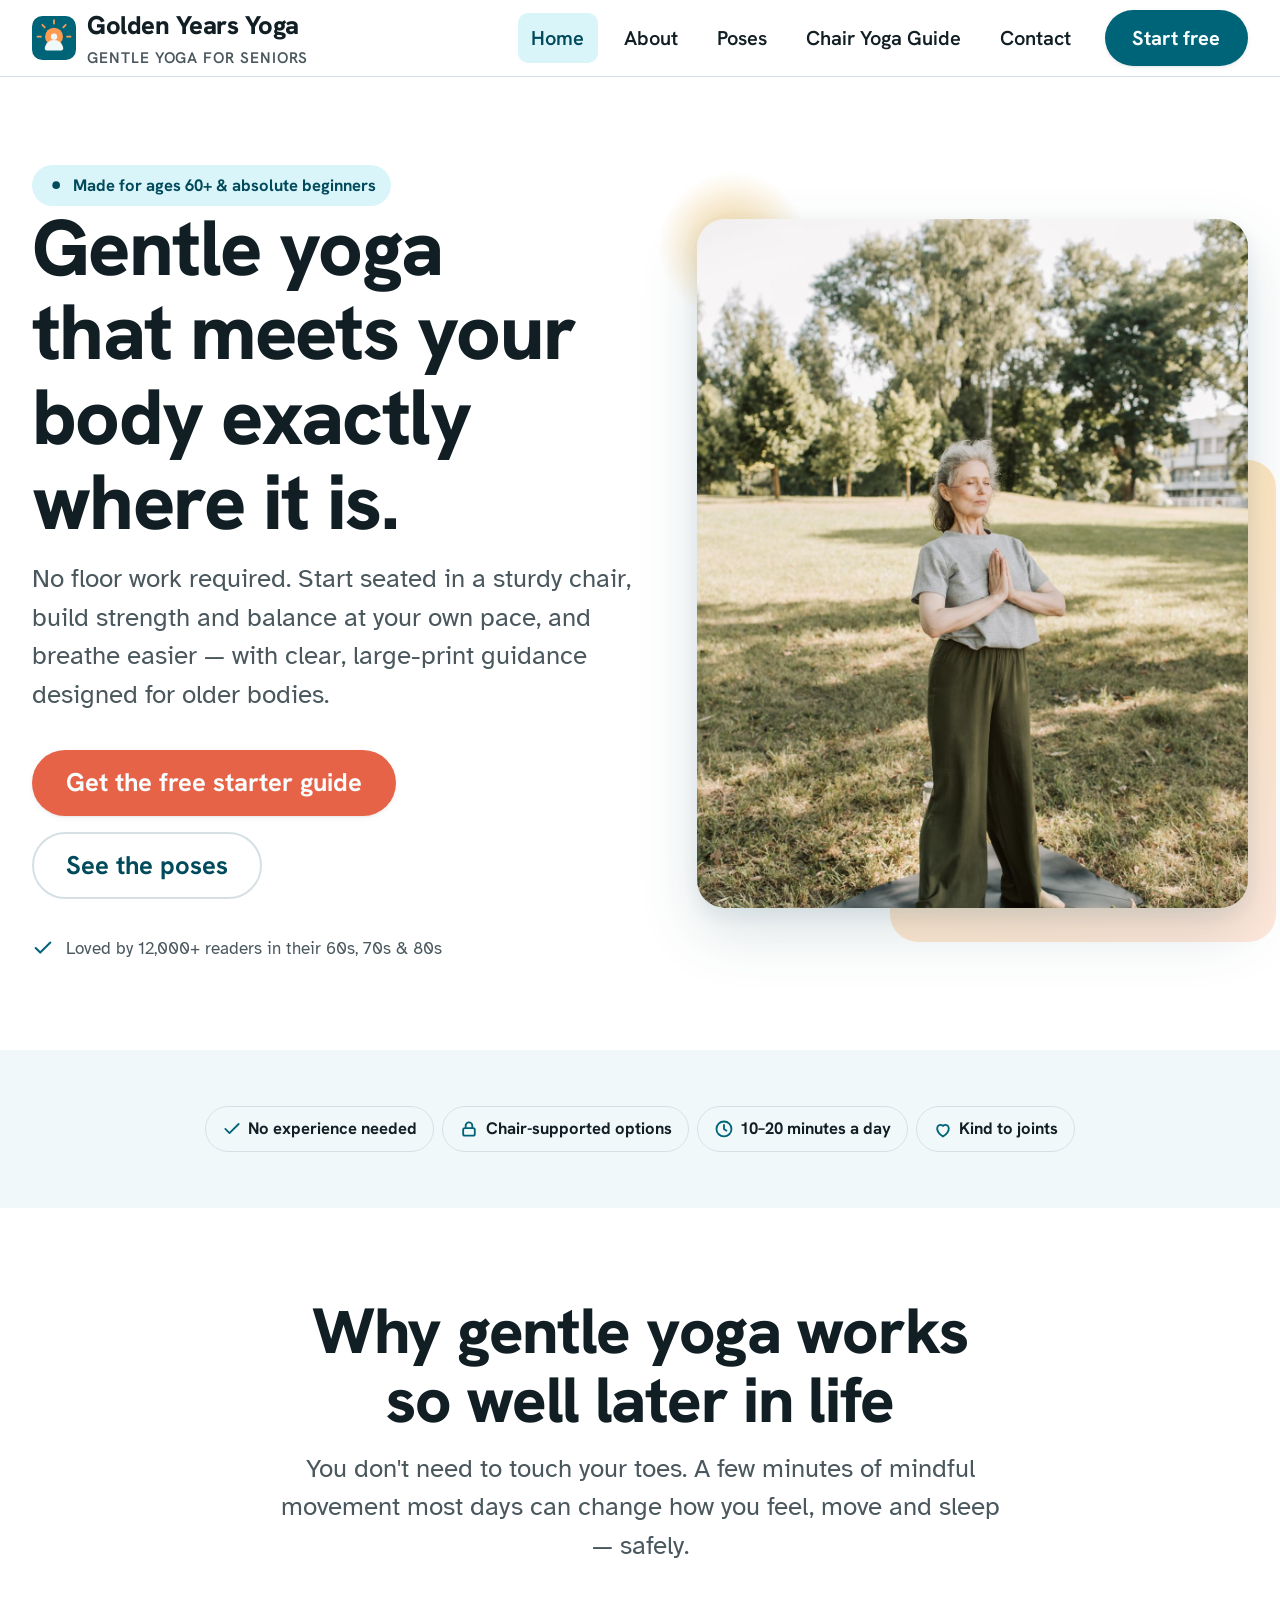
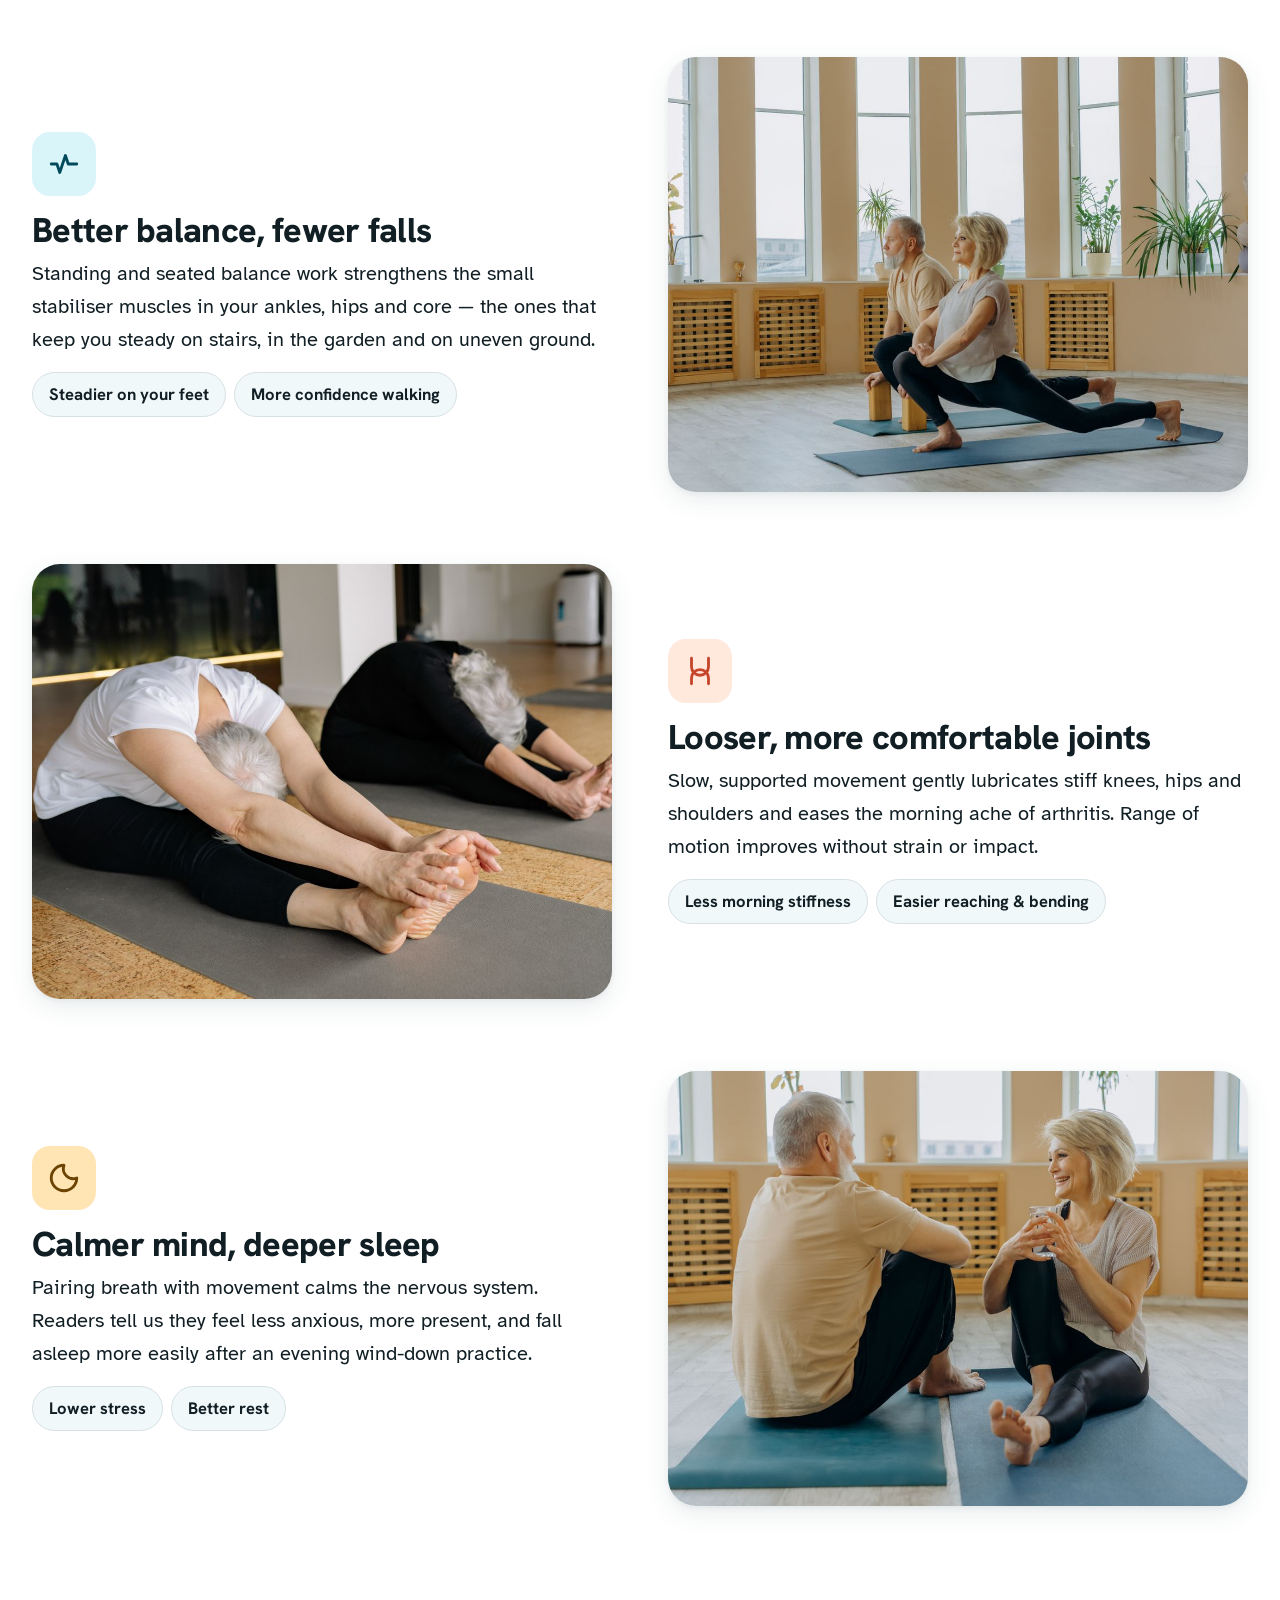
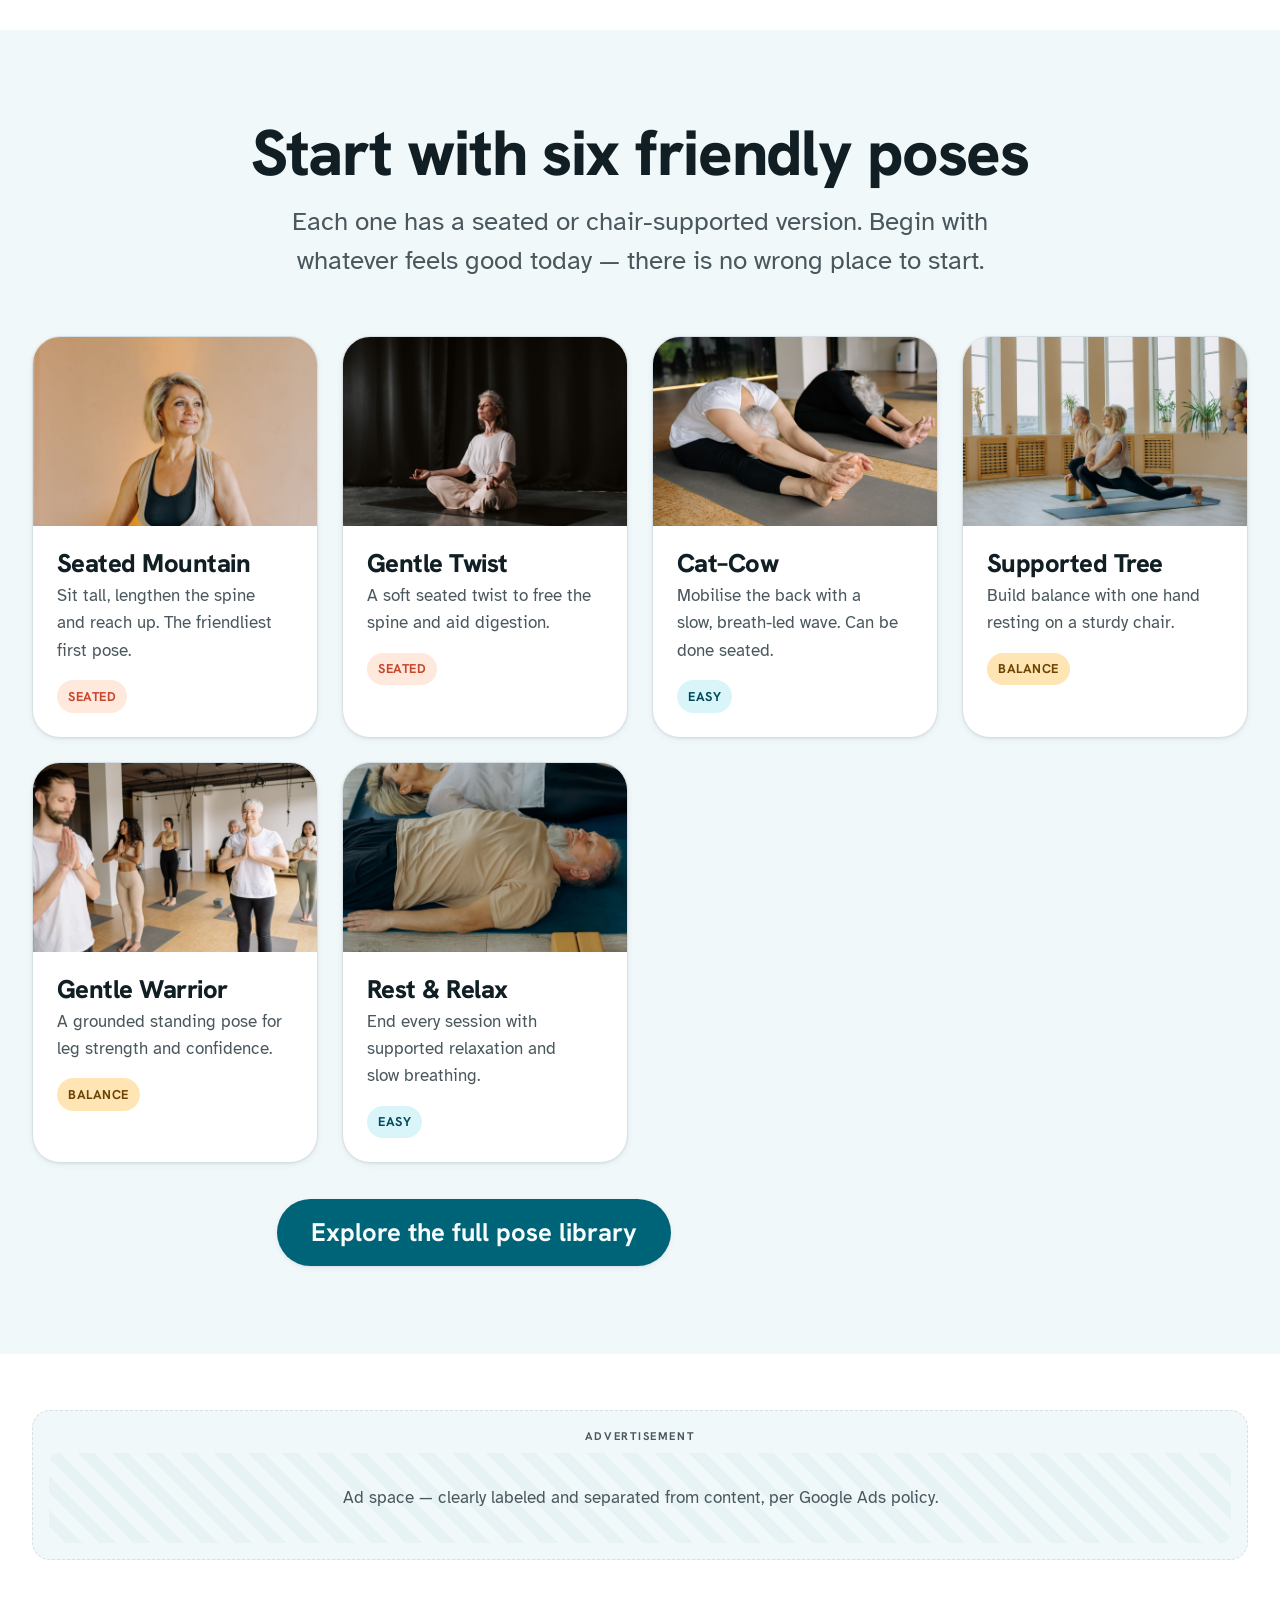
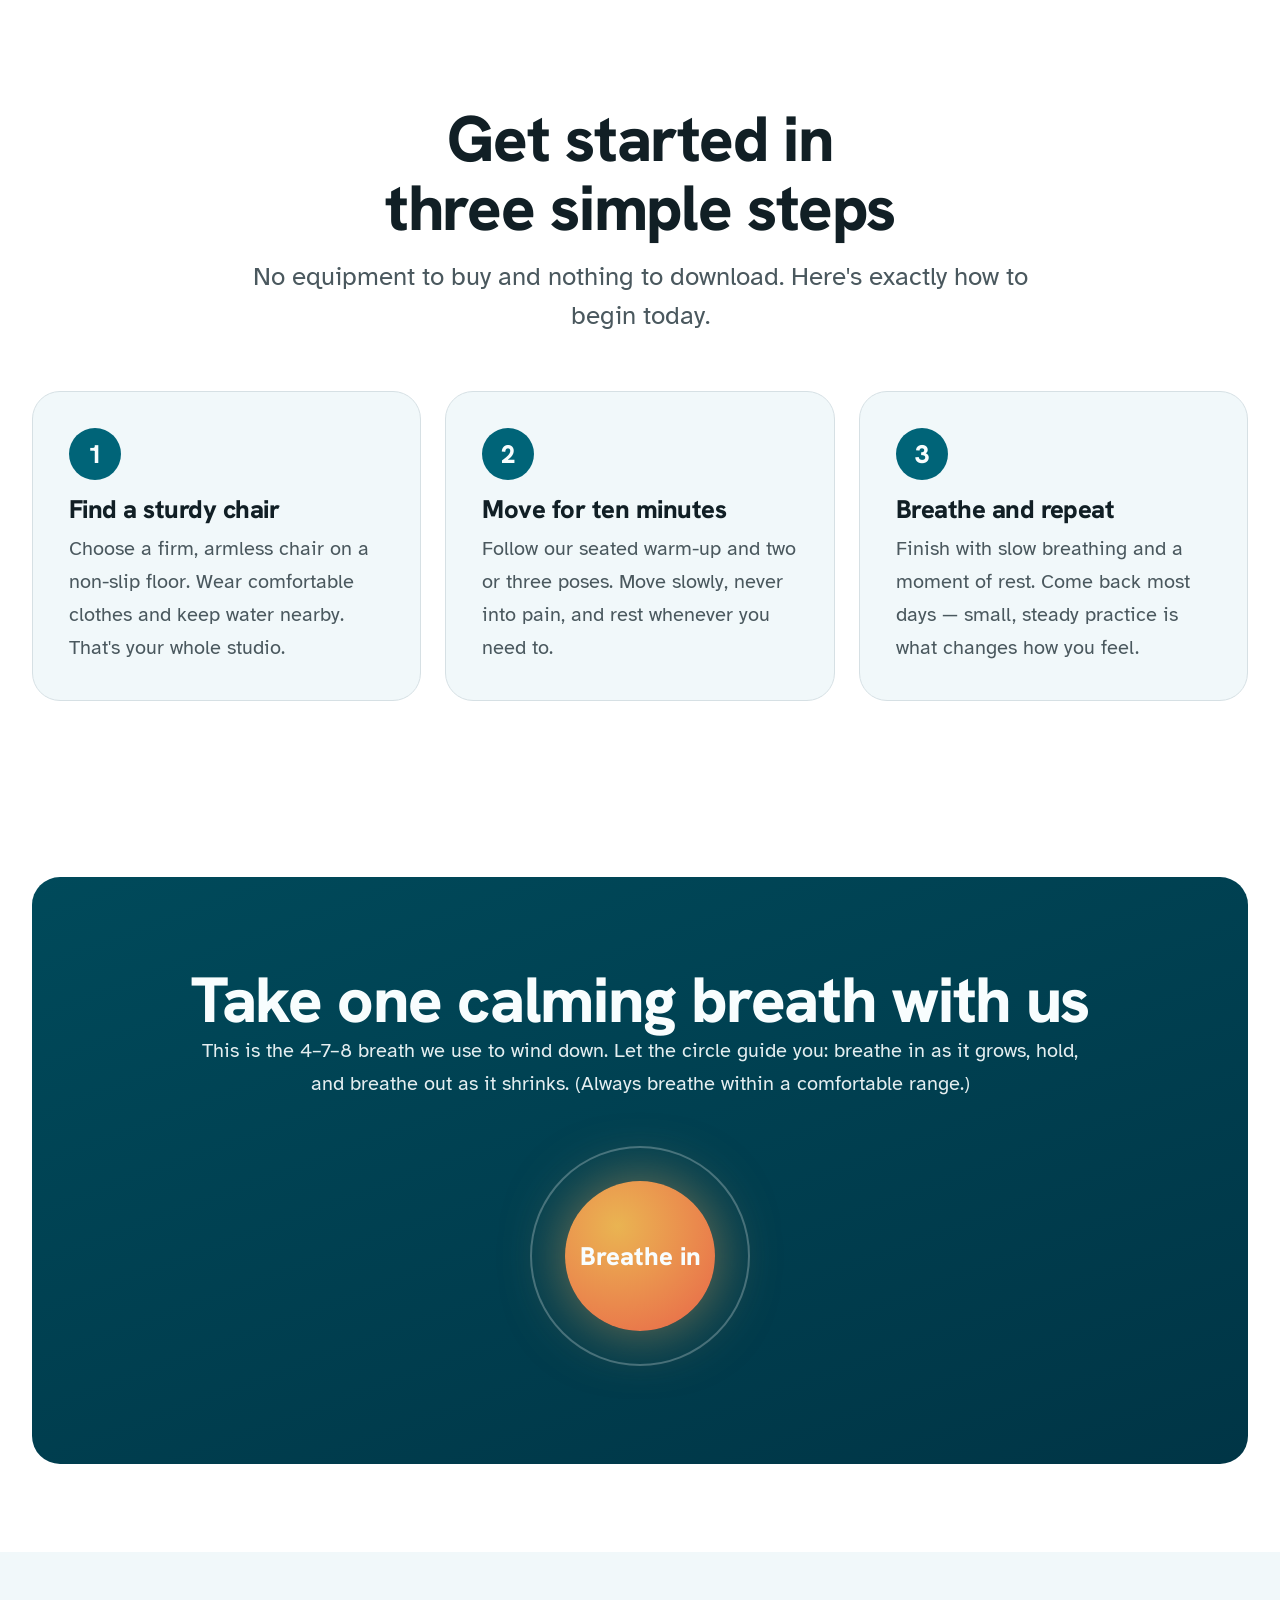
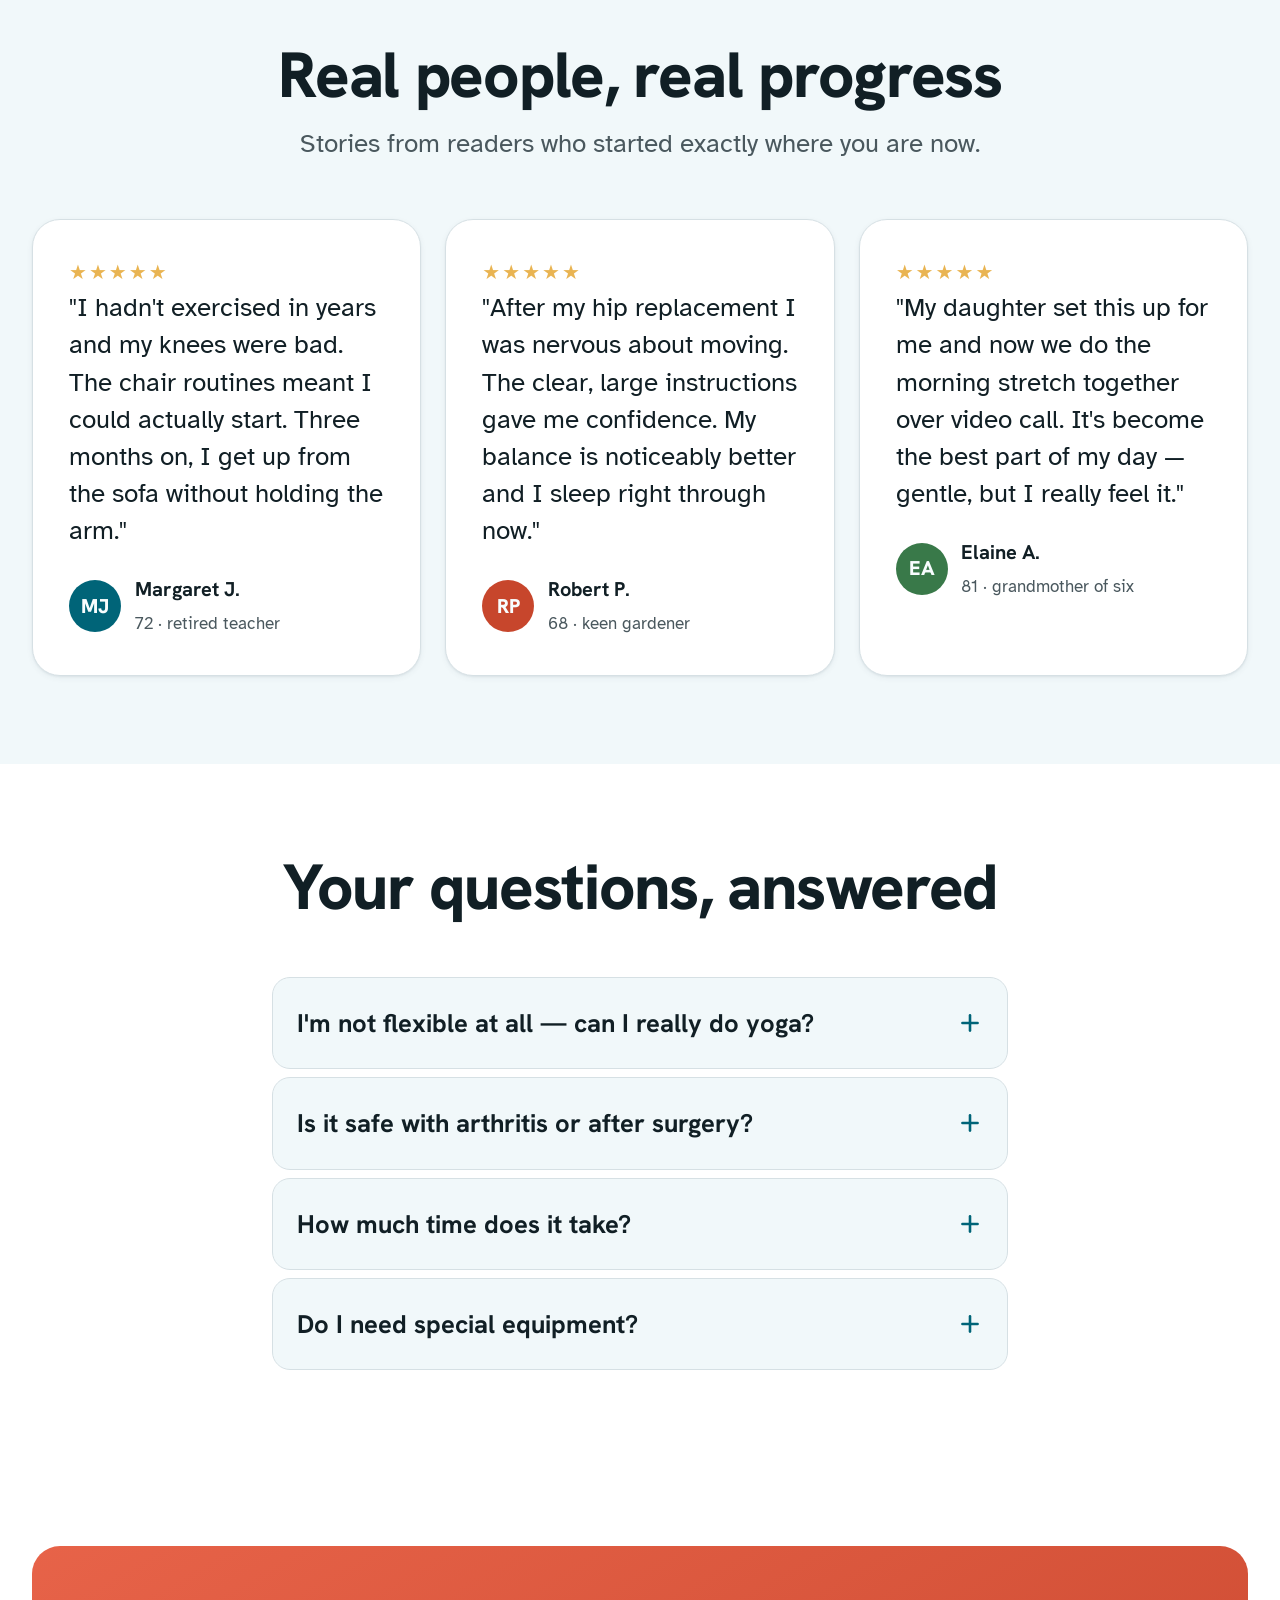
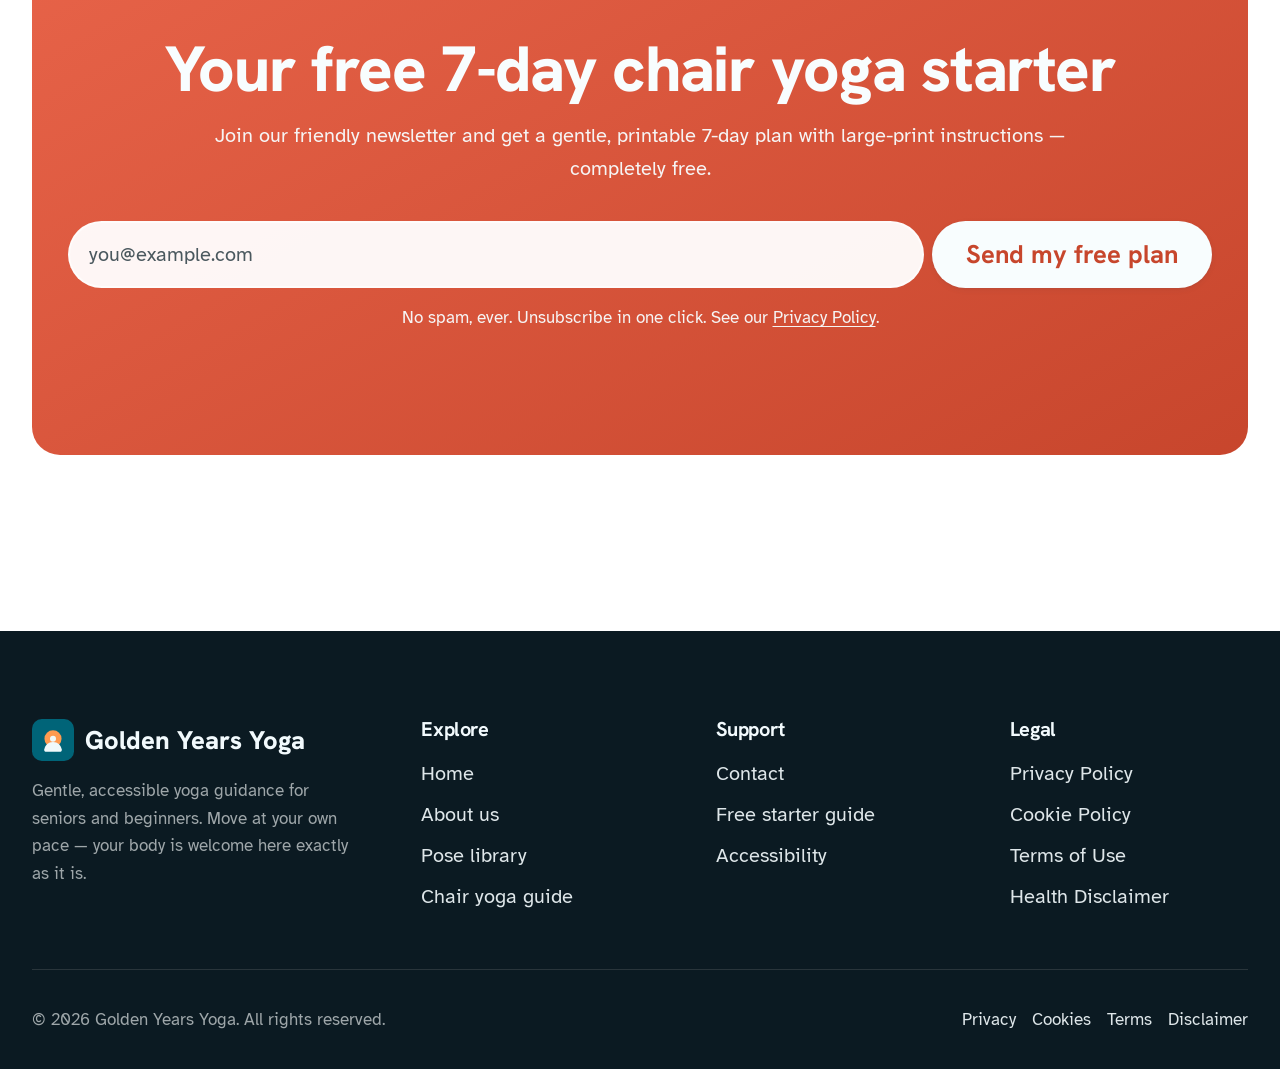
<file: index.html>
<!DOCTYPE html>
<html lang="en">
<head>


<!-- MAMA Privacy-friendly analytics by Plausible -->
<script async src="https://plausible.io/js/pa-9Q2vBQBTygthLADWOwF06.js"></script>
<script>
  window.plausible=window.plausible||function(){(plausible.q=plausible.q||[]).push(arguments)},plausible.init=plausible.init||function(i){plausible.o=i||{}};
  plausible.init()
</script>

  
  <meta charset="UTF-8" />
  <meta name="viewport" content="width=device-width, initial-scale=1.0" />
  <title>Golden Years Yoga — Gentle, Safe Yoga for Seniors & Beginners</title>
  <meta name="description" content="Golden Years Yoga makes gentle, joint-friendly yoga simple for seniors. Chair-supported poses, balance work and breathing — clear, large-print guidance you can start at home today, no experience needed." />
  <meta name="keywords" content="yoga for seniors, chair yoga, gentle yoga, senior fitness, balance exercises, yoga for beginners over 60" />
  <meta name="author" content="Golden Years Yoga" />
  <meta name="robots" content="index, follow" />
  <link rel="canonical" href="https://www.goldenyearsyoga.com/" />
  <meta name="theme-color" content="#15616d" />


  <!-- Open Graph -->
  <meta property="og:type" content="website" />
  <meta property="og:title" content="Golden Years Yoga — Gentle, Safe Yoga for Seniors" />
  <meta property="og:description" content="Chair-supported poses, balance and breathing for seniors. Clear, large-print guidance you can start at home today." />
  <meta property="og:url" content="https://www.goldenyearsyoga.com/" />

  <link rel="icon" type="image/svg+xml" href="assets/img/favicon.svg" />
  <link rel="apple-touch-icon" href="assets/img/favicon.svg" />
  <link rel="manifest" href="site.webmanifest" />

  <link rel="preconnect" href="https://fonts.googleapis.com" />
  <link rel="preconnect" href="https://fonts.gstatic.com" crossorigin />
  <link href="https://fonts.googleapis.com/css2?family=Hanken+Grotesk:wght@500;600;700;800&family=Atkinson+Hyperlegible:wght@400;700&display=swap" rel="stylesheet" />
  <link rel="stylesheet" href="assets/css/styles.css" />

  <!-- Structured data: Organization + medical-adjacent disclaimer context -->
  <script type="application/ld+json">
  {
    "@context": "https://schema.org",
    "@type": "Organization",
    "name": "Golden Years Yoga",
    "url": "https://www.goldenyearsyoga.com/",
    "description": "Gentle, chair-friendly yoga guidance for seniors and beginners.",
    "email": "contact@goldenyearsyoga.com",
    "areaServed": "Worldwide"
  }
  </script>
</head>
<body>
  <a class="skip-link" href="#main">Skip to main content</a>

  <!-- ============================ HEADER ============================ -->
  <header class="site-header">
    <div class="container">
      <nav class="nav" aria-label="Primary">
        <a class="brand" href="index.html" aria-label="Golden Years Yoga home">
          <svg class="brand__mark" viewBox="0 0 64 64" aria-hidden="true">
            <rect width="64" height="64" rx="15" fill="oklch(0.46 0.092 215)"/>
            <circle cx="32" cy="30" r="13" fill="oklch(0.78 0.15 55)"/>
            <g stroke="oklch(0.78 0.15 55)" stroke-width="2.6" stroke-linecap="round">
              <line x1="32" y1="6" x2="32" y2="11"/><line x1="15" y1="13" x2="18.5" y2="16.5"/>
              <line x1="49" y1="13" x2="45.5" y2="16.5"/><line x1="8" y1="30" x2="13" y2="30"/><line x1="56" y1="30" x2="51" y2="30"/>
            </g>
            <g fill="oklch(0.975 0.01 210)">
              <circle cx="32" cy="30" r="4.6"/>
              <path d="M32 35c-7 0-12 4.6-13.4 11.4-.4 2 1.1 3.6 3.1 3.6h20.6c2 0 3.5-1.6 3.1-3.6C44 39.6 39 35 32 35Z"/>
            </g>
          </svg>
          <span class="brand__name">Golden Years Yoga<small>Gentle yoga for seniors</small></span>
        </a>

        <button class="nav__toggle" aria-expanded="false" aria-controls="primary-nav" aria-label="Open menu">
          <svg viewBox="0 0 24 24" fill="none" stroke="currentColor" stroke-width="2.4" stroke-linecap="round"><line x1="4" y1="7" x2="20" y2="7"/><line x1="4" y1="12" x2="20" y2="12"/><line x1="4" y1="17" x2="20" y2="17"/></svg>
        </button>

        <ul class="nav__links" id="primary-nav">
          <li><a href="index.html" aria-current="page">Home</a></li>
          <li><a href="about.html">About</a></li>
          <li><a href="poses.html">Poses</a></li>
          <li><a href="chair-yoga.html">Chair Yoga Guide</a></li>
          <li><a href="contact.html">Contact</a></li>
          <li class="nav__cta"><a class="btn btn--primary" href="contact.html#start">Start free</a></li>
        </ul>
      </nav>
    </div>
  </header>

  <main id="main">
    <!-- ============================ HERO ============================ -->
    <section class="hero">
      <div class="container">
        <div class="hero__grid">
          <div class="hero__copy">
            <span class="eyebrow reveal">
              <svg viewBox="0 0 24 24" fill="currentColor" aria-hidden="true"><circle cx="12" cy="12" r="5"/></svg>
              Made for ages 60+ &amp; absolute beginners
            </span>
            <h1 class="reveal" data-delay="60">Gentle yoga that meets your body exactly where it is.</h1>
            <p class="lede reveal" data-delay="120">No floor work required. Start seated in a sturdy chair, build strength and balance at your own pace, and breathe easier — with clear, large-print guidance designed for older bodies.</p>
            <div class="hero__cta reveal" data-delay="180">
              <a class="btn btn--accent btn--lg" href="contact.html#start">Get the free starter guide</a>
              <a class="btn btn--ghost btn--lg" href="poses.html">See the poses</a>
            </div>
            <p class="hero__trust reveal" data-delay="240">
              <svg viewBox="0 0 24 24" width="22" height="22" fill="none" stroke="oklch(0.46 0.092 215)" stroke-width="2.2" stroke-linecap="round" stroke-linejoin="round" aria-hidden="true"><path d="M20 6 9 17l-5-5"/></svg>
              Loved by 12,000+ readers in their 60s, 70s &amp; 80s
            </p>
          </div>

          <!-- Hero photograph -->
          <div class="hero__art reveal" data-delay="120">
            <img src="assets/img/photos/p8939949.jpg" width="1200" height="1500"
                 alt="An older woman standing barefoot on a mat in a sunlit park, eyes closed and palms together at her heart in a calm, centring breath."
                 fetchpriority="high" />
          </div>
        </div>
      </div>
    </section>

    <!-- ===================== REASSURANCE STRIP ===================== -->
    <section class="section--tight bg-surface">
      <div class="container">
        <ul class="pill-row reveal" style="justify-content:center">
          <li class="pill"><svg viewBox="0 0 24 24" fill="none" stroke="currentColor" stroke-width="2.2" stroke-linecap="round" stroke-linejoin="round" aria-hidden="true"><path d="M20 6 9 17l-5-5"/></svg> No experience needed</li>
          <li class="pill"><svg viewBox="0 0 24 24" fill="none" stroke="currentColor" stroke-width="2.2" stroke-linecap="round" stroke-linejoin="round" aria-hidden="true"><rect x="5" y="11" width="14" height="9" rx="2"/><path d="M8 11V8a4 4 0 0 1 8 0v3"/></svg> Chair-supported options</li>
          <li class="pill"><svg viewBox="0 0 24 24" fill="none" stroke="currentColor" stroke-width="2.2" stroke-linecap="round" stroke-linejoin="round" aria-hidden="true"><circle cx="12" cy="12" r="9"/><path d="M12 7v5l3 2"/></svg> 10–20 minutes a day</li>
          <li class="pill"><svg viewBox="0 0 24 24" fill="none" stroke="currentColor" stroke-width="2.2" stroke-linecap="round" stroke-linejoin="round" aria-hidden="true"><path d="M12 21s-7-4.4-7-10a4 4 0 0 1 7-2.6A4 4 0 0 1 19 11c0 5.6-7 10-7 10Z"/></svg> Kind to joints</li>
        </ul>
      </div>
    </section>

    <!-- ========================= BENEFITS ========================= -->
    <section class="section" aria-labelledby="benefits-title">
      <div class="container">
        <div class="section-head section-head--center reveal">
          <h2 id="benefits-title">Why gentle yoga works so well later in life</h2>
          <p class="lede">You don't need to touch your toes. A few minutes of mindful movement most days can change how you feel, move and sleep — safely.</p>
        </div>

        <div class="features">
          <article class="feature reveal">
            <div>
              <span class="icon-chip" aria-hidden="true"><svg viewBox="0 0 24 24" fill="none" stroke="currentColor" stroke-width="2" stroke-linecap="round" stroke-linejoin="round"><path d="M3 12h4l2 6 4-12 2 6h6"/></svg></span>
              <h3>Better balance, fewer falls</h3>
              <p>Standing and seated balance work strengthens the small stabiliser muscles in your ankles, hips and core — the ones that keep you steady on stairs, in the garden and on uneven ground.</p>
              <ul class="pill-row" style="margin-top:1rem">
                <li class="pill">Steadier on your feet</li>
                <li class="pill">More confidence walking</li>
              </ul>
            </div>
            <div class="feature__art"><img src="assets/img/photos/p7500321.jpg" width="1200" height="900" alt="An older couple in a bright, plant-filled studio holding a supported low lunge, building leg and hip strength." loading="lazy" /></div>
          </article>

          <article class="feature reveal">
            <div>
              <span class="icon-chip icon-chip--accent" aria-hidden="true"><svg viewBox="0 0 24 24" fill="none" stroke="currentColor" stroke-width="2" stroke-linecap="round" stroke-linejoin="round"><path d="M6 3v6a6 6 0 0 0 12 0V3"/><path d="M6 21v-4a6 6 0 0 1 12 0v4"/></svg></span>
              <h3>Looser, more comfortable joints</h3>
              <p>Slow, supported movement gently lubricates stiff knees, hips and shoulders and eases the morning ache of arthritis. Range of motion improves without strain or impact.</p>
              <ul class="pill-row" style="margin-top:1rem">
                <li class="pill">Less morning stiffness</li>
                <li class="pill">Easier reaching &amp; bending</li>
              </ul>
            </div>
            <div class="feature__art"><img src="assets/img/photos/p8436479.jpg" width="1200" height="900" alt="Two older women in a seated forward fold, gently lengthening the spine and the backs of the legs." loading="lazy" /></div>
          </article>

          <article class="feature reveal">
            <div>
              <span class="icon-chip icon-chip--gold" aria-hidden="true"><svg viewBox="0 0 24 24" fill="none" stroke="currentColor" stroke-width="2" stroke-linecap="round" stroke-linejoin="round"><path d="M12 3a9 9 0 1 0 9 9 7 7 0 0 1-9-9Z"/></svg></span>
              <h3>Calmer mind, deeper sleep</h3>
              <p>Pairing breath with movement calms the nervous system. Readers tell us they feel less anxious, more present, and fall asleep more easily after an evening wind-down practice.</p>
              <ul class="pill-row" style="margin-top:1rem">
                <li class="pill">Lower stress</li>
                <li class="pill">Better rest</li>
              </ul>
            </div>
            <div class="feature__art"><img src="assets/img/photos/p7530582.jpg" width="1200" height="900" alt="A relaxed older couple sitting on their mats, smiling together and sharing a glass of water after class." loading="lazy" /></div>
          </article>
        </div>
      </div>
    </section>

    <!-- ====================== POSE GALLERY ======================== -->
    <section class="section bg-surface" aria-labelledby="poses-title">
      <div class="container">
        <div class="section-head section-head--center reveal">
          <h2 id="poses-title">Start with six friendly poses</h2>
          <p class="lede">Each one has a seated or chair-supported version. Begin with whatever feels good today — there is no wrong place to start.</p>
        </div>

        <div class="pose-grid">
          <article class="pose-card reveal">
            <div class="pose-card__art"><img src="assets/img/photos/p7500708.jpg" width="600" height="400" alt="A smiling older woman sitting tall and cross-legged on a yoga mat." loading="lazy" /></div>
            <div class="pose-card__body"><h3>Seated Mountain</h3><p>Sit tall, lengthen the spine and reach up. The friendliest first pose.</p><span class="tag tag--seated">Seated</span></div>
          </article>
          <article class="pose-card reveal" data-delay="60">
            <div class="pose-card__art"><img src="assets/img/photos/p8939837.jpg" width="600" height="400" alt="An older woman sitting cross-legged in calm meditation with an upright, relaxed spine." loading="lazy" /></div>
            <div class="pose-card__body"><h3>Gentle Twist</h3><p>A soft seated twist to free the spine and aid digestion.</p><span class="tag tag--seated">Seated</span></div>
          </article>
          <article class="pose-card reveal" data-delay="120">
            <div class="pose-card__art"><img src="assets/img/photos/p8436479.jpg" width="600" height="400" alt="Two older women folding gently forward over their legs to stretch the back." loading="lazy" /></div>
            <div class="pose-card__body"><h3>Cat–Cow</h3><p>Mobilise the back with a slow, breath-led wave. Can be done seated.</p><span class="tag tag--easy">Easy</span></div>
          </article>
          <article class="pose-card reveal">
            <div class="pose-card__art"><img src="assets/img/photos/p7500321.jpg" width="600" height="400" alt="An older couple balancing in a supported standing lunge in a sunlit studio." loading="lazy" /></div>
            <div class="pose-card__body"><h3>Supported Tree</h3><p>Build balance with one hand resting on a sturdy chair.</p><span class="tag tag--balance">Balance</span></div>
          </article>
          <article class="pose-card reveal" data-delay="60">
            <div class="pose-card__art"><img src="assets/img/photos/p8436692.jpg" width="600" height="400" alt="A standing yoga class, including older adults, with palms pressed together at the heart." loading="lazy" /></div>
            <div class="pose-card__body"><h3>Gentle Warrior</h3><p>A grounded standing pose for leg strength and confidence.</p><span class="tag tag--balance">Balance</span></div>
          </article>
          <article class="pose-card reveal" data-delay="120">
            <div class="pose-card__art"><img src="assets/img/photos/p7500662.jpg" width="600" height="400" alt="An older couple lying side by side in relaxation pose at the end of a session." loading="lazy" /></div>
            <div class="pose-card__body"><h3>Rest &amp; Relax</h3><p>End every session with supported relaxation and slow breathing.</p><span class="tag tag--easy">Easy</span></div>
          </article>
        </div>
        <p class="text-center" style="margin-top:2.25rem">
          <a class="btn btn--primary btn--lg" href="poses.html">Explore the full pose library</a>
        </p>
      </div>
    </section>

    <!-- ===================== AD SLOT (labeled) ==================== -->
    <div class="container">
      <aside class="ad-slot" aria-label="Advertisement">
        <span class="ad-slot__label">Advertisement</span>
        <div class="ad-slot__area">Ad space — clearly labeled and separated from content, per Google Ads policy.</div>
      </aside>
    </div>

    <!-- ====================== START STEPS ========================= -->
    <section class="section" aria-labelledby="start-title">
      <div class="container">
        <div class="section-head section-head--center reveal">
          <h2 id="start-title">Get started in three simple steps</h2>
          <p class="lede">No equipment to buy and nothing to download. Here's exactly how to begin today.</p>
        </div>
        <ol class="steps" style="list-style:none;padding:0">
          <li class="step reveal">
            <div class="step__num" aria-hidden="true">1</div>
            <h3>Find a sturdy chair</h3>
            <p>Choose a firm, armless chair on a non-slip floor. Wear comfortable clothes and keep water nearby. That's your whole studio.</p>
          </li>
          <li class="step reveal" data-delay="80">
            <div class="step__num" aria-hidden="true">2</div>
            <h3>Move for ten minutes</h3>
            <p>Follow our seated warm-up and two or three poses. Move slowly, never into pain, and rest whenever you need to.</p>
          </li>
          <li class="step reveal" data-delay="160">
            <div class="step__num" aria-hidden="true">3</div>
            <h3>Breathe and repeat</h3>
            <p>Finish with slow breathing and a moment of rest. Come back most days — small, steady practice is what changes how you feel.</p>
          </li>
        </ol>
      </div>
    </section>

    <!-- ===================== BREATHE WIDGET ======================= -->
    <section class="section" aria-labelledby="breathe-title">
      <div class="container">
        <div class="breathe reveal">
          <h2 id="breathe-title">Take one calming breath with us</h2>
          <p>This is the 4–7–8 breath we use to wind down. Let the circle guide you: breathe in as it grows, hold, and breathe out as it shrinks. (Always breathe within a comfortable range.)</p>
          <div class="breathe__stage">
            <div class="breathe__halo" aria-hidden="true"></div>
            <div class="breathe__circle" data-breathe-label aria-hidden="true">Breathe in</div>
          </div>
          <p class="sr-only">A guided breathing animation: inhale for four seconds, hold for seven, exhale for eight.</p>
        </div>
      </div>
    </section>

    <!-- ====================== TESTIMONIALS ======================== -->
    <section class="section bg-surface" aria-labelledby="loved-title">
      <div class="container">
        <div class="section-head section-head--center reveal">
          <h2 id="loved-title">Real people, real progress</h2>
          <p class="lede">Stories from readers who started exactly where you are now.</p>
        </div>
        <div class="quotes">
          <figure class="quote reveal">
            <div class="stars" aria-label="5 out of 5 stars">★★★★★</div>
            <blockquote>"I hadn't exercised in years and my knees were bad. The chair routines meant I could actually start. Three months on, I get up from the sofa without holding the arm."</blockquote>
            <figcaption class="quote__by">
              <span class="avatar" style="background:oklch(0.46 0.092 215)" aria-hidden="true">MJ</span>
              <span><span class="quote__name">Margaret J.</span><br><span class="quote__meta">72 · retired teacher</span></span>
            </figcaption>
          </figure>
          <figure class="quote reveal" data-delay="80">
            <div class="stars" aria-label="5 out of 5 stars">★★★★★</div>
            <blockquote>"After my hip replacement I was nervous about moving. The clear, large instructions gave me confidence. My balance is noticeably better and I sleep right through now."</blockquote>
            <figcaption class="quote__by">
              <span class="avatar" style="background:oklch(0.57 0.17 33)" aria-hidden="true">RP</span>
              <span><span class="quote__name">Robert P.</span><br><span class="quote__meta">68 · keen gardener</span></span>
            </figcaption>
          </figure>
          <figure class="quote reveal" data-delay="160">
            <div class="stars" aria-label="5 out of 5 stars">★★★★★</div>
            <blockquote>"My daughter set this up for me and now we do the morning stretch together over video call. It's become the best part of my day — gentle, but I really feel it."</blockquote>
            <figcaption class="quote__by">
              <span class="avatar" style="background:oklch(0.52 0.10 150)" aria-hidden="true">EA</span>
              <span><span class="quote__name">Elaine A.</span><br><span class="quote__meta">81 · grandmother of six</span></span>
            </figcaption>
          </figure>
        </div>
      </div>
    </section>

    <!-- =========================== FAQ ============================ -->
    <section class="section" aria-labelledby="faq-title">
      <div class="container-narrow">
        <div class="section-head section-head--center reveal">
          <h2 id="faq-title">Your questions, answered</h2>
        </div>
        <div class="faq reveal">
          <details>
            <summary>I'm not flexible at all — can I really do yoga?<span class="faq__icon" aria-hidden="true"><svg viewBox="0 0 24 24" width="26" height="26" fill="none" stroke="currentColor" stroke-width="2.4" stroke-linecap="round"><line x1="12" y1="5" x2="12" y2="19"/><line x1="5" y1="12" x2="19" y2="12"/></svg></span></summary>
            <div><p>Absolutely. Flexibility is a <em>result</em> of practice, not a requirement to begin. Every pose here has a seated or chair-supported version, and you only ever move within your own comfortable range.</p></div>
          </details>
          <details>
            <summary>Is it safe with arthritis or after surgery?<span class="faq__icon" aria-hidden="true"><svg viewBox="0 0 24 24" width="26" height="26" fill="none" stroke="currentColor" stroke-width="2.4" stroke-linecap="round"><line x1="12" y1="5" x2="12" y2="19"/><line x1="5" y1="12" x2="19" y2="12"/></svg></span></summary>
            <div><p>Gentle yoga is widely recommended for joint health, but everybody is different. Please read our <a href="disclaimer.html">health disclaimer</a> and check with your doctor or physiotherapist before starting any new exercise — especially after surgery or with a medical condition.</p></div>
          </details>
          <details>
            <summary>How much time does it take?<span class="faq__icon" aria-hidden="true"><svg viewBox="0 0 24 24" width="26" height="26" fill="none" stroke="currentColor" stroke-width="2.4" stroke-linecap="round"><line x1="12" y1="5" x2="12" y2="19"/><line x1="5" y1="12" x2="19" y2="12"/></svg></span></summary>
            <div><p>As little as ten minutes a day makes a real difference. Consistency matters far more than length — a short daily practice beats an occasional long one.</p></div>
          </details>
          <details>
            <summary>Do I need special equipment?<span class="faq__icon" aria-hidden="true"><svg viewBox="0 0 24 24" width="26" height="26" fill="none" stroke="currentColor" stroke-width="2.4" stroke-linecap="round"><line x1="12" y1="5" x2="12" y2="19"/><line x1="5" y1="12" x2="19" y2="12"/></svg></span></summary>
            <div><p>No. A sturdy chair and comfortable clothes are enough. A yoga mat and a cushion are nice once you're settled in, but never required to start.</p></div>
          </details>
        </div>
      </div>
    </section>

    <!-- ====================== CTA + NEWSLETTER ==================== -->
    <section class="section">
      <div class="container">
        <div class="cta-band reveal">
          <h2>Your free 7-day chair yoga starter</h2>
          <p>Join our friendly newsletter and get a gentle, printable 7-day plan with large-print instructions — completely free.</p>
          <form class="newsletter" action="contact.html" method="get" aria-label="Newsletter sign-up">
            <label class="sr-only" for="hero-email">Your email address</label>
            <input id="hero-email" type="email" name="email" placeholder="you@example.com" autocomplete="email" required />
            <button class="btn btn--light btn--lg" type="submit">Send my free plan</button>
          </form>
          <p style="margin-top:1rem;font-size:var(--step--1)">No spam, ever. Unsubscribe in one click. See our <a href="privacy-policy.html" style="color:inherit;text-decoration:underline">Privacy Policy</a>.</p>
        </div>
      </div>
    </section>
  </main>

  <!-- ============================ FOOTER ============================ -->
  <footer class="site-footer">
    <div class="container">
      <div class="footer-grid">
        <div>
          <span class="footer-brand">
            <svg viewBox="0 0 64 64" aria-hidden="true">
              <rect width="64" height="64" rx="15" fill="oklch(0.46 0.092 215)"/>
              <circle cx="32" cy="30" r="13" fill="oklch(0.78 0.15 55)"/>
              <g fill="oklch(0.975 0.01 210)"><circle cx="32" cy="30" r="4.6"/><path d="M32 35c-7 0-12 4.6-13.4 11.4-.4 2 1.1 3.6 3.1 3.6h20.6c2 0 3.5-1.6 3.1-3.6C44 39.6 39 35 32 35Z"/></g>
            </svg>
            Golden Years Yoga
          </span>
          <p class="footer-disclaimer">Gentle, accessible yoga guidance for seniors and beginners. Move at your own pace — your body is welcome here exactly as it is.</p>
        </div>
        <div class="footer-col">
          <h4>Explore</h4>
          <ul>
            <li><a href="index.html">Home</a></li>
            <li><a href="about.html">About us</a></li>
            <li><a href="poses.html">Pose library</a></li>
            <li><a href="chair-yoga.html">Chair yoga guide</a></li>
          </ul>
        </div>
        <div class="footer-col">
          <h4>Support</h4>
          <ul>
            <li><a href="contact.html">Contact</a></li>
            <li><a href="contact.html#start">Free starter guide</a></li>
            <li><a href="accessibility.html">Accessibility</a></li>
          </ul>
        </div>
        <div class="footer-col">
          <h4>Legal</h4>
          <ul>
            <li><a href="privacy-policy.html">Privacy Policy</a></li>
            <li><a href="cookie-policy.html">Cookie Policy</a></li>
            <li><a href="terms.html">Terms of Use</a></li>
            <li><a href="disclaimer.html">Health Disclaimer</a></li>
          </ul>
        </div>
      </div>
      <div class="footer-bottom">
        <p>© <span data-year>2026</span> Golden Years Yoga. All rights reserved.</p>
        <nav aria-label="Legal">
          <a href="privacy-policy.html">Privacy</a>
          <a href="cookie-policy.html">Cookies</a>
          <a href="terms.html">Terms</a>
          <a href="disclaimer.html">Disclaimer</a>
        </nav>
      </div>
    </div>
  </footer>

  <script src="assets/js/main.js" defer></script>
</body>
</html>
</file>
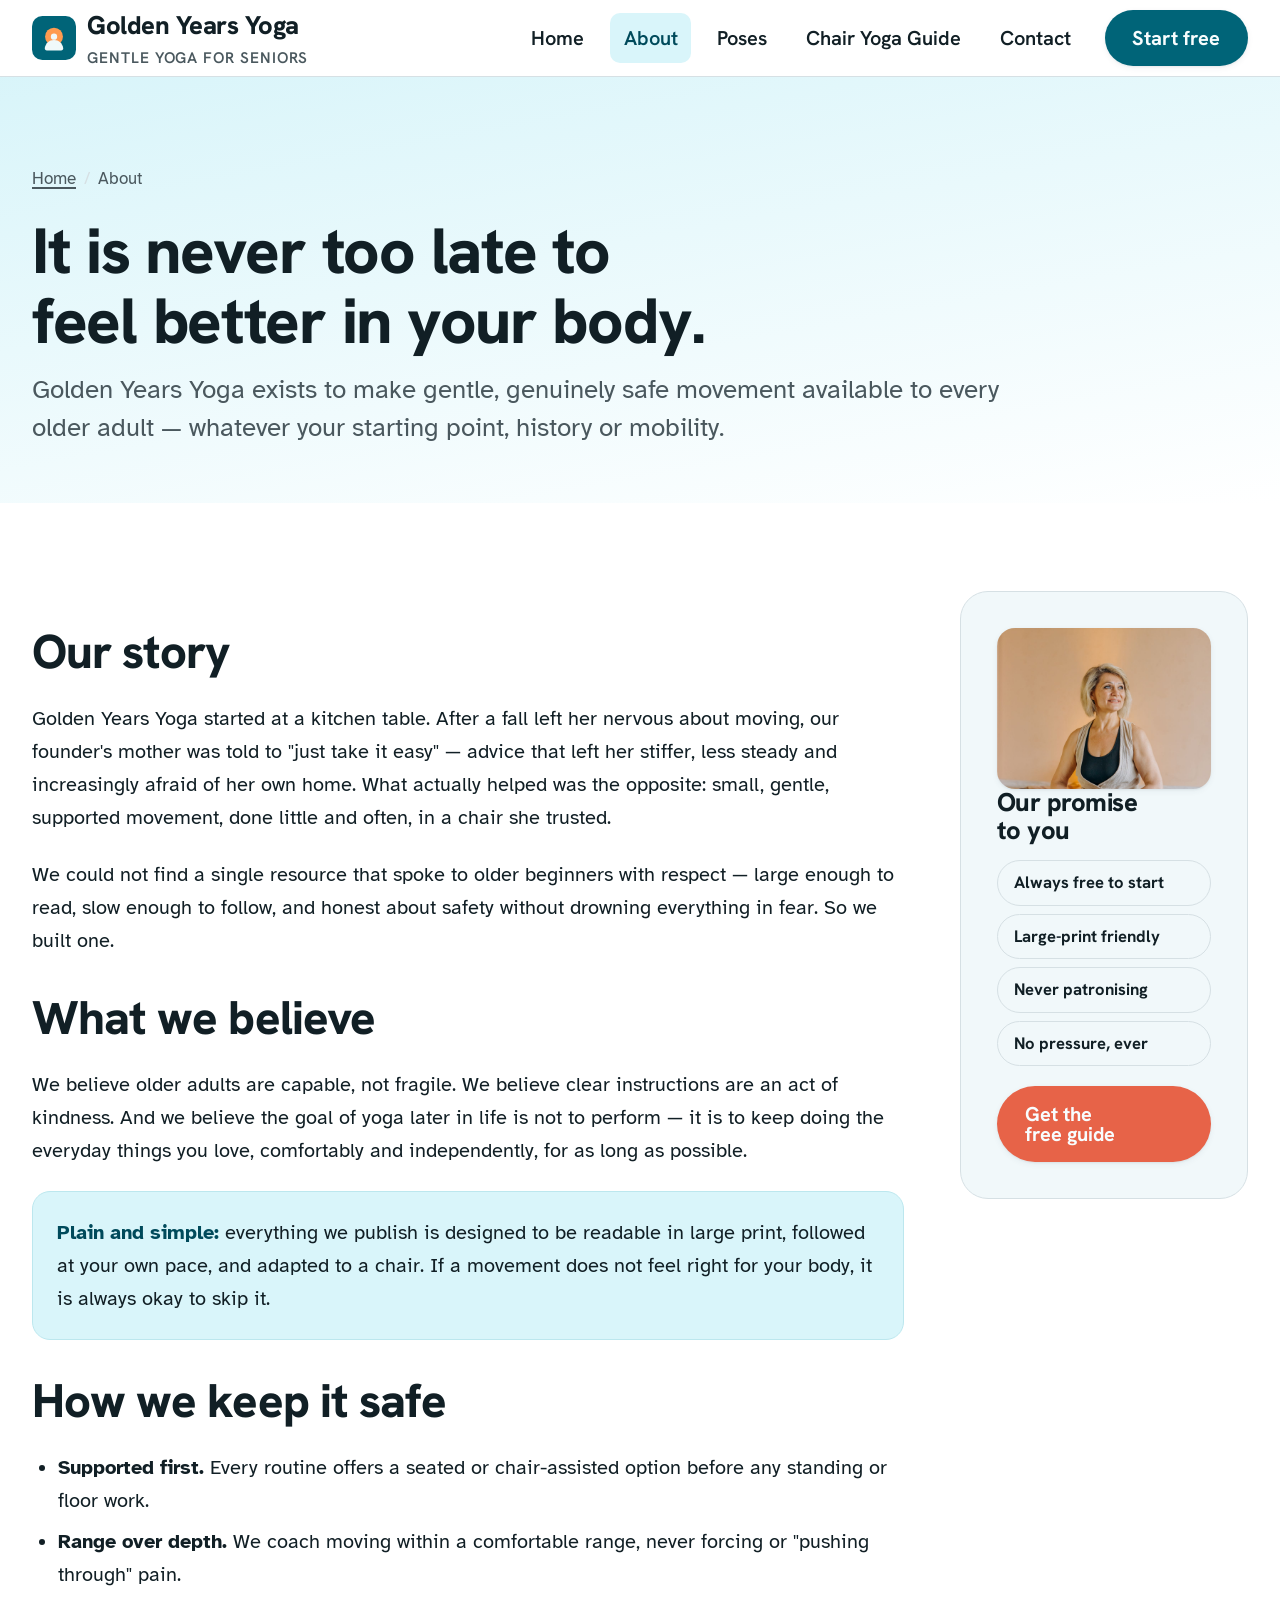
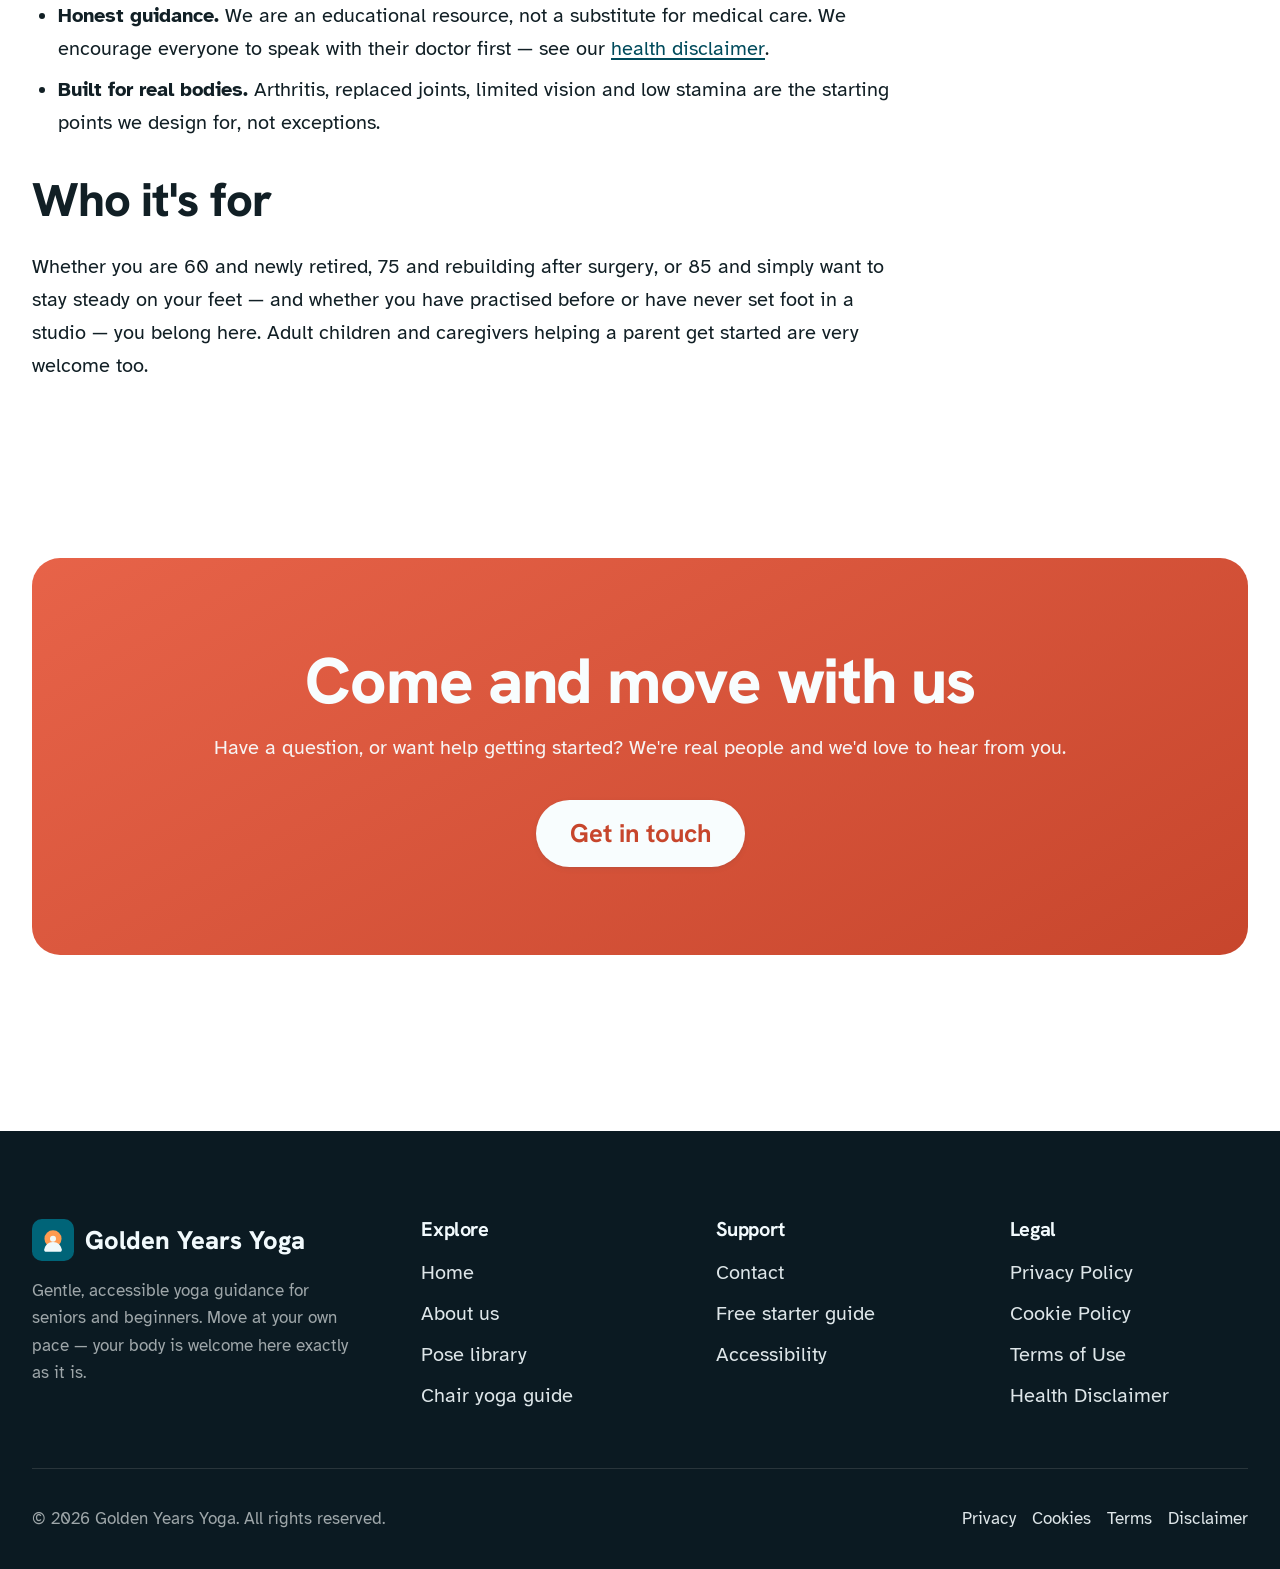
<file: about.html>
<!DOCTYPE html>
<html lang="en">
<head>
  <meta charset="UTF-8" />
  <meta name="viewport" content="width=device-width, initial-scale=1.0" />
  <title>About Us — Golden Years Yoga</title>
  <meta name="description" content="Golden Years Yoga began with one simple belief: it is never too late to feel better in your body. Learn who we are, why we teach gentle senior yoga, and how we keep it safe and welcoming." />
  <link rel="canonical" href="https://www.goldenyearsyoga.com/about.html" />
  <meta name="theme-color" content="#15616d" />
  <link rel="icon" type="image/svg+xml" href="assets/img/favicon.svg" />
  <link rel="apple-touch-icon" href="assets/img/favicon.svg" />
  <link rel="manifest" href="site.webmanifest" />
  <link rel="preconnect" href="https://fonts.googleapis.com" />
  <link rel="preconnect" href="https://fonts.gstatic.com" crossorigin />
  <link href="https://fonts.googleapis.com/css2?family=Hanken+Grotesk:wght@500;600;700;800&family=Atkinson+Hyperlegible:wght@400;700&display=swap" rel="stylesheet" />
  <link rel="stylesheet" href="assets/css/styles.css" />
</head>
<body>
  <a class="skip-link" href="#main">Skip to main content</a>
  <header class="site-header">
    <div class="container">
      <nav class="nav" aria-label="Primary">
        <a class="brand" href="index.html" aria-label="Golden Years Yoga home">
          <svg class="brand__mark" viewBox="0 0 64 64" aria-hidden="true"><rect width="64" height="64" rx="15" fill="oklch(0.46 0.092 215)"/><circle cx="32" cy="30" r="13" fill="oklch(0.78 0.15 55)"/><g fill="oklch(0.975 0.01 210)"><circle cx="32" cy="30" r="4.6"/><path d="M32 35c-7 0-12 4.6-13.4 11.4-.4 2 1.1 3.6 3.1 3.6h20.6c2 0 3.5-1.6 3.1-3.6C44 39.6 39 35 32 35Z"/></g></svg>
          <span class="brand__name">Golden Years Yoga<small>Gentle yoga for seniors</small></span>
        </a>
        <button class="nav__toggle" aria-expanded="false" aria-controls="primary-nav" aria-label="Open menu"><svg viewBox="0 0 24 24" fill="none" stroke="currentColor" stroke-width="2.4" stroke-linecap="round"><line x1="4" y1="7" x2="20" y2="7"/><line x1="4" y1="12" x2="20" y2="12"/><line x1="4" y1="17" x2="20" y2="17"/></svg></button>
        <ul class="nav__links" id="primary-nav">
          <li><a href="index.html">Home</a></li>
          <li><a href="about.html" aria-current="page">About</a></li>
          <li><a href="poses.html">Poses</a></li>
          <li><a href="chair-yoga.html">Chair Yoga Guide</a></li>
          <li><a href="contact.html">Contact</a></li>
          <li class="nav__cta"><a class="btn btn--primary" href="contact.html#start">Start free</a></li>
        </ul>
      </nav>
    </div>
  </header>

  <main id="main">
    <section class="page-hero">
      <div class="container">
        <ol class="breadcrumb"><li><a href="index.html">Home</a></li><li>About</li></ol>
        <h1 class="reveal">It is never too late to feel better in your body.</h1>
        <p class="lede reveal" data-delay="80">Golden Years Yoga exists to make gentle, genuinely safe movement available to every older adult — whatever your starting point, history or mobility.</p>
      </div>
    </section>

    <section class="section">
      <div class="container">
        <div class="article-layout">
          <div class="prose reveal">
            <h2>Our story</h2>
            <p>Golden Years Yoga started at a kitchen table. After a fall left her nervous about moving, our founder's mother was told to "just take it easy" — advice that left her stiffer, less steady and increasingly afraid of her own home. What actually helped was the opposite: small, gentle, supported movement, done little and often, in a chair she trusted.</p>
            <p>We could not find a single resource that spoke to older beginners with respect — large enough to read, slow enough to follow, and honest about safety without drowning everything in fear. So we built one.</p>

            <h2>What we believe</h2>
            <p>We believe older adults are capable, not fragile. We believe clear instructions are an act of kindness. And we believe the goal of yoga later in life is not to perform — it is to keep doing the everyday things you love, comfortably and independently, for as long as possible.</p>

            <div class="callout">
              <p><strong>Plain and simple:</strong> everything we publish is designed to be readable in large print, followed at your own pace, and adapted to a chair. If a movement does not feel right for your body, it is always okay to skip it.</p>
            </div>

            <h2>How we keep it safe</h2>
            <ul>
              <li><strong>Supported first.</strong> Every routine offers a seated or chair-assisted option before any standing or floor work.</li>
              <li><strong>Range over depth.</strong> We coach moving within a comfortable range, never forcing or "pushing through" pain.</li>
              <li><strong>Honest guidance.</strong> We are an educational resource, not a substitute for medical care. We encourage everyone to speak with their doctor first — see our <a href="disclaimer.html">health disclaimer</a>.</li>
              <li><strong>Built for real bodies.</strong> Arthritis, replaced joints, limited vision and low stamina are the starting points we design for, not exceptions.</li>
            </ul>

            <h2>Who it's for</h2>
            <p>Whether you are 60 and newly retired, 75 and rebuilding after surgery, or 85 and simply want to stay steady on your feet — and whether you have practised before or have never set foot in a studio — you belong here. Adult children and caregivers helping a parent get started are very welcome too.</p>
          </div>

          <aside>
            <div class="aside-card reveal">
              <img class="aside-photo" src="assets/img/photos/p7500708.jpg" width="1200" height="900" alt="A smiling older woman sitting tall and cross-legged on her yoga mat." loading="lazy" />
              <h3>Our promise to you</h3>
              <ul class="pill-row" style="flex-direction:column;align-items:stretch">
                <li class="pill" style="justify-content:flex-start">Always free to start</li>
                <li class="pill" style="justify-content:flex-start">Large-print friendly</li>
                <li class="pill" style="justify-content:flex-start">Never patronising</li>
                <li class="pill" style="justify-content:flex-start">No pressure, ever</li>
              </ul>
              <p style="margin-top:1.25rem"><a class="btn btn--accent" href="contact.html#start" style="width:100%">Get the free guide</a></p>
            </div>
          </aside>
        </div>
      </div>
    </section>

    <section class="section">
      <div class="container">
        <div class="cta-band reveal">
          <h2>Come and move with us</h2>
          <p>Have a question, or want help getting started? We're real people and we'd love to hear from you.</p>
          <a class="btn btn--light btn--lg" href="contact.html">Get in touch</a>
        </div>
      </div>
    </section>
  </main>

  <footer class="site-footer">
    <div class="container">
      <div class="footer-grid">
        <div>
          <span class="footer-brand"><svg viewBox="0 0 64 64" aria-hidden="true"><rect width="64" height="64" rx="15" fill="oklch(0.46 0.092 215)"/><circle cx="32" cy="30" r="13" fill="oklch(0.78 0.15 55)"/><g fill="oklch(0.975 0.01 210)"><circle cx="32" cy="30" r="4.6"/><path d="M32 35c-7 0-12 4.6-13.4 11.4-.4 2 1.1 3.6 3.1 3.6h20.6c2 0 3.5-1.6 3.1-3.6C44 39.6 39 35 32 35Z"/></g></svg> Golden Years Yoga</span>
          <p class="footer-disclaimer">Gentle, accessible yoga guidance for seniors and beginners. Move at your own pace — your body is welcome here exactly as it is.</p>
        </div>
        <div class="footer-col"><h4>Explore</h4><ul><li><a href="index.html">Home</a></li><li><a href="about.html">About us</a></li><li><a href="poses.html">Pose library</a></li><li><a href="chair-yoga.html">Chair yoga guide</a></li></ul></div>
        <div class="footer-col"><h4>Support</h4><ul><li><a href="contact.html">Contact</a></li><li><a href="contact.html#start">Free starter guide</a></li><li><a href="accessibility.html">Accessibility</a></li></ul></div>
        <div class="footer-col"><h4>Legal</h4><ul><li><a href="privacy-policy.html">Privacy Policy</a></li><li><a href="cookie-policy.html">Cookie Policy</a></li><li><a href="terms.html">Terms of Use</a></li><li><a href="disclaimer.html">Health Disclaimer</a></li></ul></div>
      </div>
      <div class="footer-bottom">
        <p>© <span data-year>2026</span> Golden Years Yoga. All rights reserved.</p>
        <nav aria-label="Legal"><a href="privacy-policy.html">Privacy</a><a href="cookie-policy.html">Cookies</a><a href="terms.html">Terms</a><a href="disclaimer.html">Disclaimer</a></nav>
      </div>
    </div>
  </footer>
  <script src="assets/js/main.js" defer></script>
</body>
</html>
</file>
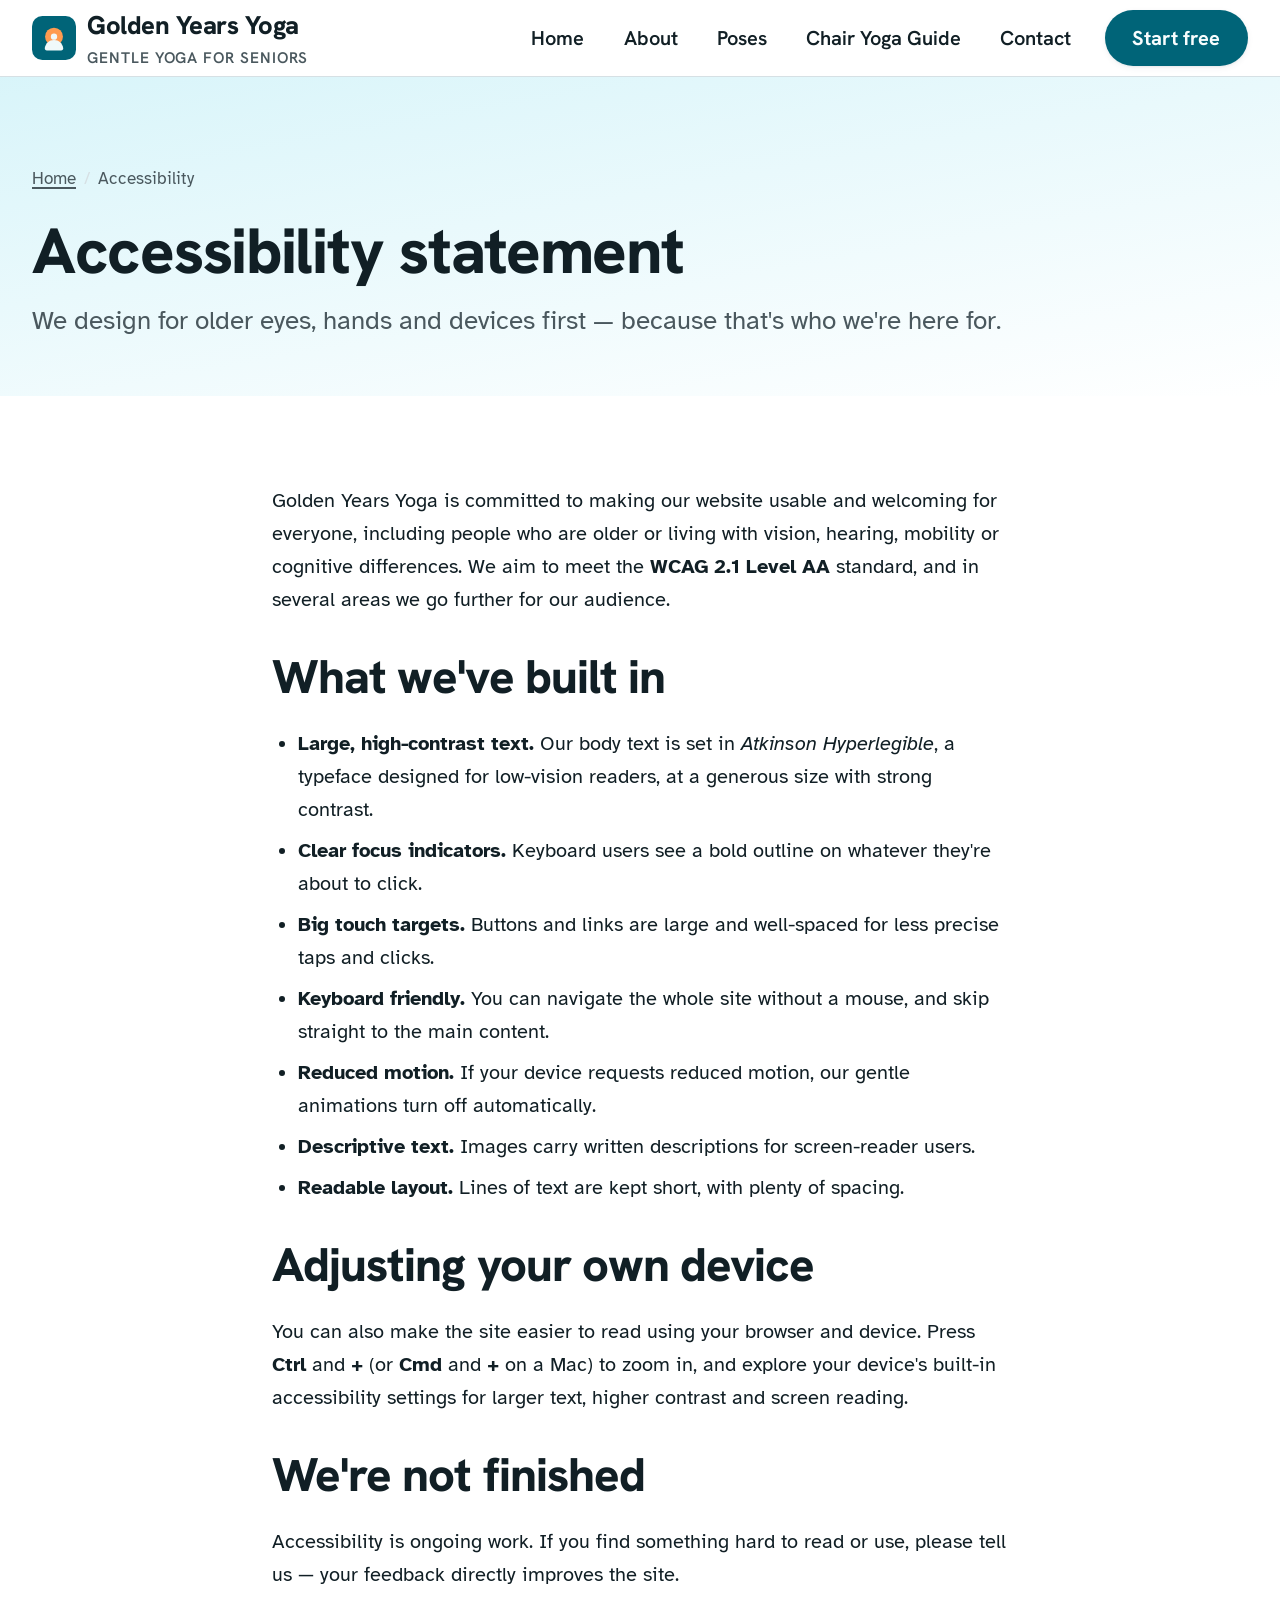
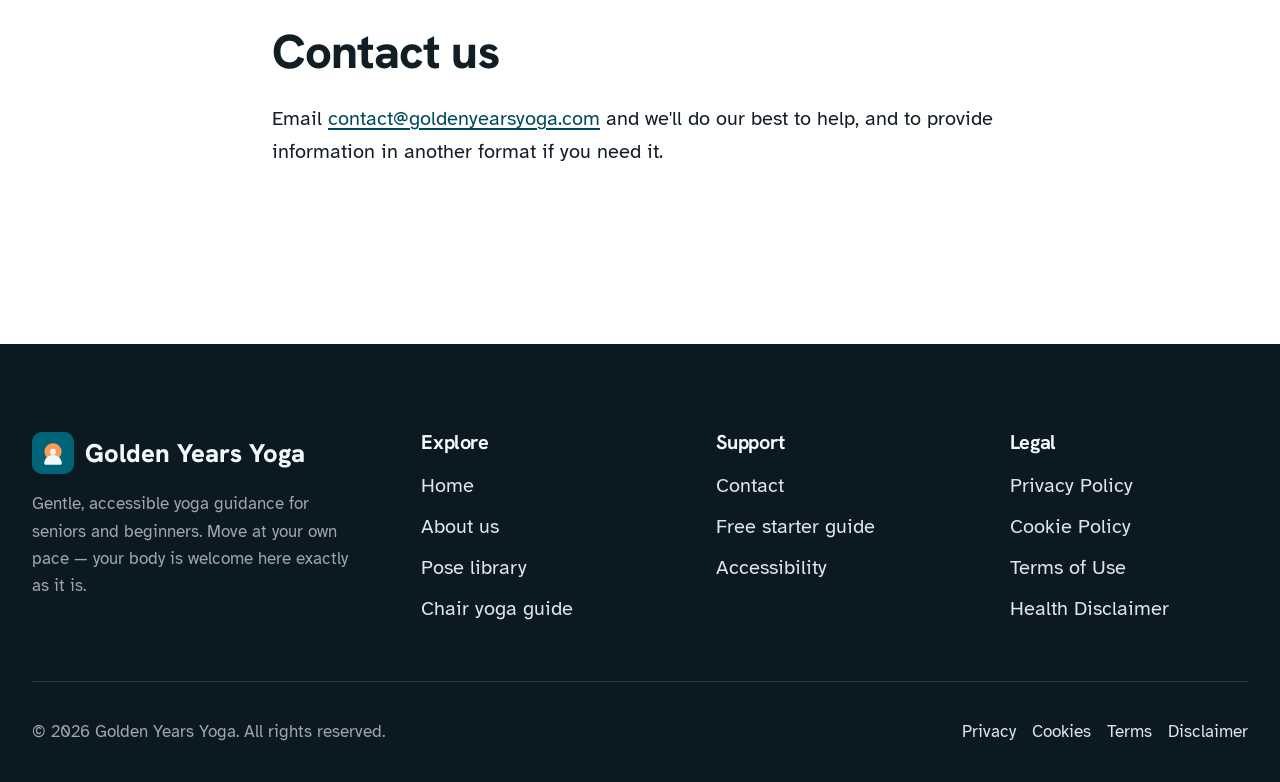
<file: accessibility.html>
<!DOCTYPE html>
<html lang="en">
<head>
  <meta charset="UTF-8" />
  <meta name="viewport" content="width=device-width, initial-scale=1.0" />
  <title>Accessibility Statement — Golden Years Yoga</title>
  <meta name="description" content="Golden Years Yoga is built to be readable and usable for older adults, including those with low vision or reduced mobility. Read our accessibility commitments." />
  <link rel="canonical" href="https://www.goldenyearsyoga.com/accessibility.html" />
  <meta name="theme-color" content="#15616d" />
  <link rel="icon" type="image/svg+xml" href="assets/img/favicon.svg" />
  <link rel="apple-touch-icon" href="assets/img/favicon.svg" />
  <link rel="manifest" href="site.webmanifest" />
  <link rel="preconnect" href="https://fonts.googleapis.com" />
  <link rel="preconnect" href="https://fonts.gstatic.com" crossorigin />
  <link href="https://fonts.googleapis.com/css2?family=Hanken+Grotesk:wght@500;600;700;800&family=Atkinson+Hyperlegible:wght@400;700&display=swap" rel="stylesheet" />
  <link rel="stylesheet" href="assets/css/styles.css" />
</head>
<body>
  <a class="skip-link" href="#main">Skip to main content</a>
  <header class="site-header">
    <div class="container">
      <nav class="nav" aria-label="Primary">
        <a class="brand" href="index.html" aria-label="Golden Years Yoga home">
          <svg class="brand__mark" viewBox="0 0 64 64" aria-hidden="true"><rect width="64" height="64" rx="15" fill="oklch(0.46 0.092 215)"/><circle cx="32" cy="30" r="13" fill="oklch(0.78 0.15 55)"/><g fill="oklch(0.975 0.01 210)"><circle cx="32" cy="30" r="4.6"/><path d="M32 35c-7 0-12 4.6-13.4 11.4-.4 2 1.1 3.6 3.1 3.6h20.6c2 0 3.5-1.6 3.1-3.6C44 39.6 39 35 32 35Z"/></g></svg>
          <span class="brand__name">Golden Years Yoga<small>Gentle yoga for seniors</small></span>
        </a>
        <button class="nav__toggle" aria-expanded="false" aria-controls="primary-nav" aria-label="Open menu"><svg viewBox="0 0 24 24" fill="none" stroke="currentColor" stroke-width="2.4" stroke-linecap="round"><line x1="4" y1="7" x2="20" y2="7"/><line x1="4" y1="12" x2="20" y2="12"/><line x1="4" y1="17" x2="20" y2="17"/></svg></button>
        <ul class="nav__links" id="primary-nav">
          <li><a href="index.html">Home</a></li>
          <li><a href="about.html">About</a></li>
          <li><a href="poses.html">Poses</a></li>
          <li><a href="chair-yoga.html">Chair Yoga Guide</a></li>
          <li><a href="contact.html">Contact</a></li>
          <li class="nav__cta"><a class="btn btn--primary" href="contact.html#start">Start free</a></li>
        </ul>
      </nav>
    </div>
  </header>

  <main id="main">
    <section class="page-hero">
      <div class="container">
        <ol class="breadcrumb"><li><a href="index.html">Home</a></li><li>Accessibility</li></ol>
        <h1>Accessibility statement</h1>
        <p class="lede">We design for older eyes, hands and devices first — because that's who we're here for.</p>
      </div>
    </section>

    <section class="section">
      <div class="container-narrow">
        <div class="prose">
          <p>Golden Years Yoga is committed to making our website usable and welcoming for everyone, including people who are older or living with vision, hearing, mobility or cognitive differences. We aim to meet the <strong>WCAG 2.1 Level AA</strong> standard, and in several areas we go further for our audience.</p>

          <h2>What we've built in</h2>
          <ul>
            <li><strong>Large, high-contrast text.</strong> Our body text is set in <em>Atkinson Hyperlegible</em>, a typeface designed for low-vision readers, at a generous size with strong contrast.</li>
            <li><strong>Clear focus indicators.</strong> Keyboard users see a bold outline on whatever they're about to click.</li>
            <li><strong>Big touch targets.</strong> Buttons and links are large and well-spaced for less precise taps and clicks.</li>
            <li><strong>Keyboard friendly.</strong> You can navigate the whole site without a mouse, and skip straight to the main content.</li>
            <li><strong>Reduced motion.</strong> If your device requests reduced motion, our gentle animations turn off automatically.</li>
            <li><strong>Descriptive text.</strong> Images carry written descriptions for screen-reader users.</li>
            <li><strong>Readable layout.</strong> Lines of text are kept short, with plenty of spacing.</li>
          </ul>

          <h2>Adjusting your own device</h2>
          <p>You can also make the site easier to read using your browser and device. Press <strong>Ctrl</strong> and <strong>+</strong> (or <strong>Cmd</strong> and <strong>+</strong> on a Mac) to zoom in, and explore your device's built-in accessibility settings for larger text, higher contrast and screen reading.</p>

          <h2>We're not finished</h2>
          <p>Accessibility is ongoing work. If you find something hard to read or use, please tell us — your feedback directly improves the site.</p>

          <h2>Contact us</h2>
          <p>Email <a href="mailto:contact@goldenyearsyoga.com">contact@goldenyearsyoga.com</a> and we'll do our best to help, and to provide information in another format if you need it.</p>
        </div>
      </div>
    </section>
  </main>

  <footer class="site-footer">
    <div class="container">
      <div class="footer-grid">
        <div>
          <span class="footer-brand"><svg viewBox="0 0 64 64" aria-hidden="true"><rect width="64" height="64" rx="15" fill="oklch(0.46 0.092 215)"/><circle cx="32" cy="30" r="13" fill="oklch(0.78 0.15 55)"/><g fill="oklch(0.975 0.01 210)"><circle cx="32" cy="30" r="4.6"/><path d="M32 35c-7 0-12 4.6-13.4 11.4-.4 2 1.1 3.6 3.1 3.6h20.6c2 0 3.5-1.6 3.1-3.6C44 39.6 39 35 32 35Z"/></g></svg> Golden Years Yoga</span>
          <p class="footer-disclaimer">Gentle, accessible yoga guidance for seniors and beginners. Move at your own pace — your body is welcome here exactly as it is.</p>
        </div>
        <div class="footer-col"><h4>Explore</h4><ul><li><a href="index.html">Home</a></li><li><a href="about.html">About us</a></li><li><a href="poses.html">Pose library</a></li><li><a href="chair-yoga.html">Chair yoga guide</a></li></ul></div>
        <div class="footer-col"><h4>Support</h4><ul><li><a href="contact.html">Contact</a></li><li><a href="contact.html#start">Free starter guide</a></li><li><a href="accessibility.html">Accessibility</a></li></ul></div>
        <div class="footer-col"><h4>Legal</h4><ul><li><a href="privacy-policy.html">Privacy Policy</a></li><li><a href="cookie-policy.html">Cookie Policy</a></li><li><a href="terms.html">Terms of Use</a></li><li><a href="disclaimer.html">Health Disclaimer</a></li></ul></div>
      </div>
      <div class="footer-bottom">
        <p>© <span data-year>2026</span> Golden Years Yoga. All rights reserved.</p>
        <nav aria-label="Legal"><a href="privacy-policy.html">Privacy</a><a href="cookie-policy.html">Cookies</a><a href="terms.html">Terms</a><a href="disclaimer.html">Disclaimer</a></nav>
      </div>
    </div>
  </footer>
  <script src="assets/js/main.js" defer></script>
</body>
</html>
</file>
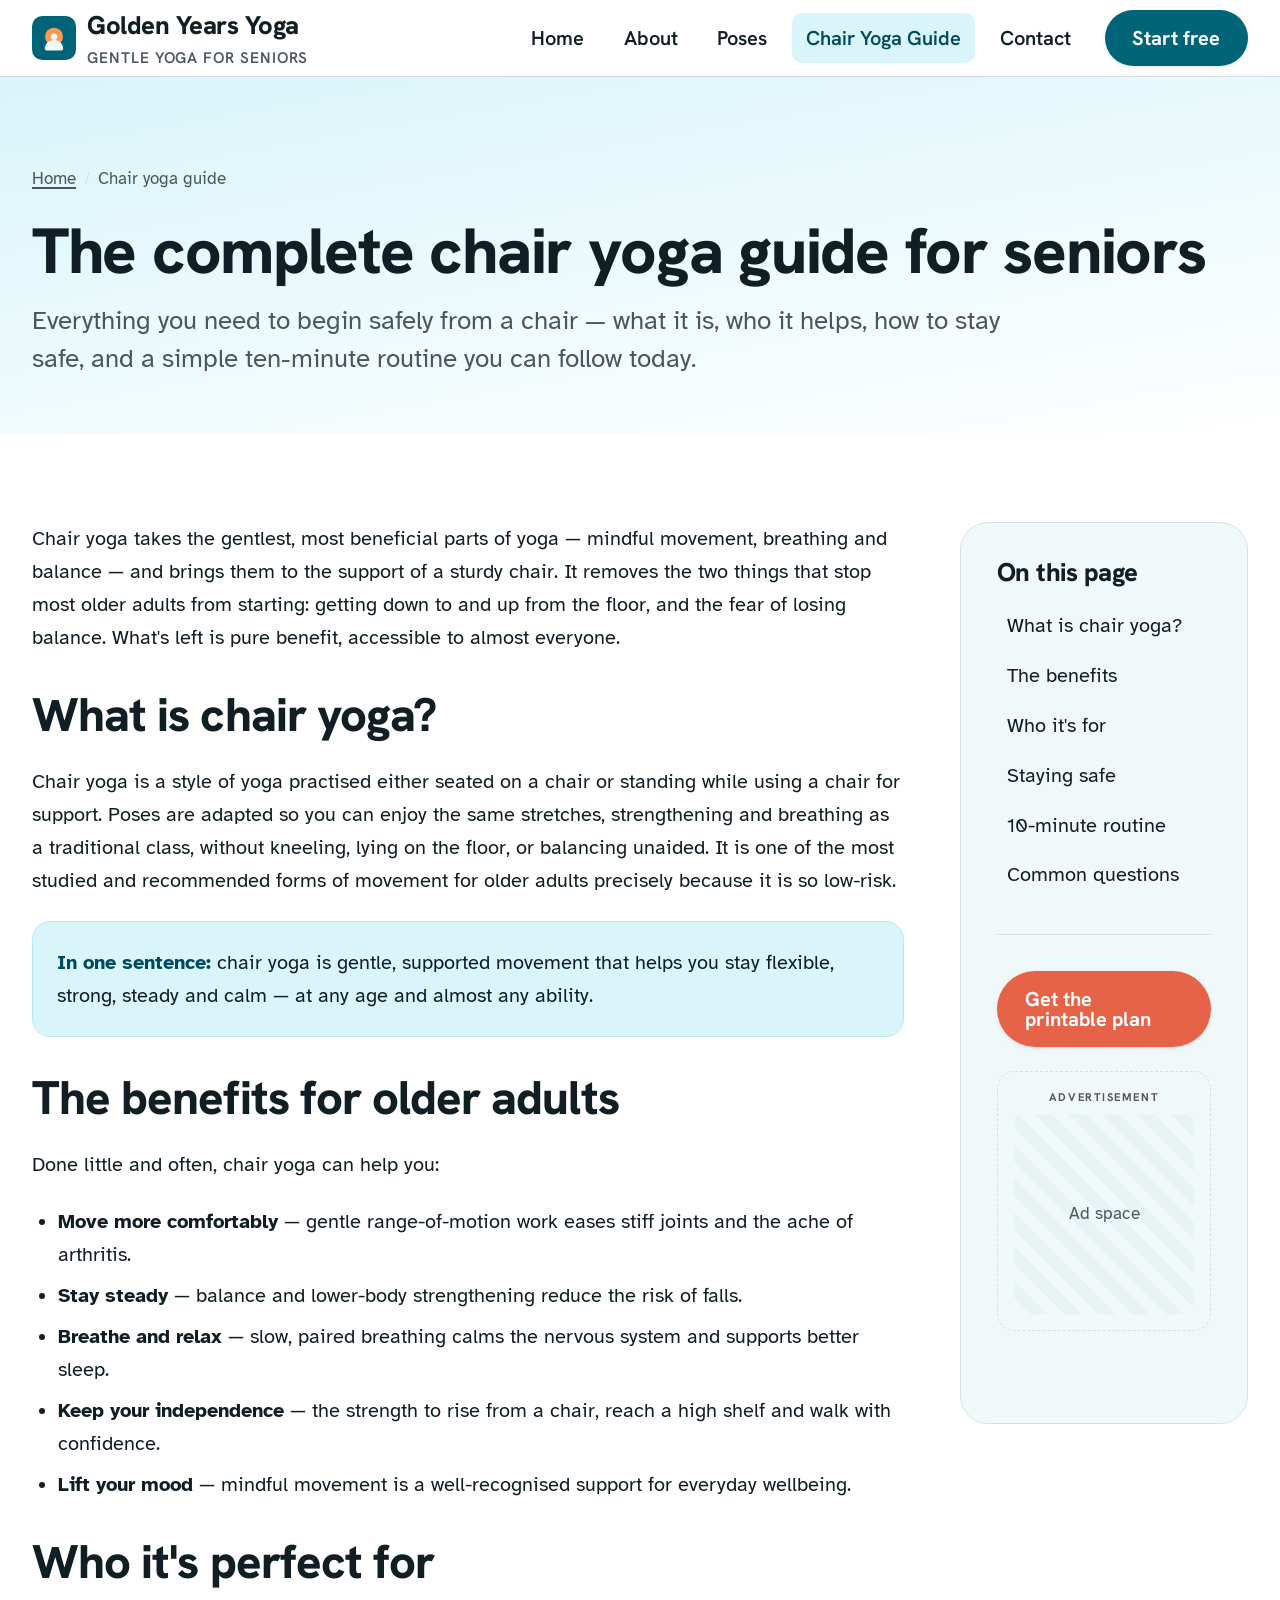
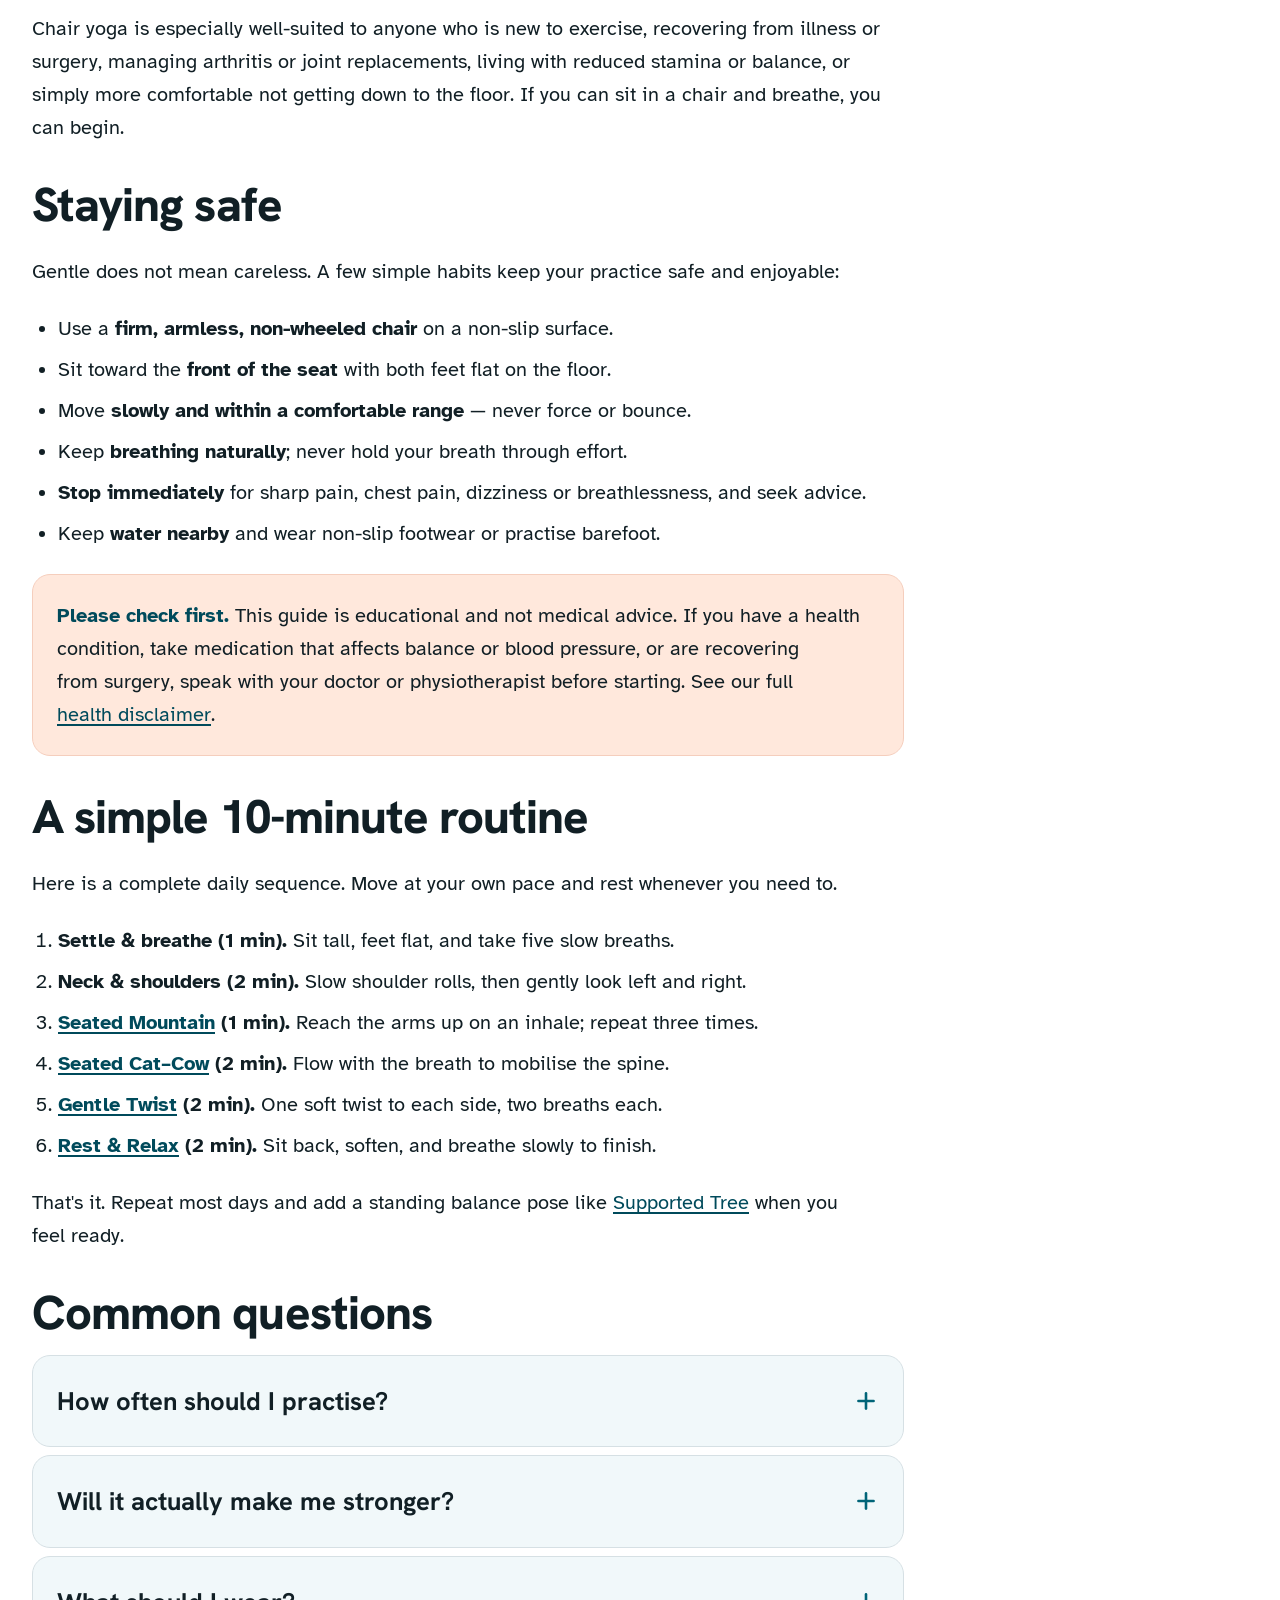
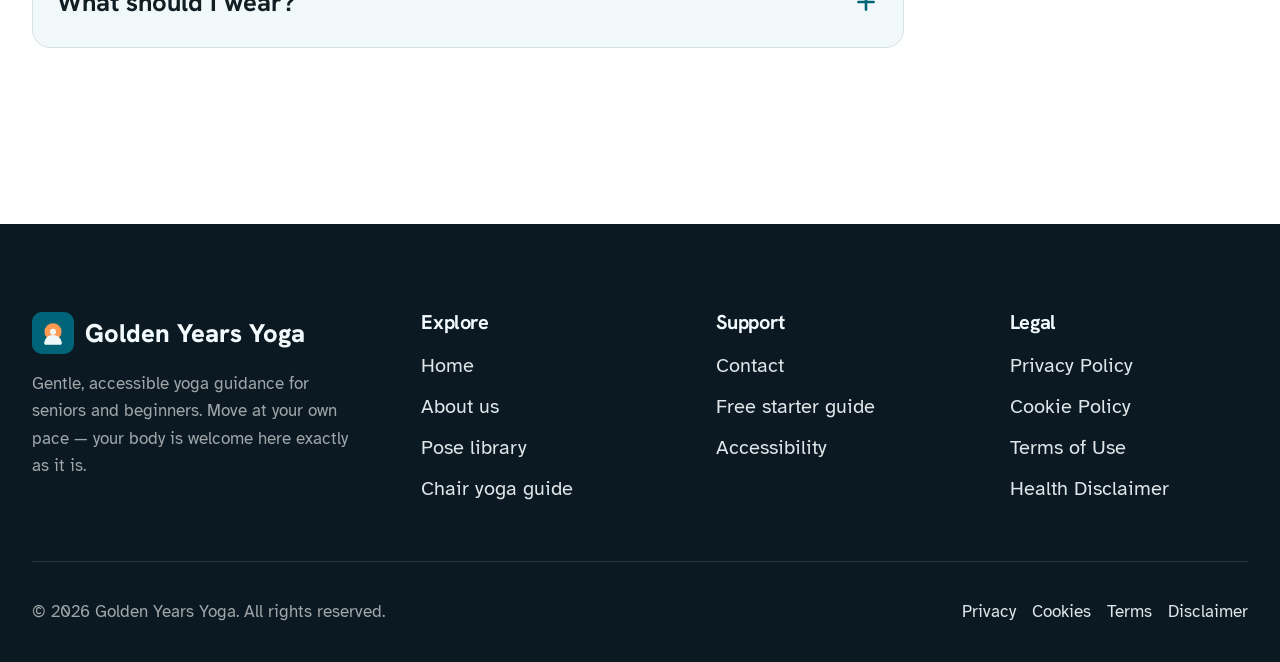
<file: chair-yoga.html>
<!DOCTYPE html>
<html lang="en">
<head>
  <meta charset="UTF-8" />
  <meta name="viewport" content="width=device-width, initial-scale=1.0" />
  <title>The Complete Chair Yoga Guide for Seniors | Golden Years Yoga</title>
  <meta name="description" content="A complete beginner's guide to chair yoga for seniors: what it is, who it helps, safety tips, a 10-minute daily routine, and answers to common questions. Clear, large-print and free." />
  <link rel="canonical" href="https://www.goldenyearsyoga.com/chair-yoga.html" />
  <meta name="theme-color" content="#15616d" />
  <link rel="icon" type="image/svg+xml" href="assets/img/favicon.svg" />
  <link rel="apple-touch-icon" href="assets/img/favicon.svg" />
  <link rel="manifest" href="site.webmanifest" />
  <link rel="preconnect" href="https://fonts.googleapis.com" />
  <link rel="preconnect" href="https://fonts.gstatic.com" crossorigin />
  <link href="https://fonts.googleapis.com/css2?family=Hanken+Grotesk:wght@500;600;700;800&family=Atkinson+Hyperlegible:wght@400;700&display=swap" rel="stylesheet" />
  <link rel="stylesheet" href="assets/css/styles.css" />
  <script type="application/ld+json">
  {
    "@context": "https://schema.org",
    "@type": "Article",
    "headline": "The Complete Chair Yoga Guide for Seniors",
    "author": { "@type": "Organization", "name": "Golden Years Yoga" },
    "publisher": { "@type": "Organization", "name": "Golden Years Yoga" },
    "description": "A complete beginner's guide to chair yoga for seniors."
  }
  </script>
</head>
<body>
  <a class="skip-link" href="#main">Skip to main content</a>
  <header class="site-header">
    <div class="container">
      <nav class="nav" aria-label="Primary">
        <a class="brand" href="index.html" aria-label="Golden Years Yoga home">
          <svg class="brand__mark" viewBox="0 0 64 64" aria-hidden="true"><rect width="64" height="64" rx="15" fill="oklch(0.46 0.092 215)"/><circle cx="32" cy="30" r="13" fill="oklch(0.78 0.15 55)"/><g fill="oklch(0.975 0.01 210)"><circle cx="32" cy="30" r="4.6"/><path d="M32 35c-7 0-12 4.6-13.4 11.4-.4 2 1.1 3.6 3.1 3.6h20.6c2 0 3.5-1.6 3.1-3.6C44 39.6 39 35 32 35Z"/></g></svg>
          <span class="brand__name">Golden Years Yoga<small>Gentle yoga for seniors</small></span>
        </a>
        <button class="nav__toggle" aria-expanded="false" aria-controls="primary-nav" aria-label="Open menu"><svg viewBox="0 0 24 24" fill="none" stroke="currentColor" stroke-width="2.4" stroke-linecap="round"><line x1="4" y1="7" x2="20" y2="7"/><line x1="4" y1="12" x2="20" y2="12"/><line x1="4" y1="17" x2="20" y2="17"/></svg></button>
        <ul class="nav__links" id="primary-nav">
          <li><a href="index.html">Home</a></li>
          <li><a href="about.html">About</a></li>
          <li><a href="poses.html">Poses</a></li>
          <li><a href="chair-yoga.html" aria-current="page">Chair Yoga Guide</a></li>
          <li><a href="contact.html">Contact</a></li>
          <li class="nav__cta"><a class="btn btn--primary" href="contact.html#start">Start free</a></li>
        </ul>
      </nav>
    </div>
  </header>

  <main id="main">
    <section class="page-hero">
      <div class="container">
        <ol class="breadcrumb"><li><a href="index.html">Home</a></li><li>Chair yoga guide</li></ol>
        <h1 class="reveal">The complete chair yoga guide for seniors</h1>
        <p class="lede reveal" data-delay="80">Everything you need to begin safely from a chair — what it is, who it helps, how to stay safe, and a simple ten-minute routine you can follow today.</p>
      </div>
    </section>

    <section class="section">
      <div class="container">
        <div class="article-layout">
          <article class="prose reveal">
            <p>Chair yoga takes the gentlest, most beneficial parts of yoga — mindful movement, breathing and balance — and brings them to the support of a sturdy chair. It removes the two things that stop most older adults from starting: getting down to and up from the floor, and the fear of losing balance. What's left is pure benefit, accessible to almost everyone.</p>

            <h2 id="what">What is chair yoga?</h2>
            <p>Chair yoga is a style of yoga practised either seated on a chair or standing while using a chair for support. Poses are adapted so you can enjoy the same stretches, strengthening and breathing as a traditional class, without kneeling, lying on the floor, or balancing unaided. It is one of the most studied and recommended forms of movement for older adults precisely because it is so low-risk.</p>

            <div class="callout">
              <p><strong>In one sentence:</strong> chair yoga is gentle, supported movement that helps you stay flexible, strong, steady and calm — at any age and almost any ability.</p>
            </div>

            <h2 id="benefits">The benefits for older adults</h2>
            <p>Done little and often, chair yoga can help you:</p>
            <ul>
              <li><strong>Move more comfortably</strong> — gentle range-of-motion work eases stiff joints and the ache of arthritis.</li>
              <li><strong>Stay steady</strong> — balance and lower-body strengthening reduce the risk of falls.</li>
              <li><strong>Breathe and relax</strong> — slow, paired breathing calms the nervous system and supports better sleep.</li>
              <li><strong>Keep your independence</strong> — the strength to rise from a chair, reach a high shelf and walk with confidence.</li>
              <li><strong>Lift your mood</strong> — mindful movement is a well-recognised support for everyday wellbeing.</li>
            </ul>

            <h2 id="who">Who it's perfect for</h2>
            <p>Chair yoga is especially well-suited to anyone who is new to exercise, recovering from illness or surgery, managing arthritis or joint replacements, living with reduced stamina or balance, or simply more comfortable not getting down to the floor. If you can sit in a chair and breathe, you can begin.</p>

            <h2 id="safety">Staying safe</h2>
            <p>Gentle does not mean careless. A few simple habits keep your practice safe and enjoyable:</p>
            <ul>
              <li>Use a <strong>firm, armless, non-wheeled chair</strong> on a non-slip surface.</li>
              <li>Sit toward the <strong>front of the seat</strong> with both feet flat on the floor.</li>
              <li>Move <strong>slowly and within a comfortable range</strong> — never force or bounce.</li>
              <li>Keep <strong>breathing naturally</strong>; never hold your breath through effort.</li>
              <li><strong>Stop immediately</strong> for sharp pain, chest pain, dizziness or breathlessness, and seek advice.</li>
              <li>Keep <strong>water nearby</strong> and wear non-slip footwear or practise barefoot.</li>
            </ul>

            <div class="callout callout--warm">
              <p><strong>Please check first.</strong> This guide is educational and not medical advice. If you have a health condition, take medication that affects balance or blood pressure, or are recovering from surgery, speak with your doctor or physiotherapist before starting. See our full <a href="disclaimer.html">health disclaimer</a>.</p>
            </div>

            <h2 id="routine">A simple 10-minute routine</h2>
            <p>Here is a complete daily sequence. Move at your own pace and rest whenever you need to.</p>
            <ol>
              <li><strong>Settle &amp; breathe (1 min).</strong> Sit tall, feet flat, and take five slow breaths.</li>
              <li><strong>Neck &amp; shoulders (2 min).</strong> Slow shoulder rolls, then gently look left and right.</li>
              <li><strong><a href="poses.html#seated-mountain">Seated Mountain</a> (1 min).</strong> Reach the arms up on an inhale; repeat three times.</li>
              <li><strong><a href="poses.html#cat-cow">Seated Cat–Cow</a> (2 min).</strong> Flow with the breath to mobilise the spine.</li>
              <li><strong><a href="poses.html#gentle-twist">Gentle Twist</a> (2 min).</strong> One soft twist to each side, two breaths each.</li>
              <li><strong><a href="poses.html#rest">Rest &amp; Relax</a> (2 min).</strong> Sit back, soften, and breathe slowly to finish.</li>
            </ol>
            <p>That's it. Repeat most days and add a standing balance pose like <a href="poses.html#supported-tree">Supported Tree</a> when you feel ready.</p>

            <h2 id="faq">Common questions</h2>
            <div class="faq" style="margin-top:1rem">
              <details><summary>How often should I practise?<span class="faq__icon" aria-hidden="true"><svg viewBox="0 0 24 24" width="26" height="26" fill="none" stroke="currentColor" stroke-width="2.4" stroke-linecap="round"><line x1="12" y1="5" x2="12" y2="19"/><line x1="5" y1="12" x2="19" y2="12"/></svg></span></summary><div><p>Aim for a short session most days. Ten minutes daily brings more benefit than one long weekly session.</p></div></details>
              <details><summary>Will it actually make me stronger?<span class="faq__icon" aria-hidden="true"><svg viewBox="0 0 24 24" width="26" height="26" fill="none" stroke="currentColor" stroke-width="2.4" stroke-linecap="round"><line x1="12" y1="5" x2="12" y2="19"/><line x1="5" y1="12" x2="19" y2="12"/></svg></span></summary><div><p>Yes. Supported movement steadily builds the muscles you use for standing, walking and balancing — the ones that protect your independence.</p></div></details>
              <details><summary>What should I wear?<span class="faq__icon" aria-hidden="true"><svg viewBox="0 0 24 24" width="26" height="26" fill="none" stroke="currentColor" stroke-width="2.4" stroke-linecap="round"><line x1="12" y1="5" x2="12" y2="19"/><line x1="5" y1="12" x2="19" y2="12"/></svg></span></summary><div><p>Comfortable, non-restrictive clothing and either bare feet or non-slip shoes. No special gear required.</p></div></details>
            </div>
          </article>

          <aside>
            <div class="aside-card reveal">
              <h3>On this page</h3>
              <ul class="toc">
                <li><a href="#what">What is chair yoga?</a></li>
                <li><a href="#benefits">The benefits</a></li>
                <li><a href="#who">Who it's for</a></li>
                <li><a href="#safety">Staying safe</a></li>
                <li><a href="#routine">10-minute routine</a></li>
                <li><a href="#faq">Common questions</a></li>
              </ul>
              <hr class="divider-soft" />
              <p><a class="btn btn--accent" href="contact.html#start" style="width:100%">Get the printable plan</a></p>
              <!-- in-content ad, clearly labeled -->
              <div class="ad-slot" style="margin-top:1.5rem">
                <span class="ad-slot__label">Advertisement</span>
                <div class="ad-slot__area" style="min-height:200px">Ad space</div>
              </div>
            </div>
          </aside>
        </div>
      </div>
    </section>
  </main>

  <footer class="site-footer">
    <div class="container">
      <div class="footer-grid">
        <div>
          <span class="footer-brand"><svg viewBox="0 0 64 64" aria-hidden="true"><rect width="64" height="64" rx="15" fill="oklch(0.46 0.092 215)"/><circle cx="32" cy="30" r="13" fill="oklch(0.78 0.15 55)"/><g fill="oklch(0.975 0.01 210)"><circle cx="32" cy="30" r="4.6"/><path d="M32 35c-7 0-12 4.6-13.4 11.4-.4 2 1.1 3.6 3.1 3.6h20.6c2 0 3.5-1.6 3.1-3.6C44 39.6 39 35 32 35Z"/></g></svg> Golden Years Yoga</span>
          <p class="footer-disclaimer">Gentle, accessible yoga guidance for seniors and beginners. Move at your own pace — your body is welcome here exactly as it is.</p>
        </div>
        <div class="footer-col"><h4>Explore</h4><ul><li><a href="index.html">Home</a></li><li><a href="about.html">About us</a></li><li><a href="poses.html">Pose library</a></li><li><a href="chair-yoga.html">Chair yoga guide</a></li></ul></div>
        <div class="footer-col"><h4>Support</h4><ul><li><a href="contact.html">Contact</a></li><li><a href="contact.html#start">Free starter guide</a></li><li><a href="accessibility.html">Accessibility</a></li></ul></div>
        <div class="footer-col"><h4>Legal</h4><ul><li><a href="privacy-policy.html">Privacy Policy</a></li><li><a href="cookie-policy.html">Cookie Policy</a></li><li><a href="terms.html">Terms of Use</a></li><li><a href="disclaimer.html">Health Disclaimer</a></li></ul></div>
      </div>
      <div class="footer-bottom">
        <p>© <span data-year>2026</span> Golden Years Yoga. All rights reserved.</p>
        <nav aria-label="Legal"><a href="privacy-policy.html">Privacy</a><a href="cookie-policy.html">Cookies</a><a href="terms.html">Terms</a><a href="disclaimer.html">Disclaimer</a></nav>
      </div>
    </div>
  </footer>
  <script src="assets/js/main.js" defer></script>
</body>
</html>
</file>
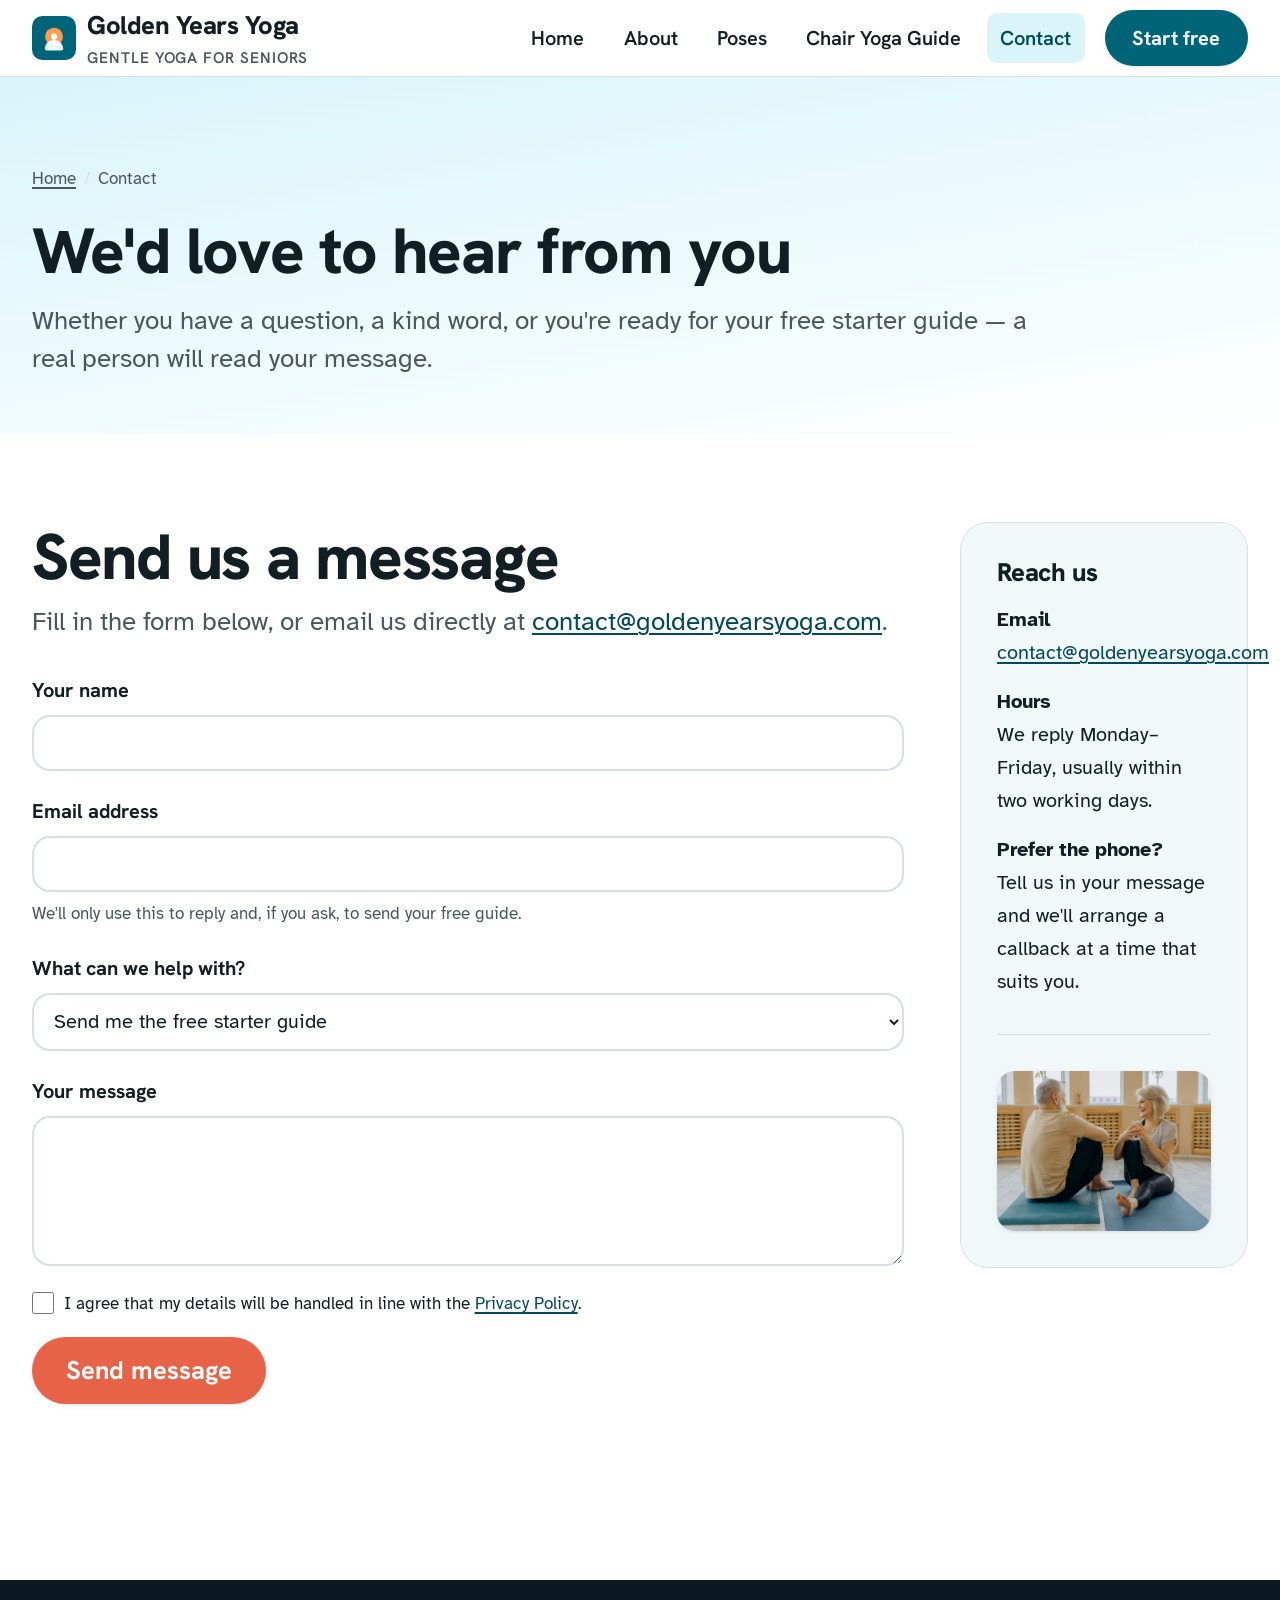
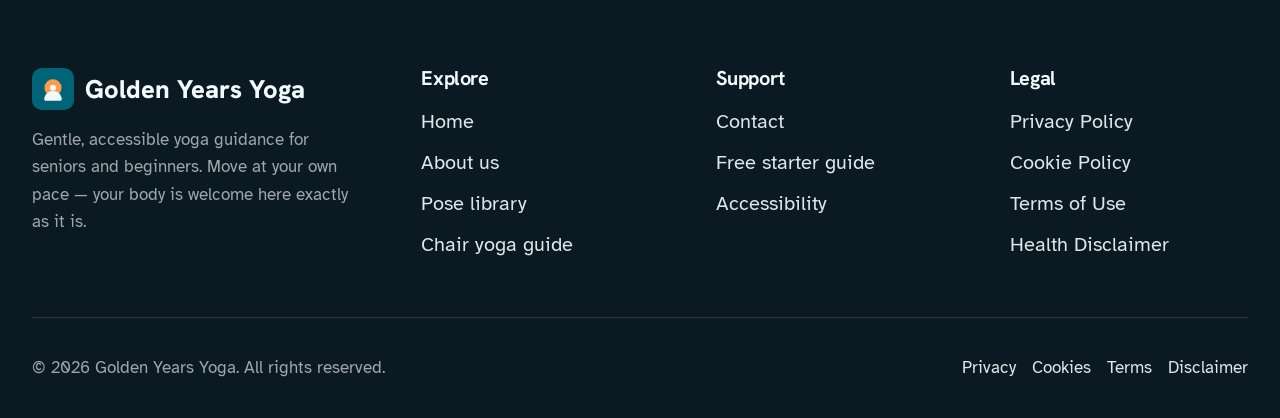
<file: contact.html>
<!DOCTYPE html>
<html lang="en">
<head>
  <meta charset="UTF-8" />
  <meta name="viewport" content="width=device-width, initial-scale=1.0" />
  <title>Contact Us — Golden Years Yoga</title>
  <meta name="description" content="Questions about gentle yoga for seniors? Get in touch with the Golden Years Yoga team, or sign up for your free large-print chair yoga starter guide." />
  <link rel="canonical" href="https://www.goldenyearsyoga.com/contact.html" />
  <meta name="theme-color" content="#15616d" />
  <link rel="icon" type="image/svg+xml" href="assets/img/favicon.svg" />
  <link rel="apple-touch-icon" href="assets/img/favicon.svg" />
  <link rel="manifest" href="site.webmanifest" />
  <link rel="preconnect" href="https://fonts.googleapis.com" />
  <link rel="preconnect" href="https://fonts.gstatic.com" crossorigin />
  <link href="https://fonts.googleapis.com/css2?family=Hanken+Grotesk:wght@500;600;700;800&family=Atkinson+Hyperlegible:wght@400;700&display=swap" rel="stylesheet" />
  <link rel="stylesheet" href="assets/css/styles.css" />
</head>
<body>
  <a class="skip-link" href="#main">Skip to main content</a>
  <header class="site-header">
    <div class="container">
      <nav class="nav" aria-label="Primary">
        <a class="brand" href="index.html" aria-label="Golden Years Yoga home">
          <svg class="brand__mark" viewBox="0 0 64 64" aria-hidden="true"><rect width="64" height="64" rx="15" fill="oklch(0.46 0.092 215)"/><circle cx="32" cy="30" r="13" fill="oklch(0.78 0.15 55)"/><g fill="oklch(0.975 0.01 210)"><circle cx="32" cy="30" r="4.6"/><path d="M32 35c-7 0-12 4.6-13.4 11.4-.4 2 1.1 3.6 3.1 3.6h20.6c2 0 3.5-1.6 3.1-3.6C44 39.6 39 35 32 35Z"/></g></svg>
          <span class="brand__name">Golden Years Yoga<small>Gentle yoga for seniors</small></span>
        </a>
        <button class="nav__toggle" aria-expanded="false" aria-controls="primary-nav" aria-label="Open menu"><svg viewBox="0 0 24 24" fill="none" stroke="currentColor" stroke-width="2.4" stroke-linecap="round"><line x1="4" y1="7" x2="20" y2="7"/><line x1="4" y1="12" x2="20" y2="12"/><line x1="4" y1="17" x2="20" y2="17"/></svg></button>
        <ul class="nav__links" id="primary-nav">
          <li><a href="index.html">Home</a></li>
          <li><a href="about.html">About</a></li>
          <li><a href="poses.html">Poses</a></li>
          <li><a href="chair-yoga.html">Chair Yoga Guide</a></li>
          <li><a href="contact.html" aria-current="page">Contact</a></li>
          <li class="nav__cta"><a class="btn btn--primary" href="#start">Start free</a></li>
        </ul>
      </nav>
    </div>
  </header>

  <main id="main">
    <section class="page-hero">
      <div class="container">
        <ol class="breadcrumb"><li><a href="index.html">Home</a></li><li>Contact</li></ol>
        <h1 class="reveal">We'd love to hear from you</h1>
        <p class="lede reveal" data-delay="80">Whether you have a question, a kind word, or you're ready for your free starter guide — a real person will read your message.</p>
      </div>
    </section>

    <section class="section">
      <div class="container">
        <div class="article-layout">
          <div class="reveal" id="start">
            <h2>Send us a message</h2>
            <p class="lede" style="margin:.75rem 0 2rem">Fill in the form below, or email us directly at <a href="mailto:contact@goldenyearsyoga.com">contact@goldenyearsyoga.com</a>.</p>

            <p id="form-status" class="callout" hidden tabindex="-1" role="status">
              <strong>Thank you!</strong> Your message has been noted. We'll reply to the email you provided as soon as we can. (This demo form does not send data anywhere yet — connect it to your provider before launch.)
            </p>

            <form id="contact-form" novalidate>
              <div class="field">
                <label for="name">Your name</label>
                <input id="name" name="name" type="text" autocomplete="name" required />
              </div>
              <div class="field">
                <label for="email">Email address</label>
                <input id="email" name="email" type="email" autocomplete="email" required />
                <span class="hint">We'll only use this to reply and, if you ask, to send your free guide.</span>
              </div>
              <div class="field">
                <label for="topic">What can we help with?</label>
                <select id="topic" name="topic">
                  <option>Send me the free starter guide</option>
                  <option>A question about getting started</option>
                  <option>Accessibility help</option>
                  <option>Something else</option>
                </select>
              </div>
              <div class="field">
                <label for="message">Your message</label>
                <textarea id="message" name="message" required></textarea>
              </div>
              <label style="display:flex;gap:.6rem;align-items:flex-start;font-size:var(--step--1);margin-bottom:1.25rem">
                <input type="checkbox" name="consent" required style="min-height:auto;width:22px;height:22px;margin-top:2px" />
                <span>I agree that my details will be handled in line with the <a href="privacy-policy.html">Privacy Policy</a>.</span>
              </label>
              <button class="btn btn--accent btn--lg" type="submit">Send message</button>
            </form>
          </div>

          <aside>
            <div class="aside-card reveal">
              <h3>Reach us</h3>
              <p style="margin-bottom:1rem"><strong>Email</strong><br><a href="mailto:contact@goldenyearsyoga.com">contact@goldenyearsyoga.com</a></p>
              <p style="margin-bottom:1rem"><strong>Hours</strong><br>We reply Monday–Friday, usually within two working days.</p>
              <p><strong>Prefer the phone?</strong><br>Tell us in your message and we'll arrange a callback at a time that suits you.</p>
              <hr class="divider-soft" />
              <img class="aside-photo" src="assets/img/photos/p7530582.jpg" width="1200" height="900" alt="An older couple relaxing and chatting warmly on their mats after a yoga session." loading="lazy" />
            </div>
          </aside>
        </div>
      </div>
    </section>
  </main>

  <footer class="site-footer">
    <div class="container">
      <div class="footer-grid">
        <div>
          <span class="footer-brand"><svg viewBox="0 0 64 64" aria-hidden="true"><rect width="64" height="64" rx="15" fill="oklch(0.46 0.092 215)"/><circle cx="32" cy="30" r="13" fill="oklch(0.78 0.15 55)"/><g fill="oklch(0.975 0.01 210)"><circle cx="32" cy="30" r="4.6"/><path d="M32 35c-7 0-12 4.6-13.4 11.4-.4 2 1.1 3.6 3.1 3.6h20.6c2 0 3.5-1.6 3.1-3.6C44 39.6 39 35 32 35Z"/></g></svg> Golden Years Yoga</span>
          <p class="footer-disclaimer">Gentle, accessible yoga guidance for seniors and beginners. Move at your own pace — your body is welcome here exactly as it is.</p>
        </div>
        <div class="footer-col"><h4>Explore</h4><ul><li><a href="index.html">Home</a></li><li><a href="about.html">About us</a></li><li><a href="poses.html">Pose library</a></li><li><a href="chair-yoga.html">Chair yoga guide</a></li></ul></div>
        <div class="footer-col"><h4>Support</h4><ul><li><a href="contact.html">Contact</a></li><li><a href="contact.html#start">Free starter guide</a></li><li><a href="accessibility.html">Accessibility</a></li></ul></div>
        <div class="footer-col"><h4>Legal</h4><ul><li><a href="privacy-policy.html">Privacy Policy</a></li><li><a href="cookie-policy.html">Cookie Policy</a></li><li><a href="terms.html">Terms of Use</a></li><li><a href="disclaimer.html">Health Disclaimer</a></li></ul></div>
      </div>
      <div class="footer-bottom">
        <p>© <span data-year>2026</span> Golden Years Yoga. All rights reserved.</p>
        <nav aria-label="Legal"><a href="privacy-policy.html">Privacy</a><a href="cookie-policy.html">Cookies</a><a href="terms.html">Terms</a><a href="disclaimer.html">Disclaimer</a></nav>
      </div>
    </div>
  </footer>
  <script src="assets/js/main.js" defer></script>
</body>
</html>
</file>
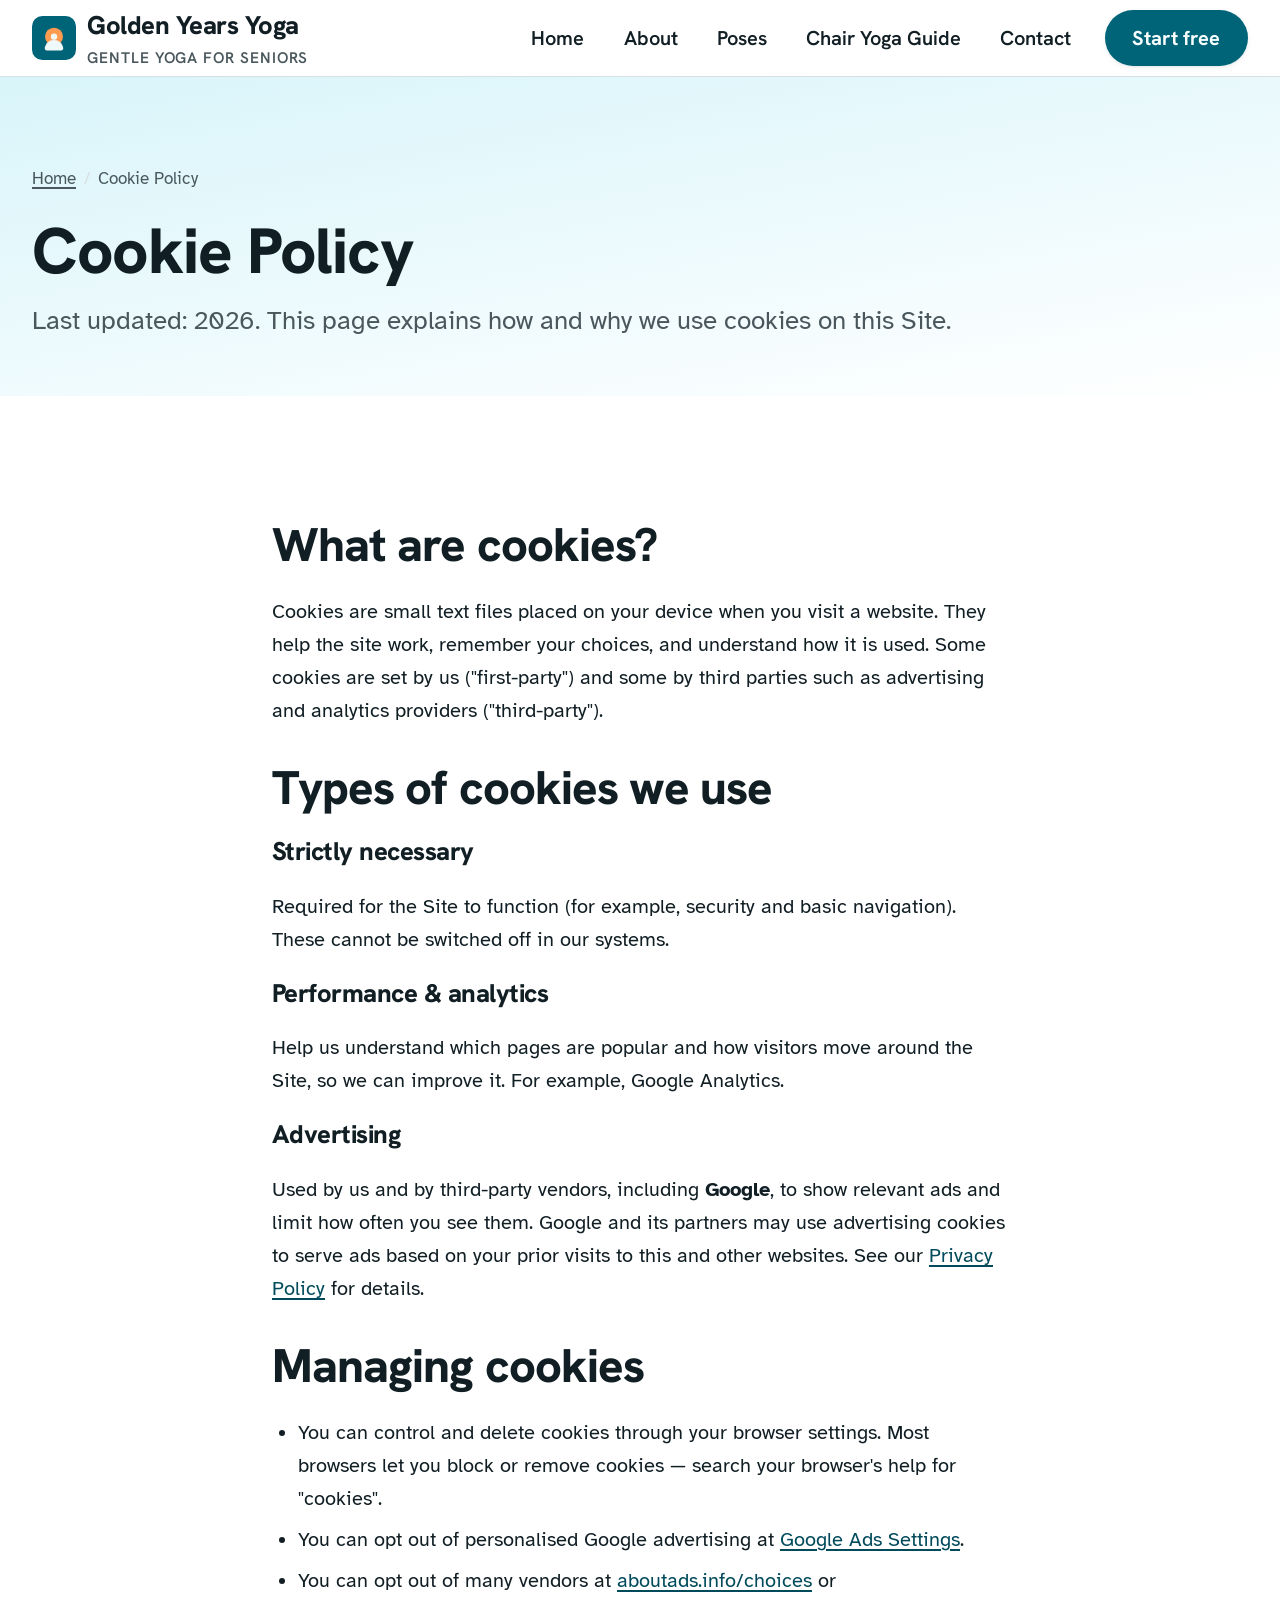
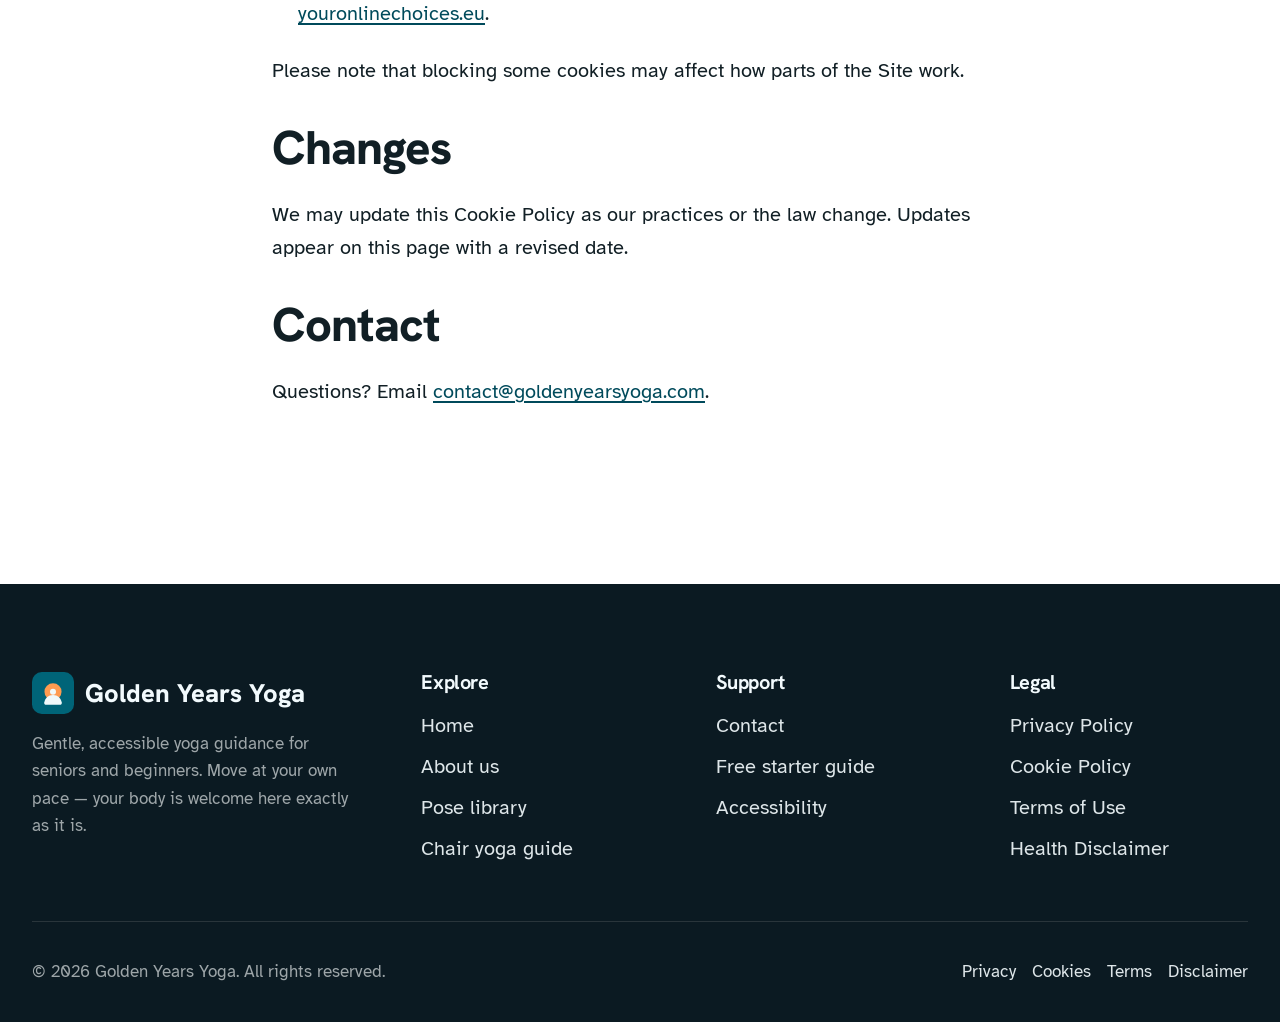
<file: cookie-policy.html>
<!DOCTYPE html>
<html lang="en">
<head>
  <meta charset="UTF-8" />
  <meta name="viewport" content="width=device-width, initial-scale=1.0" />
  <title>Cookie Policy — Golden Years Yoga</title>
  <meta name="description" content="What cookies Golden Years Yoga uses, why we use them, and how you can manage or disable them in your browser." />
  <link rel="canonical" href="https://www.goldenyearsyoga.com/cookie-policy.html" />
  <meta name="theme-color" content="#15616d" />
  <link rel="icon" type="image/svg+xml" href="assets/img/favicon.svg" />
  <link rel="apple-touch-icon" href="assets/img/favicon.svg" />
  <link rel="manifest" href="site.webmanifest" />
  <link rel="preconnect" href="https://fonts.googleapis.com" />
  <link rel="preconnect" href="https://fonts.gstatic.com" crossorigin />
  <link href="https://fonts.googleapis.com/css2?family=Hanken+Grotesk:wght@500;600;700;800&family=Atkinson+Hyperlegible:wght@400;700&display=swap" rel="stylesheet" />
  <link rel="stylesheet" href="assets/css/styles.css" />
</head>
<body>
  <a class="skip-link" href="#main">Skip to main content</a>
  <header class="site-header">
    <div class="container">
      <nav class="nav" aria-label="Primary">
        <a class="brand" href="index.html" aria-label="Golden Years Yoga home">
          <svg class="brand__mark" viewBox="0 0 64 64" aria-hidden="true"><rect width="64" height="64" rx="15" fill="oklch(0.46 0.092 215)"/><circle cx="32" cy="30" r="13" fill="oklch(0.78 0.15 55)"/><g fill="oklch(0.975 0.01 210)"><circle cx="32" cy="30" r="4.6"/><path d="M32 35c-7 0-12 4.6-13.4 11.4-.4 2 1.1 3.6 3.1 3.6h20.6c2 0 3.5-1.6 3.1-3.6C44 39.6 39 35 32 35Z"/></g></svg>
          <span class="brand__name">Golden Years Yoga<small>Gentle yoga for seniors</small></span>
        </a>
        <button class="nav__toggle" aria-expanded="false" aria-controls="primary-nav" aria-label="Open menu"><svg viewBox="0 0 24 24" fill="none" stroke="currentColor" stroke-width="2.4" stroke-linecap="round"><line x1="4" y1="7" x2="20" y2="7"/><line x1="4" y1="12" x2="20" y2="12"/><line x1="4" y1="17" x2="20" y2="17"/></svg></button>
        <ul class="nav__links" id="primary-nav">
          <li><a href="index.html">Home</a></li>
          <li><a href="about.html">About</a></li>
          <li><a href="poses.html">Poses</a></li>
          <li><a href="chair-yoga.html">Chair Yoga Guide</a></li>
          <li><a href="contact.html">Contact</a></li>
          <li class="nav__cta"><a class="btn btn--primary" href="contact.html#start">Start free</a></li>
        </ul>
      </nav>
    </div>
  </header>

  <main id="main">
    <section class="page-hero">
      <div class="container">
        <ol class="breadcrumb"><li><a href="index.html">Home</a></li><li>Cookie Policy</li></ol>
        <h1>Cookie Policy</h1>
        <p class="lede">Last updated: <span data-year>2026</span>. This page explains how and why we use cookies on this Site.</p>
      </div>
    </section>

    <section class="section">
      <div class="container-narrow">
        <div class="prose">
          <h2>What are cookies?</h2>
          <p>Cookies are small text files placed on your device when you visit a website. They help the site work, remember your choices, and understand how it is used. Some cookies are set by us ("first-party") and some by third parties such as advertising and analytics providers ("third-party").</p>

          <h2>Types of cookies we use</h2>
          <h3>Strictly necessary</h3>
          <p>Required for the Site to function (for example, security and basic navigation). These cannot be switched off in our systems.</p>
          <h3>Performance &amp; analytics</h3>
          <p>Help us understand which pages are popular and how visitors move around the Site, so we can improve it. For example, Google Analytics.</p>
          <h3>Advertising</h3>
          <p>Used by us and by third-party vendors, including <strong>Google</strong>, to show relevant ads and limit how often you see them. Google and its partners may use advertising cookies to serve ads based on your prior visits to this and other websites. See our <a href="privacy-policy.html">Privacy Policy</a> for details.</p>

          <h2>Managing cookies</h2>
          <ul>
            <li>You can control and delete cookies through your browser settings. Most browsers let you block or remove cookies — search your browser's help for "cookies".</li>
            <li>You can opt out of personalised Google advertising at <a href="https://www.google.com/settings/ads" rel="nofollow noopener" target="_blank">Google Ads Settings</a>.</li>
            <li>You can opt out of many vendors at <a href="https://www.aboutads.info/choices/" rel="nofollow noopener" target="_blank">aboutads.info/choices</a> or <a href="https://www.youronlinechoices.eu/" rel="nofollow noopener" target="_blank">youronlinechoices.eu</a>.</li>
          </ul>
          <p>Please note that blocking some cookies may affect how parts of the Site work.</p>

          <h2>Changes</h2>
          <p>We may update this Cookie Policy as our practices or the law change. Updates appear on this page with a revised date.</p>

          <h2>Contact</h2>
          <p>Questions? Email <a href="mailto:contact@goldenyearsyoga.com">contact@goldenyearsyoga.com</a>.</p>
        </div>
      </div>
    </section>
  </main>

  <footer class="site-footer">
    <div class="container">
      <div class="footer-grid">
        <div>
          <span class="footer-brand"><svg viewBox="0 0 64 64" aria-hidden="true"><rect width="64" height="64" rx="15" fill="oklch(0.46 0.092 215)"/><circle cx="32" cy="30" r="13" fill="oklch(0.78 0.15 55)"/><g fill="oklch(0.975 0.01 210)"><circle cx="32" cy="30" r="4.6"/><path d="M32 35c-7 0-12 4.6-13.4 11.4-.4 2 1.1 3.6 3.1 3.6h20.6c2 0 3.5-1.6 3.1-3.6C44 39.6 39 35 32 35Z"/></g></svg> Golden Years Yoga</span>
          <p class="footer-disclaimer">Gentle, accessible yoga guidance for seniors and beginners. Move at your own pace — your body is welcome here exactly as it is.</p>
        </div>
        <div class="footer-col"><h4>Explore</h4><ul><li><a href="index.html">Home</a></li><li><a href="about.html">About us</a></li><li><a href="poses.html">Pose library</a></li><li><a href="chair-yoga.html">Chair yoga guide</a></li></ul></div>
        <div class="footer-col"><h4>Support</h4><ul><li><a href="contact.html">Contact</a></li><li><a href="contact.html#start">Free starter guide</a></li><li><a href="accessibility.html">Accessibility</a></li></ul></div>
        <div class="footer-col"><h4>Legal</h4><ul><li><a href="privacy-policy.html">Privacy Policy</a></li><li><a href="cookie-policy.html">Cookie Policy</a></li><li><a href="terms.html">Terms of Use</a></li><li><a href="disclaimer.html">Health Disclaimer</a></li></ul></div>
      </div>
      <div class="footer-bottom">
        <p>© <span data-year>2026</span> Golden Years Yoga. All rights reserved.</p>
        <nav aria-label="Legal"><a href="privacy-policy.html">Privacy</a><a href="cookie-policy.html">Cookies</a><a href="terms.html">Terms</a><a href="disclaimer.html">Disclaimer</a></nav>
      </div>
    </div>
  </footer>
  <script src="assets/js/main.js" defer></script>
</body>
</html>
</file>
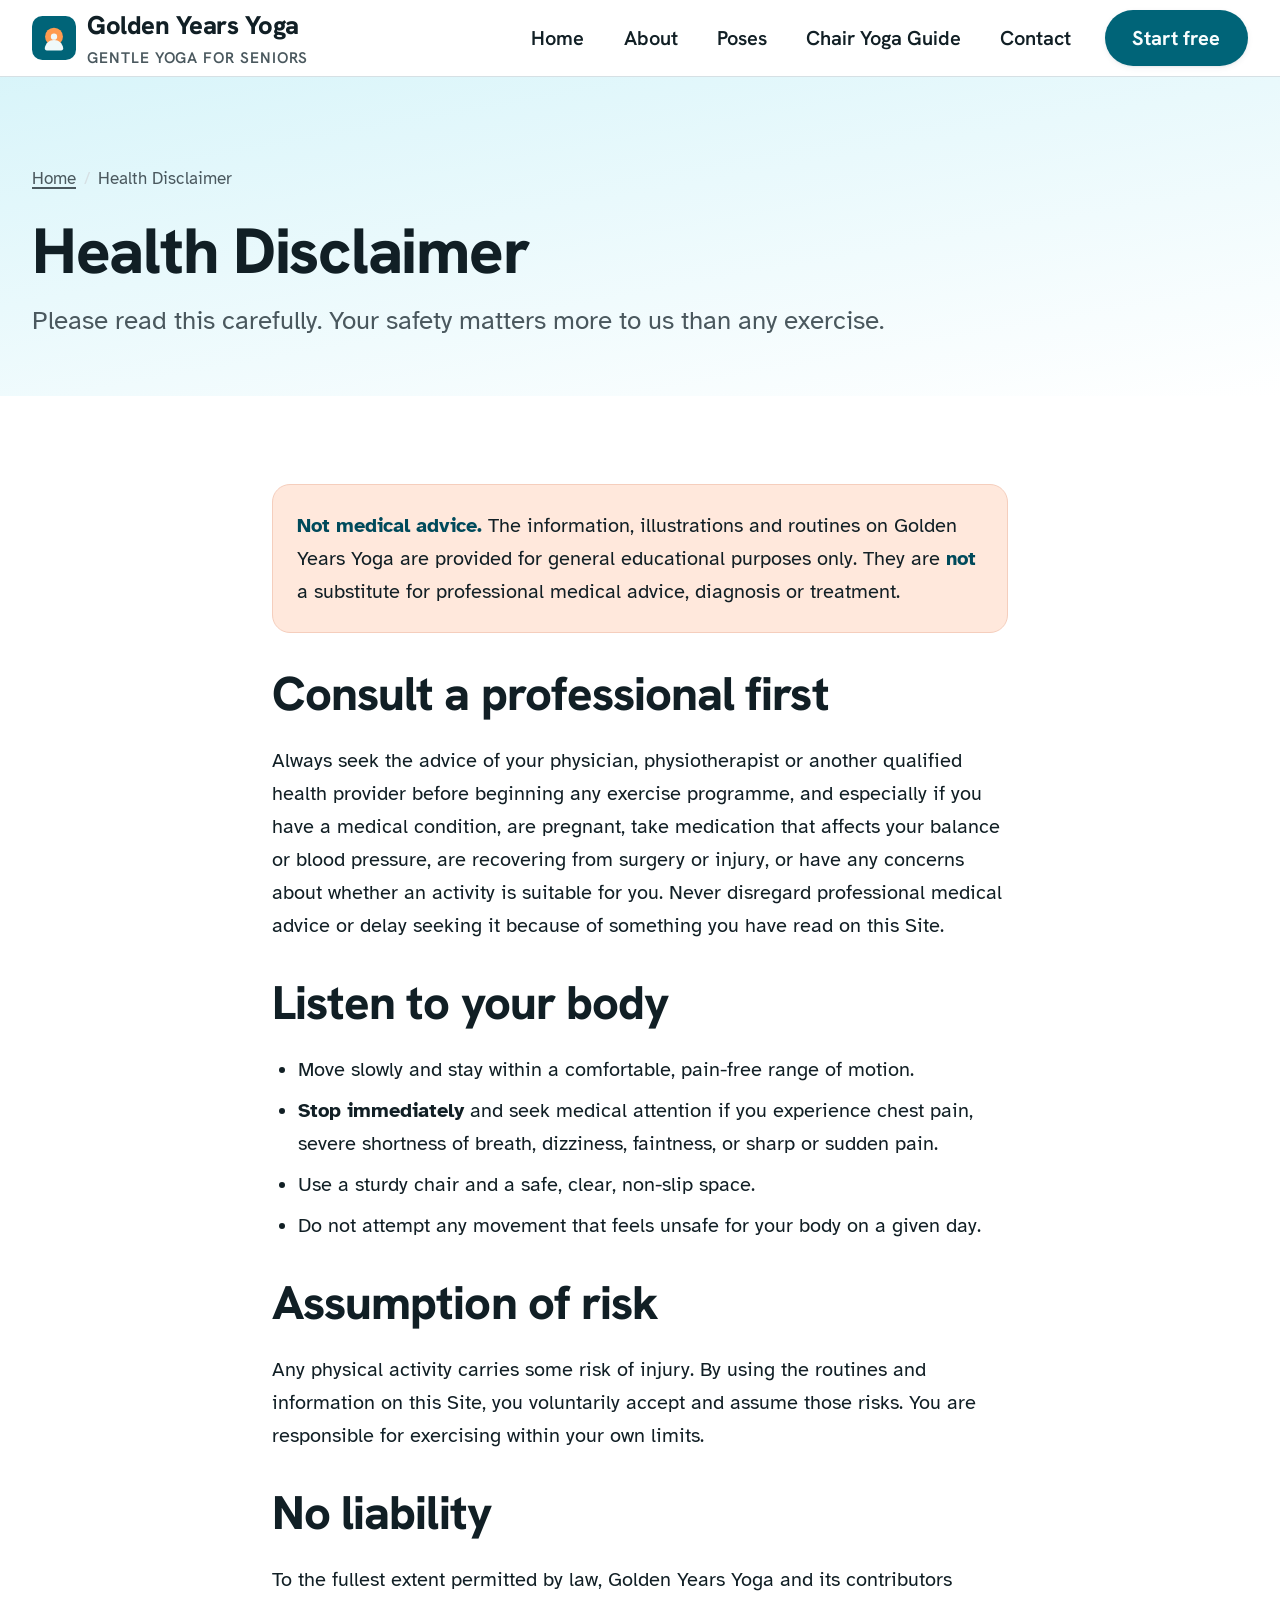
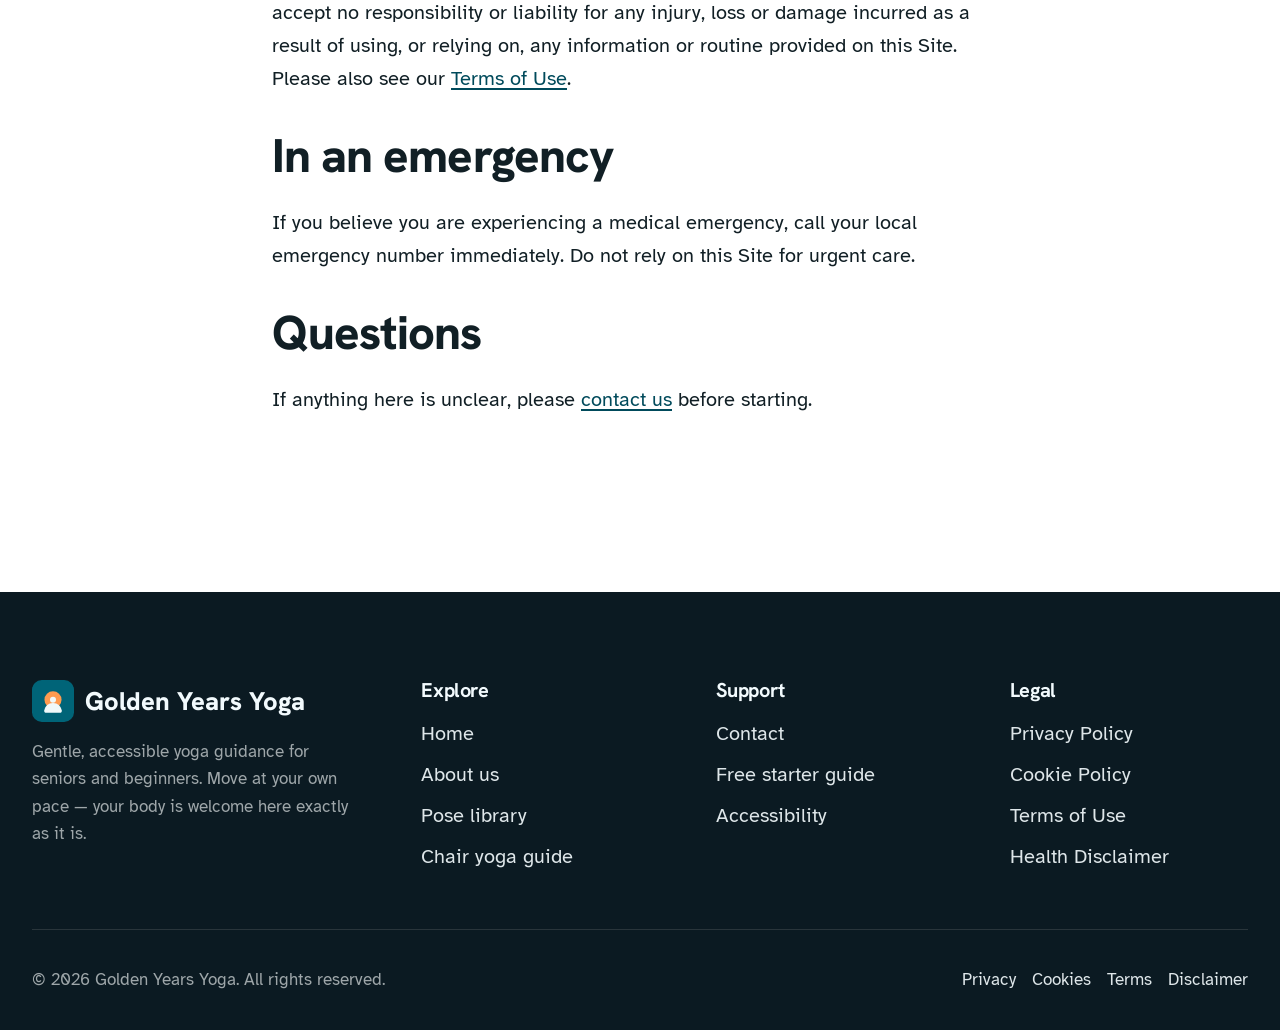
<file: disclaimer.html>
<!DOCTYPE html>
<html lang="en">
<head>
  <meta charset="UTF-8" />
  <meta name="viewport" content="width=device-width, initial-scale=1.0" />
  <title>Health Disclaimer — Golden Years Yoga</title>
  <meta name="description" content="Important health and medical disclaimer: the content on Golden Years Yoga is educational and not a substitute for professional medical advice." />
  <link rel="canonical" href="https://www.goldenyearsyoga.com/disclaimer.html" />
  <meta name="theme-color" content="#15616d" />
  <link rel="icon" type="image/svg+xml" href="assets/img/favicon.svg" />
  <link rel="apple-touch-icon" href="assets/img/favicon.svg" />
  <link rel="manifest" href="site.webmanifest" />
  <link rel="preconnect" href="https://fonts.googleapis.com" />
  <link rel="preconnect" href="https://fonts.gstatic.com" crossorigin />
  <link href="https://fonts.googleapis.com/css2?family=Hanken+Grotesk:wght@500;600;700;800&family=Atkinson+Hyperlegible:wght@400;700&display=swap" rel="stylesheet" />
  <link rel="stylesheet" href="assets/css/styles.css" />
</head>
<body>
  <a class="skip-link" href="#main">Skip to main content</a>
  <header class="site-header">
    <div class="container">
      <nav class="nav" aria-label="Primary">
        <a class="brand" href="index.html" aria-label="Golden Years Yoga home">
          <svg class="brand__mark" viewBox="0 0 64 64" aria-hidden="true"><rect width="64" height="64" rx="15" fill="oklch(0.46 0.092 215)"/><circle cx="32" cy="30" r="13" fill="oklch(0.78 0.15 55)"/><g fill="oklch(0.975 0.01 210)"><circle cx="32" cy="30" r="4.6"/><path d="M32 35c-7 0-12 4.6-13.4 11.4-.4 2 1.1 3.6 3.1 3.6h20.6c2 0 3.5-1.6 3.1-3.6C44 39.6 39 35 32 35Z"/></g></svg>
          <span class="brand__name">Golden Years Yoga<small>Gentle yoga for seniors</small></span>
        </a>
        <button class="nav__toggle" aria-expanded="false" aria-controls="primary-nav" aria-label="Open menu"><svg viewBox="0 0 24 24" fill="none" stroke="currentColor" stroke-width="2.4" stroke-linecap="round"><line x1="4" y1="7" x2="20" y2="7"/><line x1="4" y1="12" x2="20" y2="12"/><line x1="4" y1="17" x2="20" y2="17"/></svg></button>
        <ul class="nav__links" id="primary-nav">
          <li><a href="index.html">Home</a></li>
          <li><a href="about.html">About</a></li>
          <li><a href="poses.html">Poses</a></li>
          <li><a href="chair-yoga.html">Chair Yoga Guide</a></li>
          <li><a href="contact.html">Contact</a></li>
          <li class="nav__cta"><a class="btn btn--primary" href="contact.html#start">Start free</a></li>
        </ul>
      </nav>
    </div>
  </header>

  <main id="main">
    <section class="page-hero">
      <div class="container">
        <ol class="breadcrumb"><li><a href="index.html">Home</a></li><li>Health Disclaimer</li></ol>
        <h1>Health Disclaimer</h1>
        <p class="lede">Please read this carefully. Your safety matters more to us than any exercise.</p>
      </div>
    </section>

    <section class="section">
      <div class="container-narrow">
        <div class="prose">
          <div class="callout callout--warm">
            <p><strong>Not medical advice.</strong> The information, illustrations and routines on Golden Years Yoga are provided for general educational purposes only. They are <strong>not</strong> a substitute for professional medical advice, diagnosis or treatment.</p>
          </div>

          <h2>Consult a professional first</h2>
          <p>Always seek the advice of your physician, physiotherapist or another qualified health provider before beginning any exercise programme, and especially if you have a medical condition, are pregnant, take medication that affects your balance or blood pressure, are recovering from surgery or injury, or have any concerns about whether an activity is suitable for you. Never disregard professional medical advice or delay seeking it because of something you have read on this Site.</p>

          <h2>Listen to your body</h2>
          <ul>
            <li>Move slowly and stay within a comfortable, pain-free range of motion.</li>
            <li><strong>Stop immediately</strong> and seek medical attention if you experience chest pain, severe shortness of breath, dizziness, faintness, or sharp or sudden pain.</li>
            <li>Use a sturdy chair and a safe, clear, non-slip space.</li>
            <li>Do not attempt any movement that feels unsafe for your body on a given day.</li>
          </ul>

          <h2>Assumption of risk</h2>
          <p>Any physical activity carries some risk of injury. By using the routines and information on this Site, you voluntarily accept and assume those risks. You are responsible for exercising within your own limits.</p>

          <h2>No liability</h2>
          <p>To the fullest extent permitted by law, Golden Years Yoga and its contributors accept no responsibility or liability for any injury, loss or damage incurred as a result of using, or relying on, any information or routine provided on this Site. Please also see our <a href="terms.html">Terms of Use</a>.</p>

          <h2>In an emergency</h2>
          <p>If you believe you are experiencing a medical emergency, call your local emergency number immediately. Do not rely on this Site for urgent care.</p>

          <h2>Questions</h2>
          <p>If anything here is unclear, please <a href="contact.html">contact us</a> before starting.</p>
        </div>
      </div>
    </section>
  </main>

  <footer class="site-footer">
    <div class="container">
      <div class="footer-grid">
        <div>
          <span class="footer-brand"><svg viewBox="0 0 64 64" aria-hidden="true"><rect width="64" height="64" rx="15" fill="oklch(0.46 0.092 215)"/><circle cx="32" cy="30" r="13" fill="oklch(0.78 0.15 55)"/><g fill="oklch(0.975 0.01 210)"><circle cx="32" cy="30" r="4.6"/><path d="M32 35c-7 0-12 4.6-13.4 11.4-.4 2 1.1 3.6 3.1 3.6h20.6c2 0 3.5-1.6 3.1-3.6C44 39.6 39 35 32 35Z"/></g></svg> Golden Years Yoga</span>
          <p class="footer-disclaimer">Gentle, accessible yoga guidance for seniors and beginners. Move at your own pace — your body is welcome here exactly as it is.</p>
        </div>
        <div class="footer-col"><h4>Explore</h4><ul><li><a href="index.html">Home</a></li><li><a href="about.html">About us</a></li><li><a href="poses.html">Pose library</a></li><li><a href="chair-yoga.html">Chair yoga guide</a></li></ul></div>
        <div class="footer-col"><h4>Support</h4><ul><li><a href="contact.html">Contact</a></li><li><a href="contact.html#start">Free starter guide</a></li><li><a href="accessibility.html">Accessibility</a></li></ul></div>
        <div class="footer-col"><h4>Legal</h4><ul><li><a href="privacy-policy.html">Privacy Policy</a></li><li><a href="cookie-policy.html">Cookie Policy</a></li><li><a href="terms.html">Terms of Use</a></li><li><a href="disclaimer.html">Health Disclaimer</a></li></ul></div>
      </div>
      <div class="footer-bottom">
        <p>© <span data-year>2026</span> Golden Years Yoga. All rights reserved.</p>
        <nav aria-label="Legal"><a href="privacy-policy.html">Privacy</a><a href="cookie-policy.html">Cookies</a><a href="terms.html">Terms</a><a href="disclaimer.html">Disclaimer</a></nav>
      </div>
    </div>
  </footer>
  <script src="assets/js/main.js" defer></script>
</body>
</html>
</file>
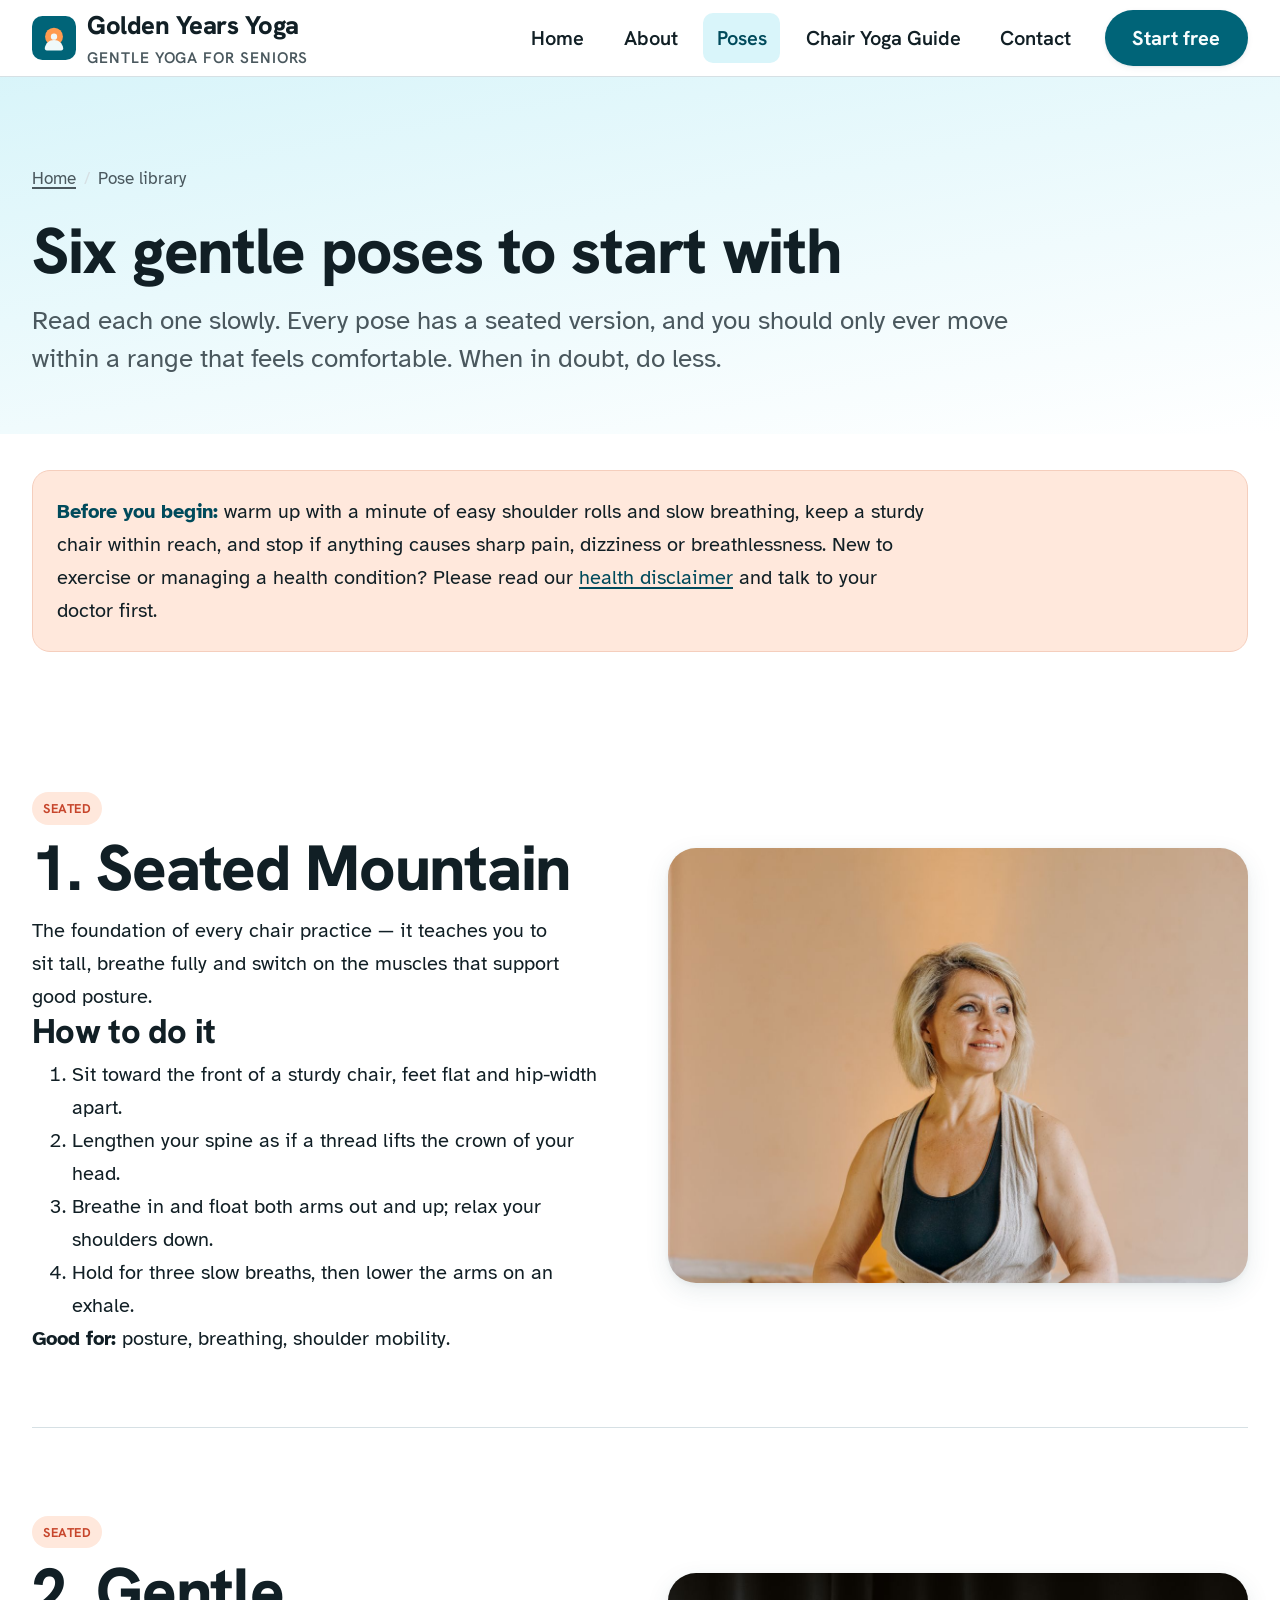
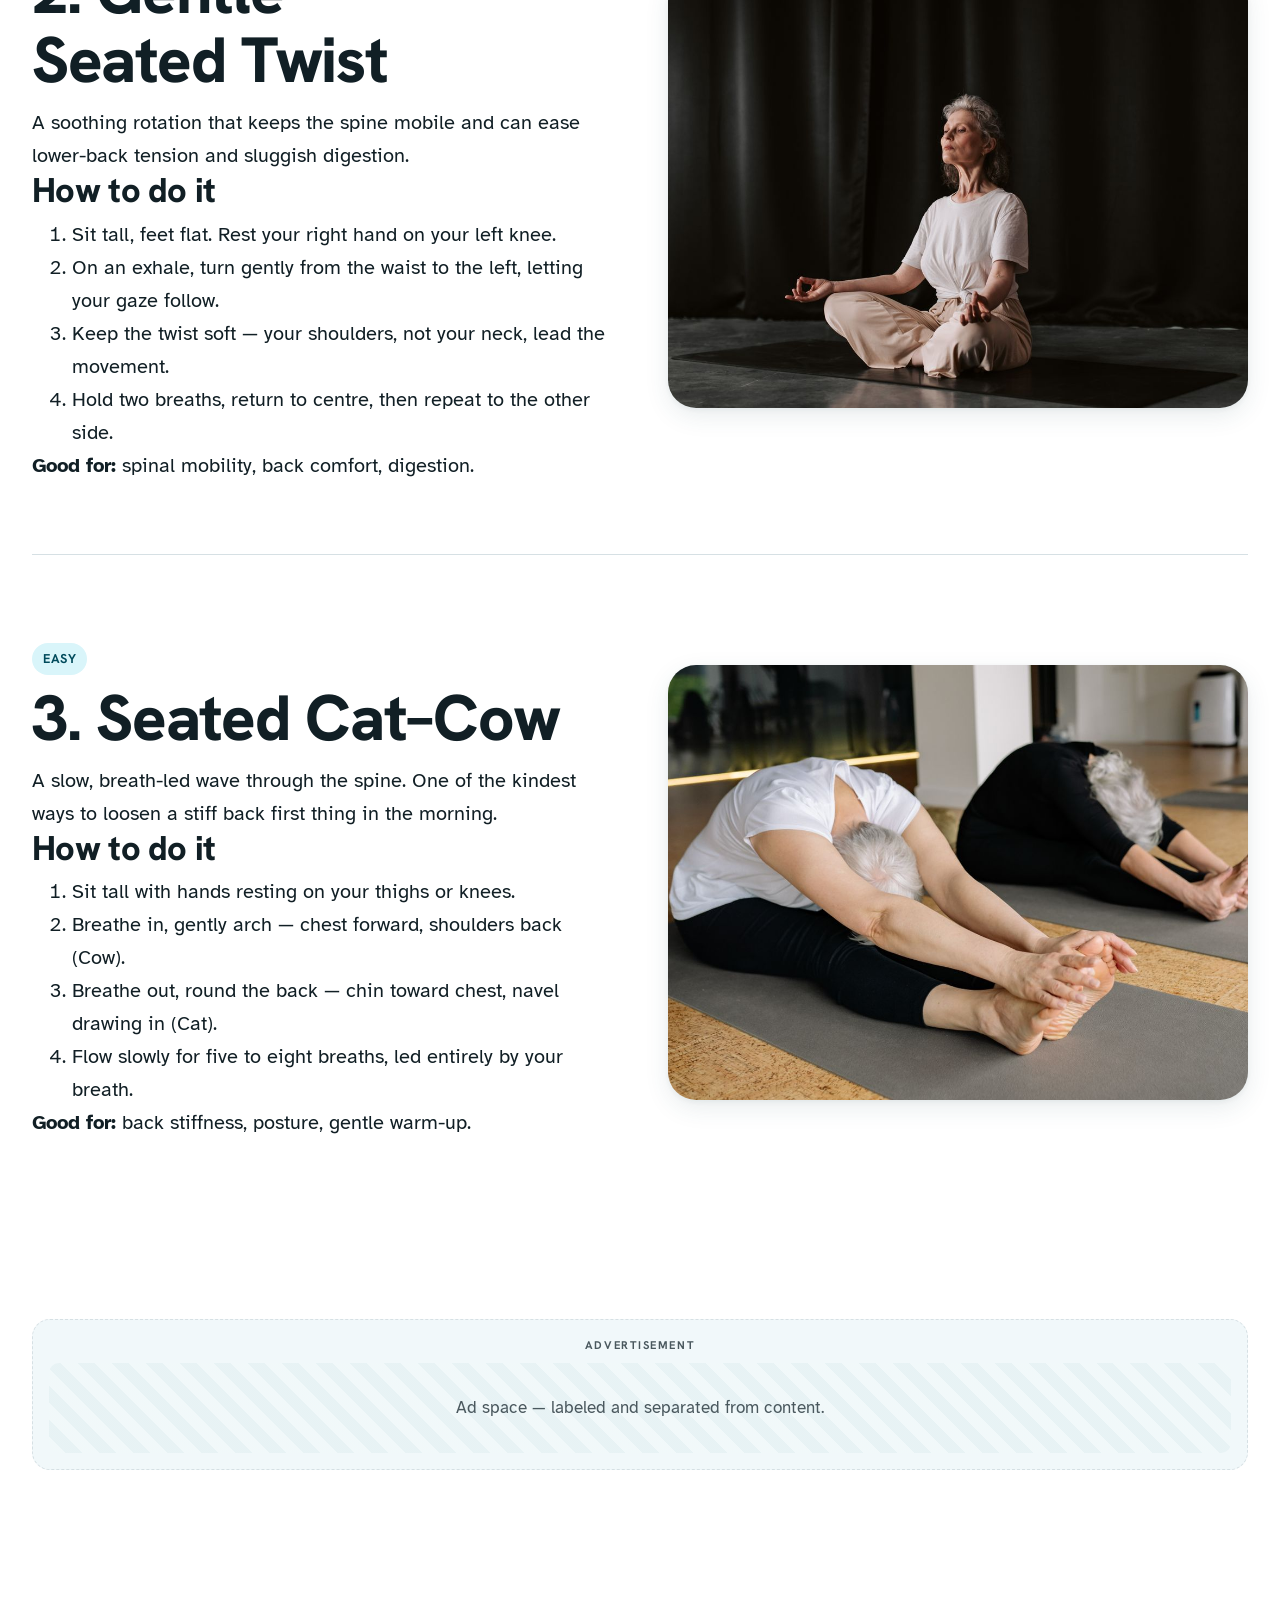
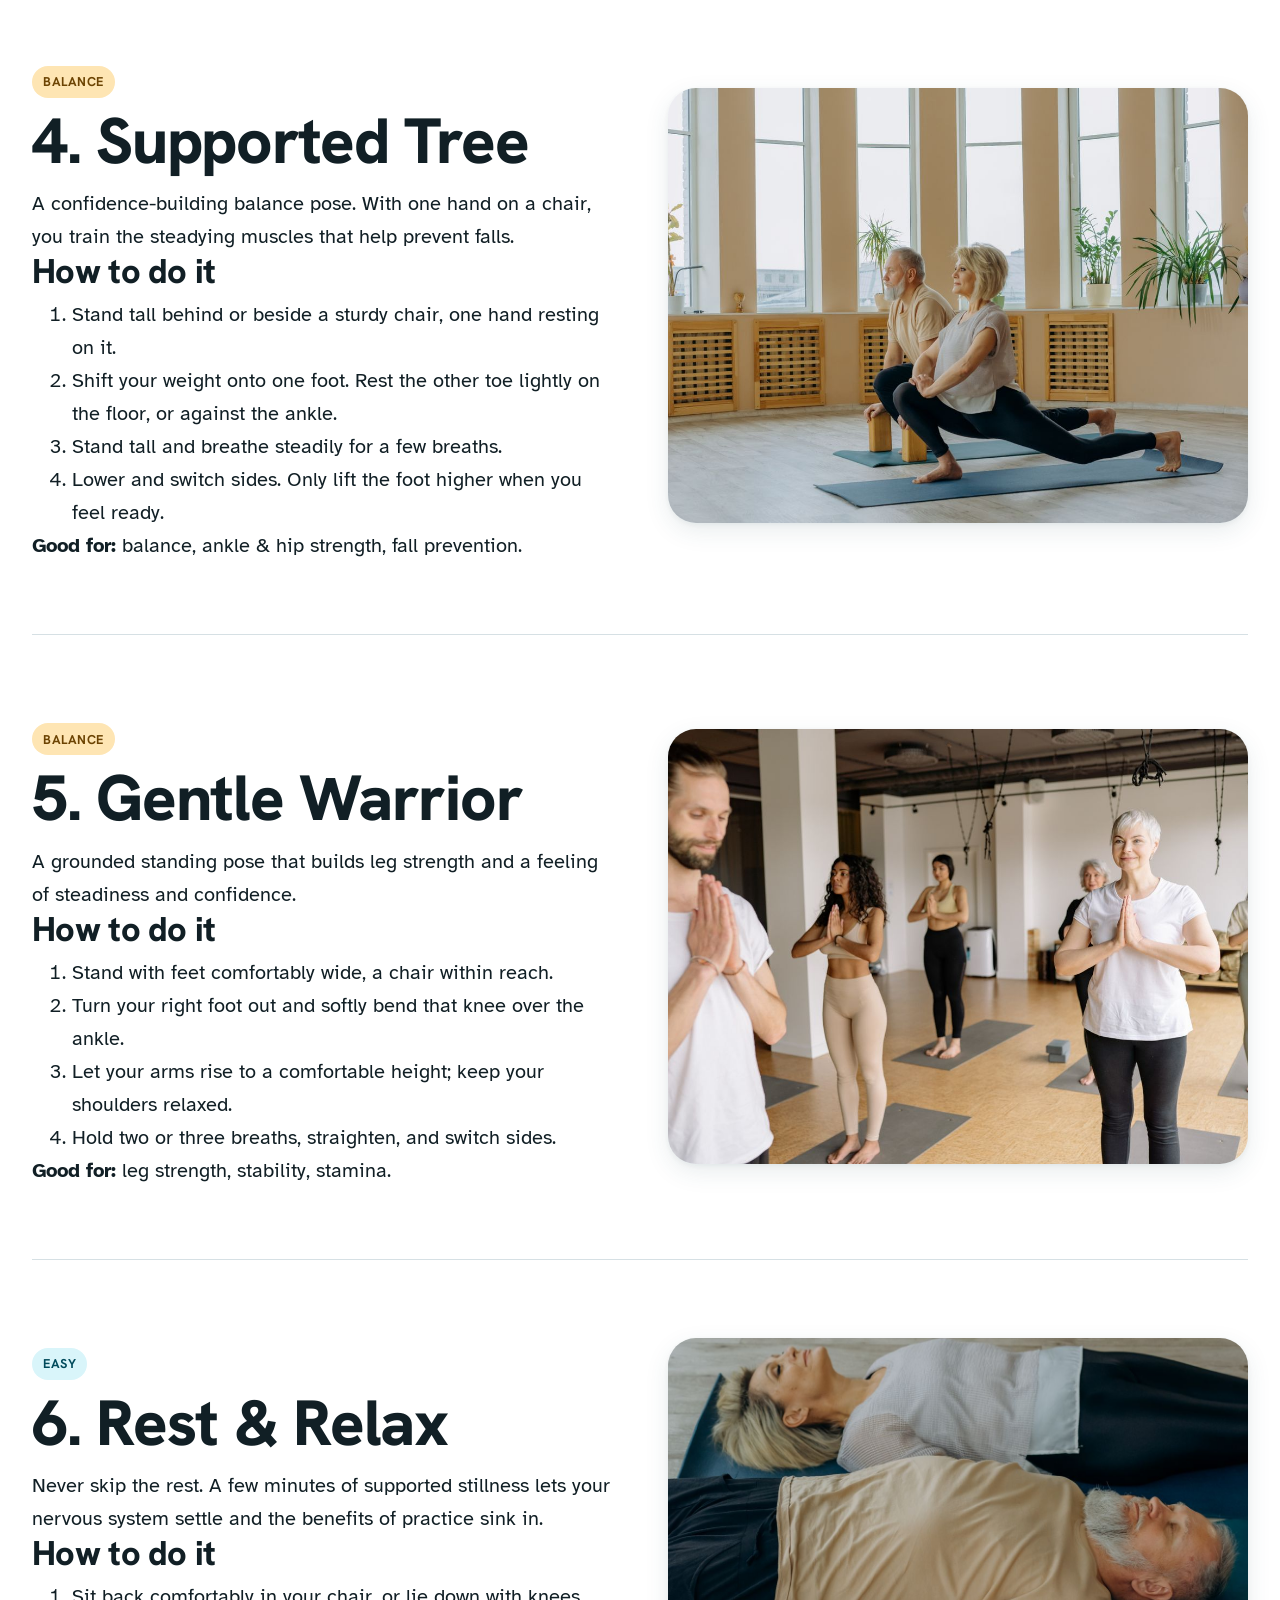
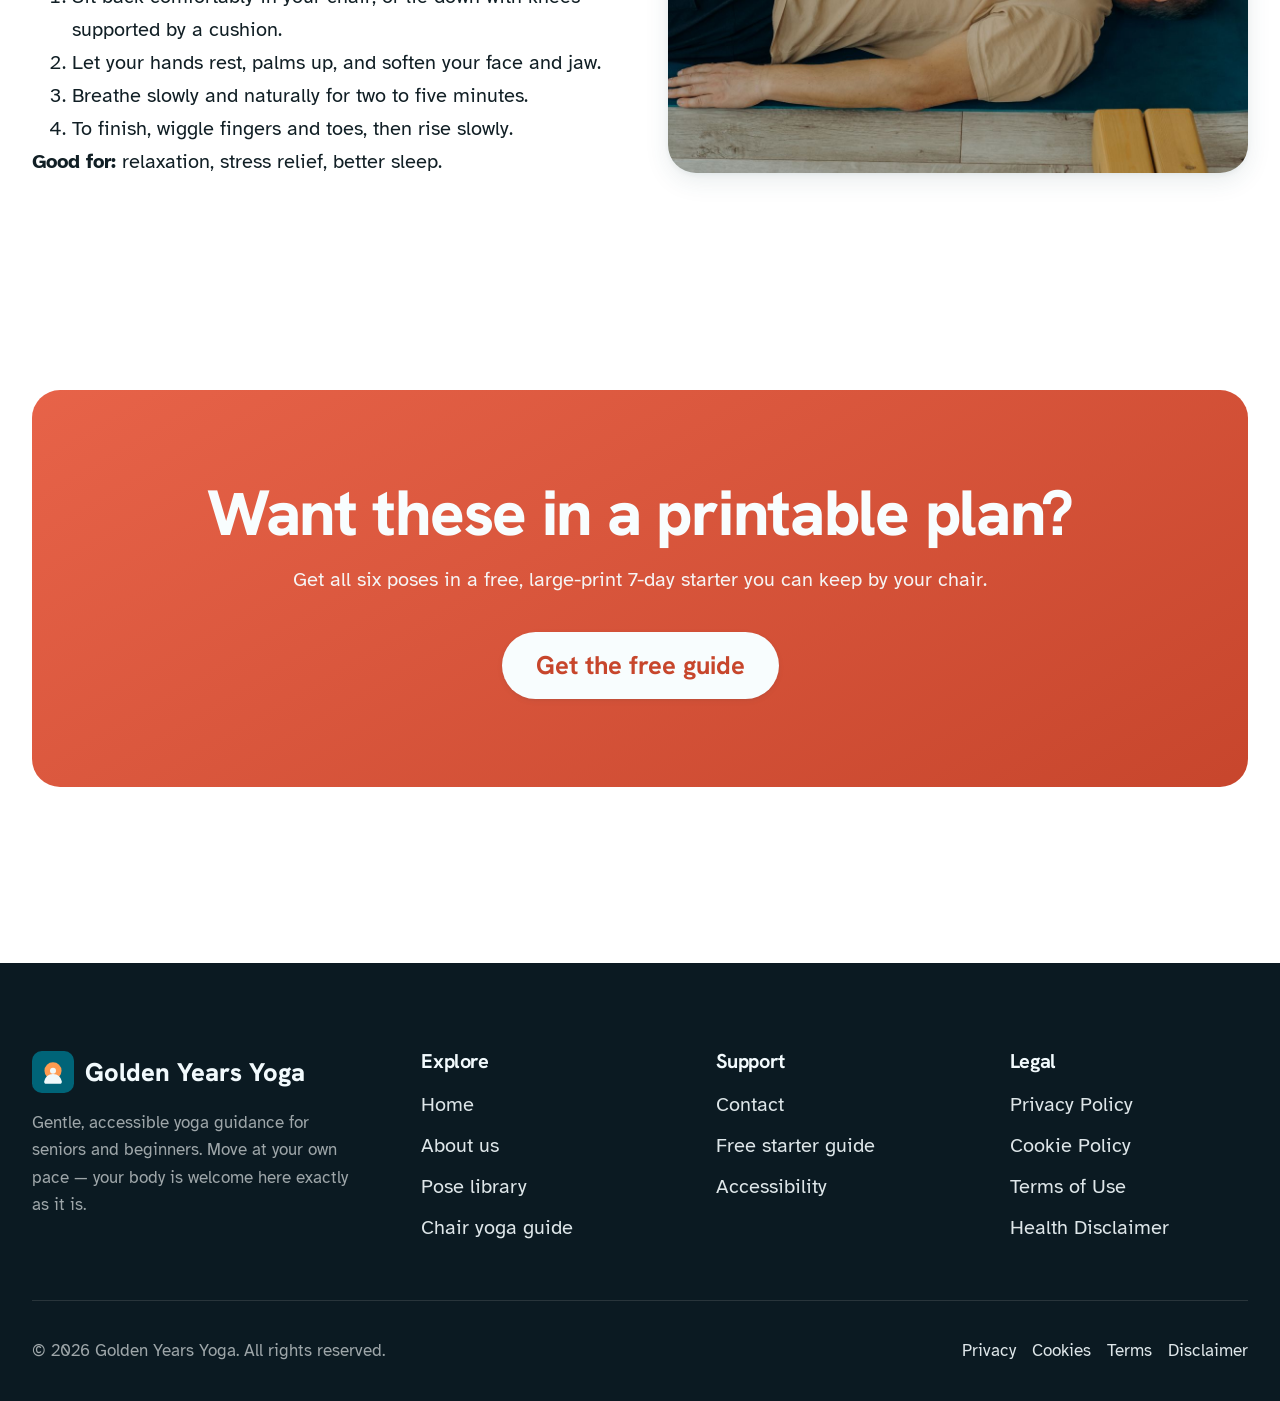
<file: poses.html>
<!DOCTYPE html>
<html lang="en">
<head>
  <meta charset="UTF-8" />
  <meta name="viewport" content="width=device-width, initial-scale=1.0" />
  <title>Pose Library — 6 Gentle Yoga Poses for Seniors | Golden Years Yoga</title>
  <meta name="description" content="Six beginner-friendly yoga poses for seniors, each with a chair-supported option, step-by-step instructions, benefits and safety notes. Start seated and build at your own pace." />
  <link rel="canonical" href="https://www.goldenyearsyoga.com/poses.html" />
  <meta name="theme-color" content="#15616d" />
  <link rel="icon" type="image/svg+xml" href="assets/img/favicon.svg" />
  <link rel="apple-touch-icon" href="assets/img/favicon.svg" />
  <link rel="manifest" href="site.webmanifest" />
  <link rel="preconnect" href="https://fonts.googleapis.com" />
  <link rel="preconnect" href="https://fonts.gstatic.com" crossorigin />
  <link href="https://fonts.googleapis.com/css2?family=Hanken+Grotesk:wght@500;600;700;800&family=Atkinson+Hyperlegible:wght@400;700&display=swap" rel="stylesheet" />
  <link rel="stylesheet" href="assets/css/styles.css" />
</head>
<body>
  <a class="skip-link" href="#main">Skip to main content</a>
  <header class="site-header">
    <div class="container">
      <nav class="nav" aria-label="Primary">
        <a class="brand" href="index.html" aria-label="Golden Years Yoga home">
          <svg class="brand__mark" viewBox="0 0 64 64" aria-hidden="true"><rect width="64" height="64" rx="15" fill="oklch(0.46 0.092 215)"/><circle cx="32" cy="30" r="13" fill="oklch(0.78 0.15 55)"/><g fill="oklch(0.975 0.01 210)"><circle cx="32" cy="30" r="4.6"/><path d="M32 35c-7 0-12 4.6-13.4 11.4-.4 2 1.1 3.6 3.1 3.6h20.6c2 0 3.5-1.6 3.1-3.6C44 39.6 39 35 32 35Z"/></g></svg>
          <span class="brand__name">Golden Years Yoga<small>Gentle yoga for seniors</small></span>
        </a>
        <button class="nav__toggle" aria-expanded="false" aria-controls="primary-nav" aria-label="Open menu"><svg viewBox="0 0 24 24" fill="none" stroke="currentColor" stroke-width="2.4" stroke-linecap="round"><line x1="4" y1="7" x2="20" y2="7"/><line x1="4" y1="12" x2="20" y2="12"/><line x1="4" y1="17" x2="20" y2="17"/></svg></button>
        <ul class="nav__links" id="primary-nav">
          <li><a href="index.html">Home</a></li>
          <li><a href="about.html">About</a></li>
          <li><a href="poses.html" aria-current="page">Poses</a></li>
          <li><a href="chair-yoga.html">Chair Yoga Guide</a></li>
          <li><a href="contact.html">Contact</a></li>
          <li class="nav__cta"><a class="btn btn--primary" href="contact.html#start">Start free</a></li>
        </ul>
      </nav>
    </div>
  </header>

  <main id="main">
    <section class="page-hero">
      <div class="container">
        <ol class="breadcrumb"><li><a href="index.html">Home</a></li><li>Pose library</li></ol>
        <h1 class="reveal">Six gentle poses to start with</h1>
        <p class="lede reveal" data-delay="80">Read each one slowly. Every pose has a seated version, and you should only ever move within a range that feels comfortable. When in doubt, do less.</p>
      </div>
    </section>

    <div class="container">
      <div class="callout callout--warm reveal" style="margin-top:2.25rem">
        <p><strong>Before you begin:</strong> warm up with a minute of easy shoulder rolls and slow breathing, keep a sturdy chair within reach, and stop if anything causes sharp pain, dizziness or breathlessness. New to exercise or managing a health condition? Please read our <a href="disclaimer.html">health disclaimer</a> and talk to your doctor first.</p>
      </div>
    </div>

    <section class="section">
      <div class="container">

        <article class="feature reveal" id="seated-mountain">
          <div>
            <span class="tag tag--seated">Seated</span>
            <h2 style="margin:.5rem 0 .75rem">1. Seated Mountain</h2>
            <p>The foundation of every chair practice — it teaches you to sit tall, breathe fully and switch on the muscles that support good posture.</p>
            <h3>How to do it</h3>
            <ol>
              <li>Sit toward the front of a sturdy chair, feet flat and hip-width apart.</li>
              <li>Lengthen your spine as if a thread lifts the crown of your head.</li>
              <li>Breathe in and float both arms out and up; relax your shoulders down.</li>
              <li>Hold for three slow breaths, then lower the arms on an exhale.</li>
            </ol>
            <p><strong>Good for:</strong> posture, breathing, shoulder mobility.</p>
          </div>
          <div class="feature__art"><img src="assets/img/photos/p7500708.jpg" width="1200" height="900" alt="A smiling older woman sitting tall and cross-legged on a yoga mat, spine long." loading="lazy" /></div>
        </article>

        <hr class="divider-soft" />

        <article class="feature reveal" id="gentle-twist">
          <div>
            <span class="tag tag--seated">Seated</span>
            <h2 style="margin:.5rem 0 .75rem">2. Gentle Seated Twist</h2>
            <p>A soothing rotation that keeps the spine mobile and can ease lower-back tension and sluggish digestion.</p>
            <h3>How to do it</h3>
            <ol>
              <li>Sit tall, feet flat. Rest your right hand on your left knee.</li>
              <li>On an exhale, turn gently from the waist to the left, letting your gaze follow.</li>
              <li>Keep the twist soft — your shoulders, not your neck, lead the movement.</li>
              <li>Hold two breaths, return to centre, then repeat to the other side.</li>
            </ol>
            <p><strong>Good for:</strong> spinal mobility, back comfort, digestion.</p>
          </div>
          <div class="feature__art"><img src="assets/img/photos/p8939837.jpg" width="1200" height="900" alt="An older woman seated cross-legged in quiet meditation with a tall, relaxed spine." loading="lazy" /></div>
        </article>

        <hr class="divider-soft" />

        <article class="feature reveal" id="cat-cow">
          <div>
            <span class="tag tag--easy">Easy</span>
            <h2 style="margin:.5rem 0 .75rem">3. Seated Cat–Cow</h2>
            <p>A slow, breath-led wave through the spine. One of the kindest ways to loosen a stiff back first thing in the morning.</p>
            <h3>How to do it</h3>
            <ol>
              <li>Sit tall with hands resting on your thighs or knees.</li>
              <li>Breathe in, gently arch — chest forward, shoulders back (Cow).</li>
              <li>Breathe out, round the back — chin toward chest, navel drawing in (Cat).</li>
              <li>Flow slowly for five to eight breaths, led entirely by your breath.</li>
            </ol>
            <p><strong>Good for:</strong> back stiffness, posture, gentle warm-up.</p>
          </div>
          <div class="feature__art"><img src="assets/img/photos/p8436479.jpg" width="1200" height="900" alt="Two older women folding gently forward over their legs, lengthening the spine." loading="lazy" /></div>
        </article>

      </div>
    </section>

    <!-- Ad slot -->
    <div class="container">
      <aside class="ad-slot" aria-label="Advertisement">
        <span class="ad-slot__label">Advertisement</span>
        <div class="ad-slot__area">Ad space — labeled and separated from content.</div>
      </aside>
    </div>

    <section class="section">
      <div class="container">

        <article class="feature reveal" id="supported-tree">
          <div>
            <span class="tag tag--balance">Balance</span>
            <h2 style="margin:.5rem 0 .75rem">4. Supported Tree</h2>
            <p>A confidence-building balance pose. With one hand on a chair, you train the steadying muscles that help prevent falls.</p>
            <h3>How to do it</h3>
            <ol>
              <li>Stand tall behind or beside a sturdy chair, one hand resting on it.</li>
              <li>Shift your weight onto one foot. Rest the other toe lightly on the floor, or against the ankle.</li>
              <li>Stand tall and breathe steadily for a few breaths.</li>
              <li>Lower and switch sides. Only lift the foot higher when you feel ready.</li>
            </ol>
            <p><strong>Good for:</strong> balance, ankle &amp; hip strength, fall prevention.</p>
          </div>
          <div class="feature__art"><img src="assets/img/photos/p7500321.jpg" width="1200" height="900" alt="An older couple holding a supported standing lunge in a bright studio, working on balance." loading="lazy" /></div>
        </article>

        <hr class="divider-soft" />

        <article class="feature reveal" id="gentle-warrior">
          <div>
            <span class="tag tag--balance">Balance</span>
            <h2 style="margin:.5rem 0 .75rem">5. Gentle Warrior</h2>
            <p>A grounded standing pose that builds leg strength and a feeling of steadiness and confidence.</p>
            <h3>How to do it</h3>
            <ol>
              <li>Stand with feet comfortably wide, a chair within reach.</li>
              <li>Turn your right foot out and softly bend that knee over the ankle.</li>
              <li>Let your arms rise to a comfortable height; keep your shoulders relaxed.</li>
              <li>Hold two or three breaths, straighten, and switch sides.</li>
            </ol>
            <p><strong>Good for:</strong> leg strength, stability, stamina.</p>
          </div>
          <div class="feature__art"><img src="assets/img/photos/p8436692.jpg" width="1200" height="900" alt="A standing yoga class with older adults among the group, steady on both feet." loading="lazy" /></div>
        </article>

        <hr class="divider-soft" />

        <article class="feature reveal" id="rest">
          <div>
            <span class="tag tag--easy">Easy</span>
            <h2 style="margin:.5rem 0 .75rem">6. Rest &amp; Relax</h2>
            <p>Never skip the rest. A few minutes of supported stillness lets your nervous system settle and the benefits of practice sink in.</p>
            <h3>How to do it</h3>
            <ol>
              <li>Sit back comfortably in your chair, or lie down with knees supported by a cushion.</li>
              <li>Let your hands rest, palms up, and soften your face and jaw.</li>
              <li>Breathe slowly and naturally for two to five minutes.</li>
              <li>To finish, wiggle fingers and toes, then rise slowly.</li>
            </ol>
            <p><strong>Good for:</strong> relaxation, stress relief, better sleep.</p>
          </div>
          <div class="feature__art"><img src="assets/img/photos/p7500662.jpg" width="1200" height="900" alt="An older couple lying calmly side by side in relaxation pose to finish their practice." loading="lazy" /></div>
        </article>

      </div>
    </section>

    <section class="section">
      <div class="container">
        <div class="cta-band reveal">
          <h2>Want these in a printable plan?</h2>
          <p>Get all six poses in a free, large-print 7-day starter you can keep by your chair.</p>
          <a class="btn btn--light btn--lg" href="contact.html#start">Get the free guide</a>
        </div>
      </div>
    </section>
  </main>

  <footer class="site-footer">
    <div class="container">
      <div class="footer-grid">
        <div>
          <span class="footer-brand"><svg viewBox="0 0 64 64" aria-hidden="true"><rect width="64" height="64" rx="15" fill="oklch(0.46 0.092 215)"/><circle cx="32" cy="30" r="13" fill="oklch(0.78 0.15 55)"/><g fill="oklch(0.975 0.01 210)"><circle cx="32" cy="30" r="4.6"/><path d="M32 35c-7 0-12 4.6-13.4 11.4-.4 2 1.1 3.6 3.1 3.6h20.6c2 0 3.5-1.6 3.1-3.6C44 39.6 39 35 32 35Z"/></g></svg> Golden Years Yoga</span>
          <p class="footer-disclaimer">Gentle, accessible yoga guidance for seniors and beginners. Move at your own pace — your body is welcome here exactly as it is.</p>
        </div>
        <div class="footer-col"><h4>Explore</h4><ul><li><a href="index.html">Home</a></li><li><a href="about.html">About us</a></li><li><a href="poses.html">Pose library</a></li><li><a href="chair-yoga.html">Chair yoga guide</a></li></ul></div>
        <div class="footer-col"><h4>Support</h4><ul><li><a href="contact.html">Contact</a></li><li><a href="contact.html#start">Free starter guide</a></li><li><a href="accessibility.html">Accessibility</a></li></ul></div>
        <div class="footer-col"><h4>Legal</h4><ul><li><a href="privacy-policy.html">Privacy Policy</a></li><li><a href="cookie-policy.html">Cookie Policy</a></li><li><a href="terms.html">Terms of Use</a></li><li><a href="disclaimer.html">Health Disclaimer</a></li></ul></div>
      </div>
      <div class="footer-bottom">
        <p>© <span data-year>2026</span> Golden Years Yoga. All rights reserved.</p>
        <nav aria-label="Legal"><a href="privacy-policy.html">Privacy</a><a href="cookie-policy.html">Cookies</a><a href="terms.html">Terms</a><a href="disclaimer.html">Disclaimer</a></nav>
      </div>
    </div>
  </footer>
  <script src="assets/js/main.js" defer></script>
</body>
</html>
</file>
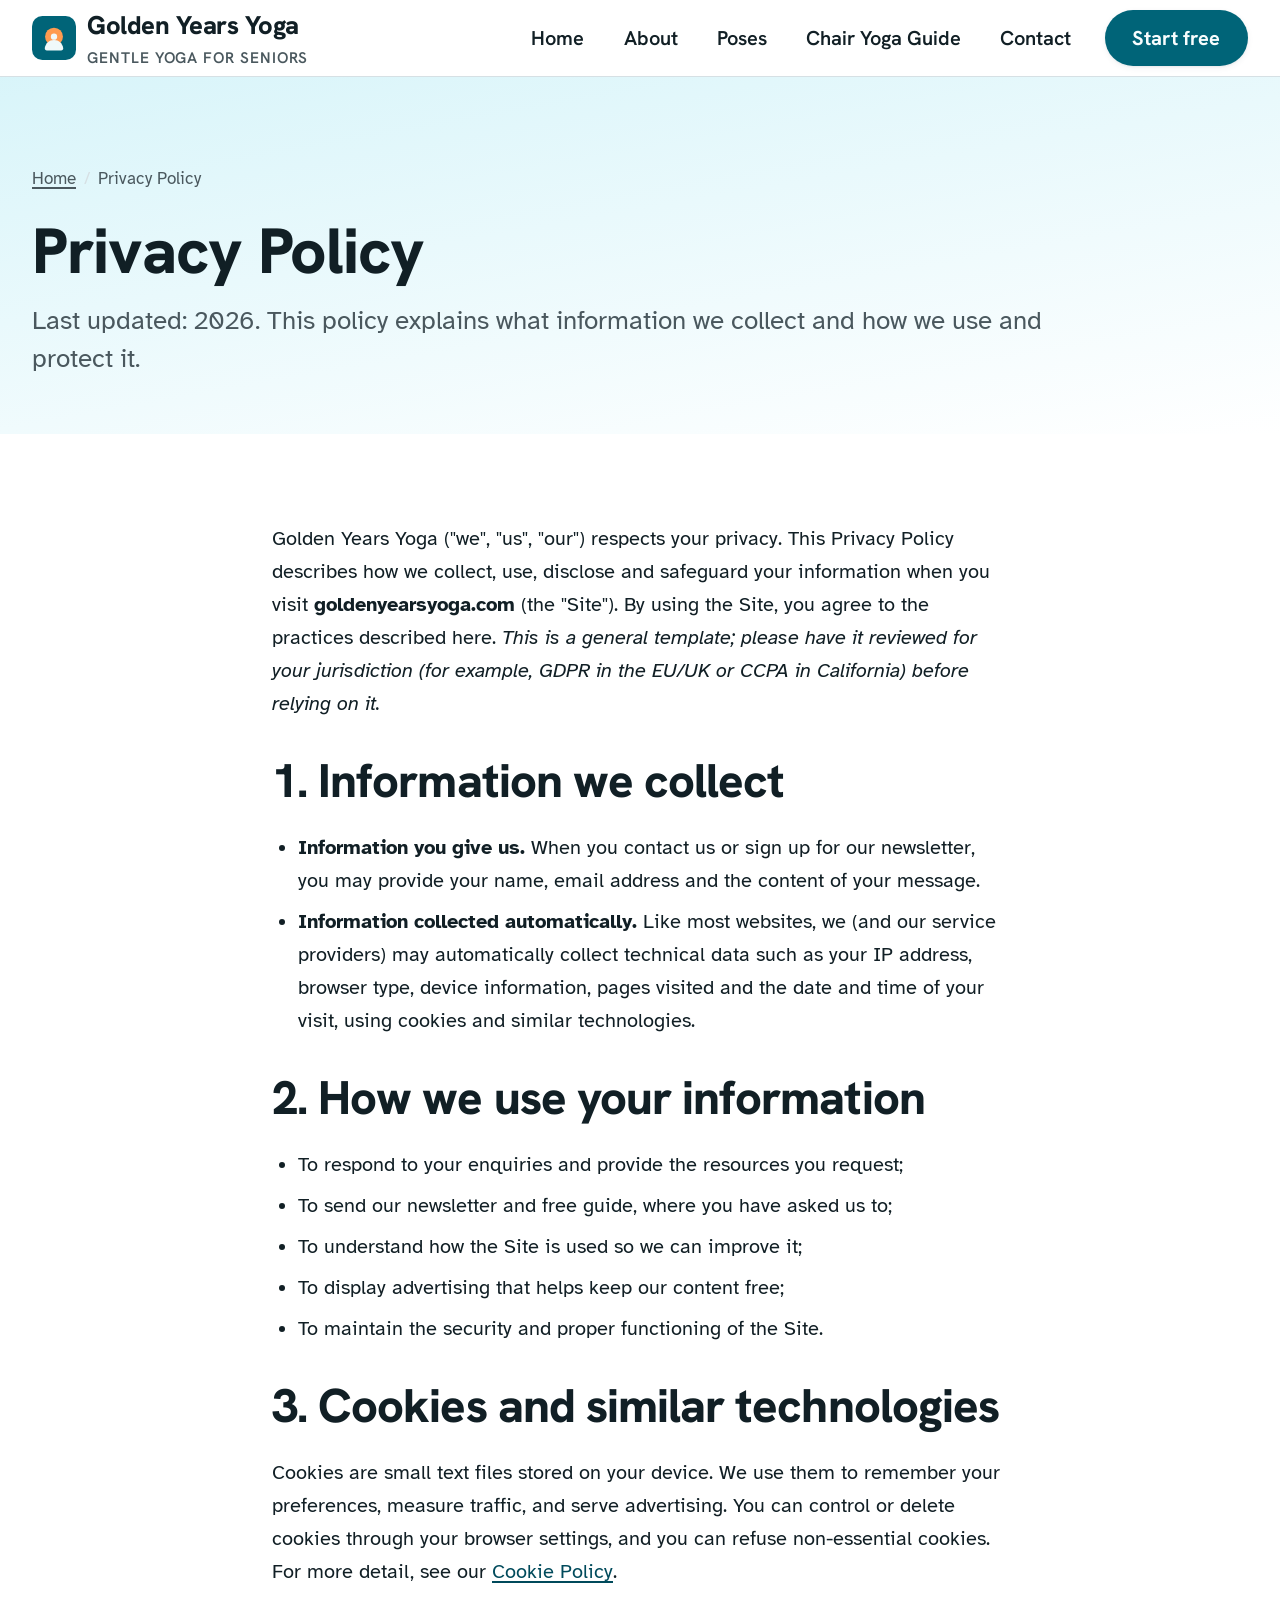
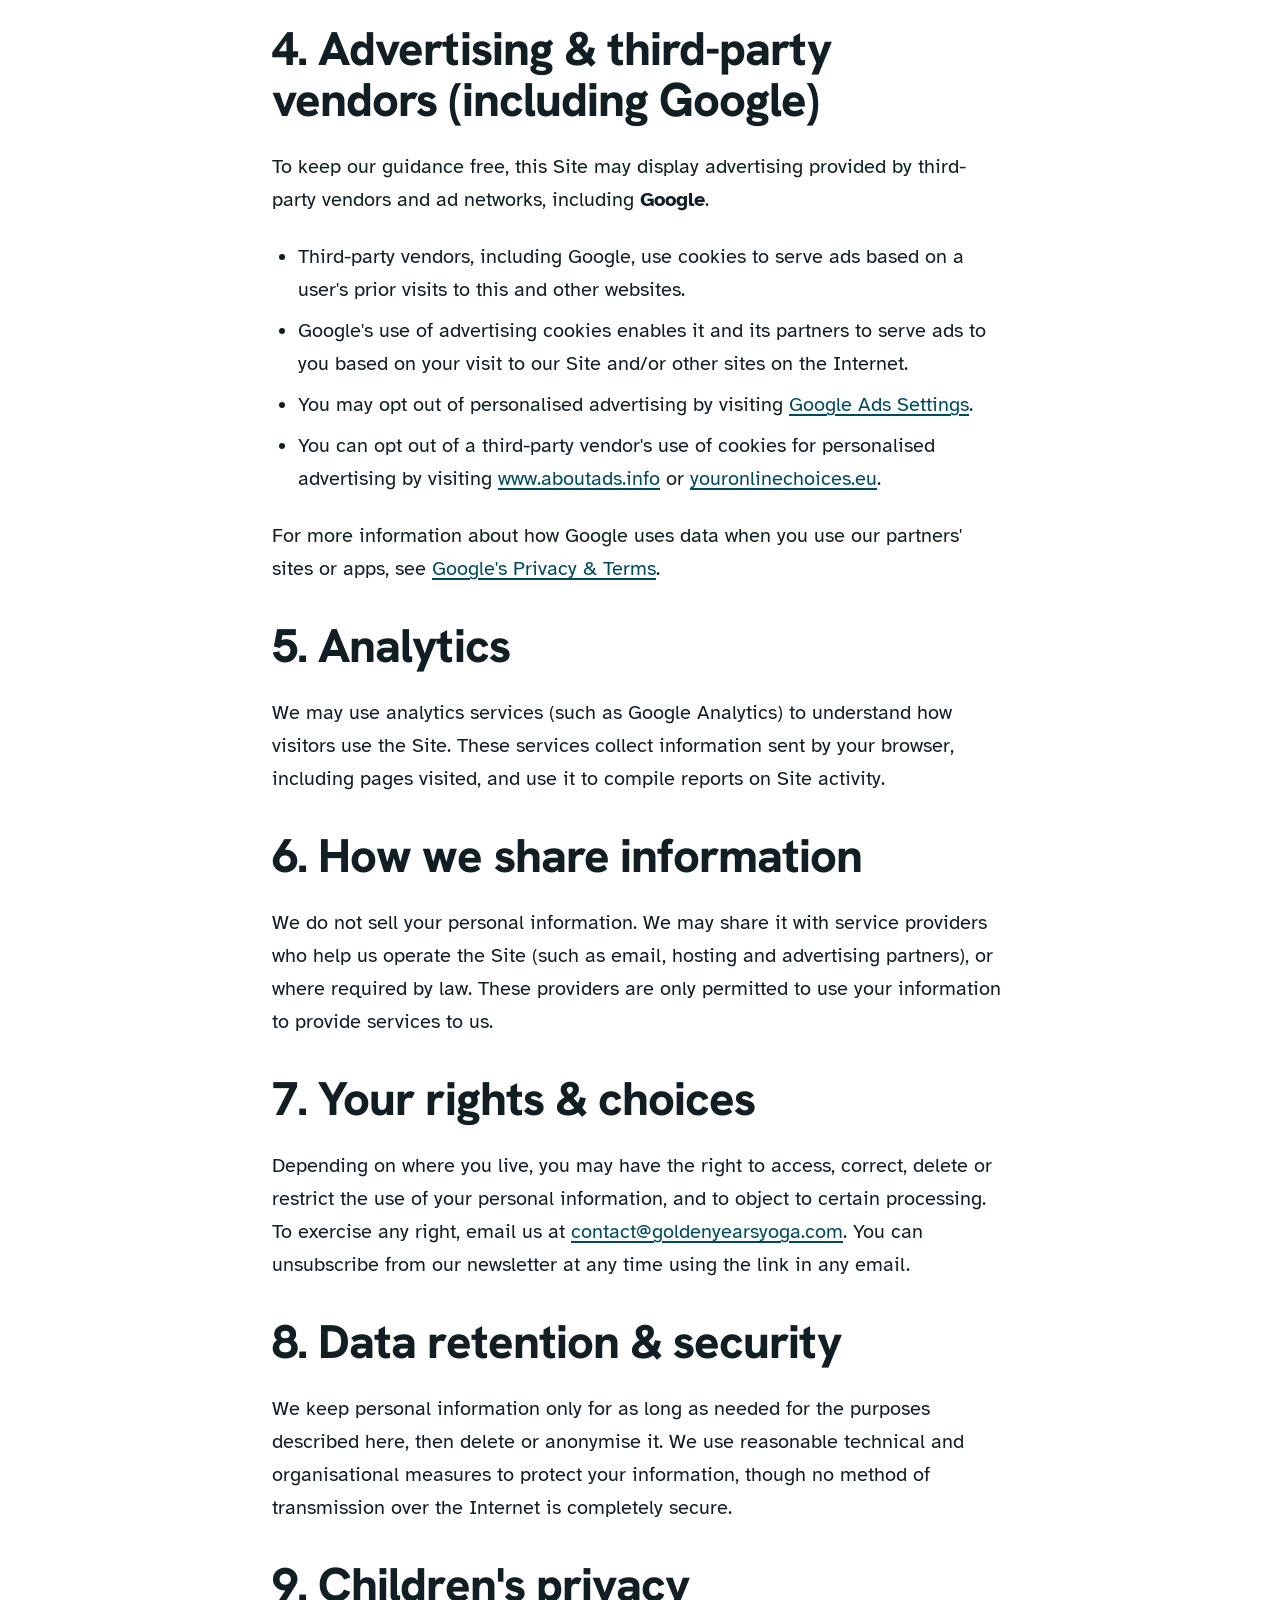
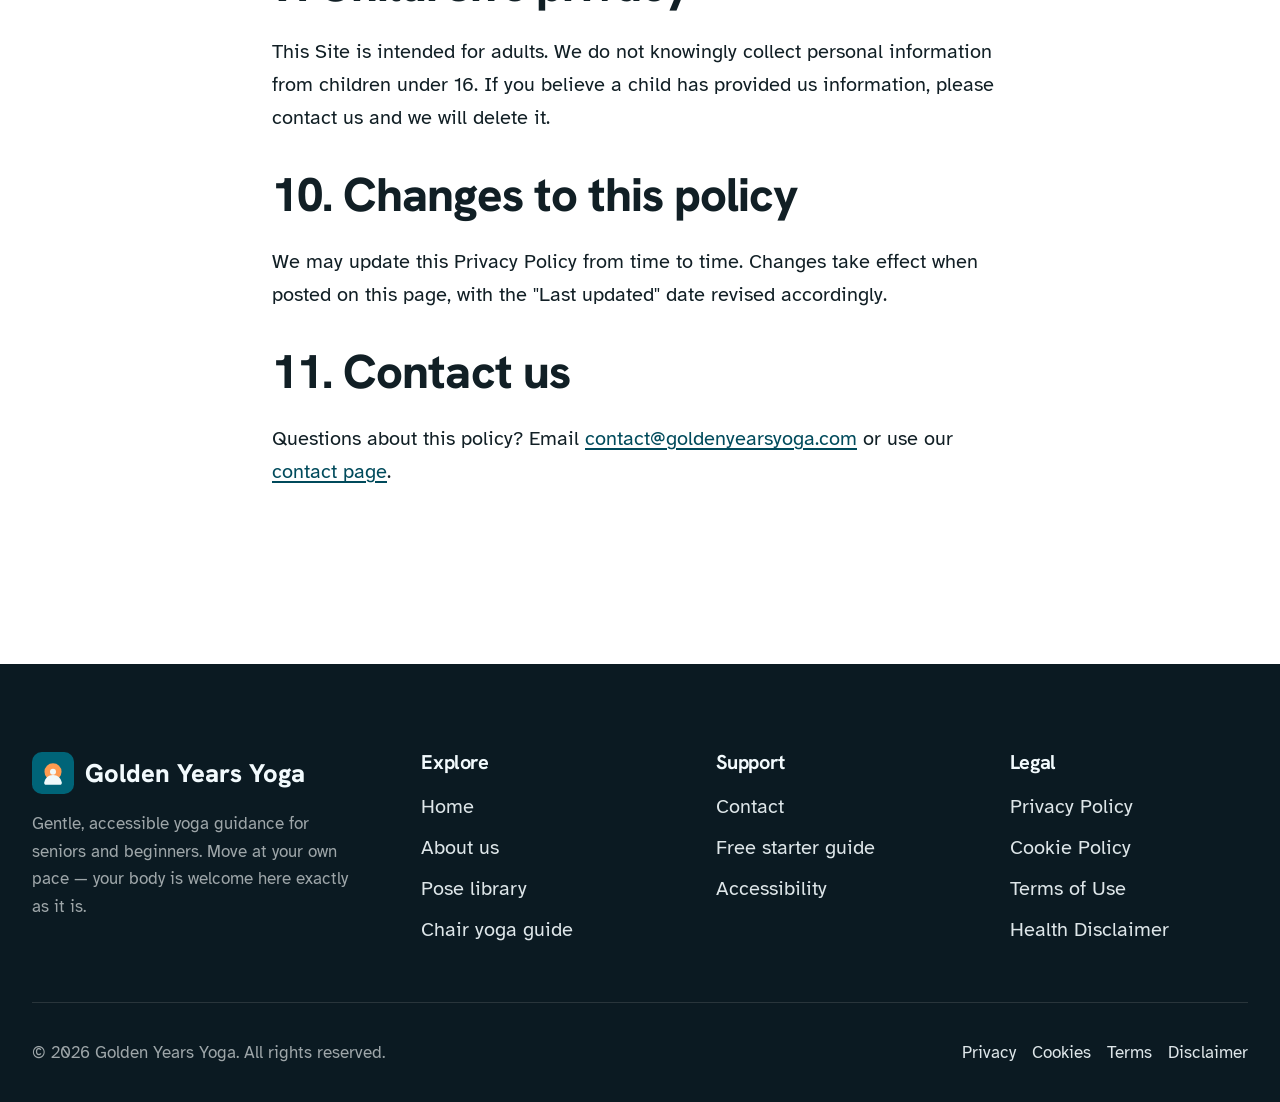
<file: privacy-policy.html>
<!DOCTYPE html>
<html lang="en">
<head>
  <meta charset="UTF-8" />
  <meta name="viewport" content="width=device-width, initial-scale=1.0" />
  <title>Privacy Policy — Golden Years Yoga</title>
  <meta name="description" content="How Golden Years Yoga collects, uses and protects your information, including the use of cookies and third-party advertising such as Google AdSense." />
  <link rel="canonical" href="https://www.goldenyearsyoga.com/privacy-policy.html" />
  <meta name="robots" content="index, follow" />
  <meta name="theme-color" content="#15616d" />
  <link rel="icon" type="image/svg+xml" href="assets/img/favicon.svg" />
  <link rel="apple-touch-icon" href="assets/img/favicon.svg" />
  <link rel="manifest" href="site.webmanifest" />
  <link rel="preconnect" href="https://fonts.googleapis.com" />
  <link rel="preconnect" href="https://fonts.gstatic.com" crossorigin />
  <link href="https://fonts.googleapis.com/css2?family=Hanken+Grotesk:wght@500;600;700;800&family=Atkinson+Hyperlegible:wght@400;700&display=swap" rel="stylesheet" />
  <link rel="stylesheet" href="assets/css/styles.css" />
</head>
<body>
  <a class="skip-link" href="#main">Skip to main content</a>
  <header class="site-header">
    <div class="container">
      <nav class="nav" aria-label="Primary">
        <a class="brand" href="index.html" aria-label="Golden Years Yoga home">
          <svg class="brand__mark" viewBox="0 0 64 64" aria-hidden="true"><rect width="64" height="64" rx="15" fill="oklch(0.46 0.092 215)"/><circle cx="32" cy="30" r="13" fill="oklch(0.78 0.15 55)"/><g fill="oklch(0.975 0.01 210)"><circle cx="32" cy="30" r="4.6"/><path d="M32 35c-7 0-12 4.6-13.4 11.4-.4 2 1.1 3.6 3.1 3.6h20.6c2 0 3.5-1.6 3.1-3.6C44 39.6 39 35 32 35Z"/></g></svg>
          <span class="brand__name">Golden Years Yoga<small>Gentle yoga for seniors</small></span>
        </a>
        <button class="nav__toggle" aria-expanded="false" aria-controls="primary-nav" aria-label="Open menu"><svg viewBox="0 0 24 24" fill="none" stroke="currentColor" stroke-width="2.4" stroke-linecap="round"><line x1="4" y1="7" x2="20" y2="7"/><line x1="4" y1="12" x2="20" y2="12"/><line x1="4" y1="17" x2="20" y2="17"/></svg></button>
        <ul class="nav__links" id="primary-nav">
          <li><a href="index.html">Home</a></li>
          <li><a href="about.html">About</a></li>
          <li><a href="poses.html">Poses</a></li>
          <li><a href="chair-yoga.html">Chair Yoga Guide</a></li>
          <li><a href="contact.html">Contact</a></li>
          <li class="nav__cta"><a class="btn btn--primary" href="contact.html#start">Start free</a></li>
        </ul>
      </nav>
    </div>
  </header>

  <main id="main">
    <section class="page-hero">
      <div class="container">
        <ol class="breadcrumb"><li><a href="index.html">Home</a></li><li>Privacy Policy</li></ol>
        <h1>Privacy Policy</h1>
        <p class="lede">Last updated: <span data-year>2026</span>. This policy explains what information we collect and how we use and protect it.</p>
      </div>
    </section>

    <section class="section">
      <div class="container-narrow">
        <div class="prose">
          <p>Golden Years Yoga ("we", "us", "our") respects your privacy. This Privacy Policy describes how we collect, use, disclose and safeguard your information when you visit <strong>goldenyearsyoga.com</strong> (the "Site"). By using the Site, you agree to the practices described here. <em>This is a general template; please have it reviewed for your jurisdiction (for example, GDPR in the EU/UK or CCPA in California) before relying on it.</em></p>

          <h2>1. Information we collect</h2>
          <ul>
            <li><strong>Information you give us.</strong> When you contact us or sign up for our newsletter, you may provide your name, email address and the content of your message.</li>
            <li><strong>Information collected automatically.</strong> Like most websites, we (and our service providers) may automatically collect technical data such as your IP address, browser type, device information, pages visited and the date and time of your visit, using cookies and similar technologies.</li>
          </ul>

          <h2>2. How we use your information</h2>
          <ul>
            <li>To respond to your enquiries and provide the resources you request;</li>
            <li>To send our newsletter and free guide, where you have asked us to;</li>
            <li>To understand how the Site is used so we can improve it;</li>
            <li>To display advertising that helps keep our content free;</li>
            <li>To maintain the security and proper functioning of the Site.</li>
          </ul>

          <h2>3. Cookies and similar technologies</h2>
          <p>Cookies are small text files stored on your device. We use them to remember your preferences, measure traffic, and serve advertising. You can control or delete cookies through your browser settings, and you can refuse non-essential cookies. For more detail, see our <a href="cookie-policy.html">Cookie Policy</a>.</p>

          <h2>4. Advertising &amp; third-party vendors (including Google)</h2>
          <p>To keep our guidance free, this Site may display advertising provided by third-party vendors and ad networks, including <strong>Google</strong>.</p>
          <ul>
            <li>Third-party vendors, including Google, use cookies to serve ads based on a user's prior visits to this and other websites.</li>
            <li>Google's use of advertising cookies enables it and its partners to serve ads to you based on your visit to our Site and/or other sites on the Internet.</li>
            <li>You may opt out of personalised advertising by visiting <a href="https://www.google.com/settings/ads" rel="nofollow noopener" target="_blank">Google Ads Settings</a>.</li>
            <li>You can opt out of a third-party vendor's use of cookies for personalised advertising by visiting <a href="https://www.aboutads.info/choices/" rel="nofollow noopener" target="_blank">www.aboutads.info</a> or <a href="https://www.youronlinechoices.eu/" rel="nofollow noopener" target="_blank">youronlinechoices.eu</a>.</li>
          </ul>
          <p>For more information about how Google uses data when you use our partners' sites or apps, see <a href="https://policies.google.com/technologies/partner-sites" rel="nofollow noopener" target="_blank">Google's Privacy &amp; Terms</a>.</p>

          <h2>5. Analytics</h2>
          <p>We may use analytics services (such as Google Analytics) to understand how visitors use the Site. These services collect information sent by your browser, including pages visited, and use it to compile reports on Site activity.</p>

          <h2>6. How we share information</h2>
          <p>We do not sell your personal information. We may share it with service providers who help us operate the Site (such as email, hosting and advertising partners), or where required by law. These providers are only permitted to use your information to provide services to us.</p>

          <h2>7. Your rights &amp; choices</h2>
          <p>Depending on where you live, you may have the right to access, correct, delete or restrict the use of your personal information, and to object to certain processing. To exercise any right, email us at <a href="mailto:contact@goldenyearsyoga.com">contact@goldenyearsyoga.com</a>. You can unsubscribe from our newsletter at any time using the link in any email.</p>

          <h2>8. Data retention &amp; security</h2>
          <p>We keep personal information only for as long as needed for the purposes described here, then delete or anonymise it. We use reasonable technical and organisational measures to protect your information, though no method of transmission over the Internet is completely secure.</p>

          <h2>9. Children's privacy</h2>
          <p>This Site is intended for adults. We do not knowingly collect personal information from children under 16. If you believe a child has provided us information, please contact us and we will delete it.</p>

          <h2>10. Changes to this policy</h2>
          <p>We may update this Privacy Policy from time to time. Changes take effect when posted on this page, with the "Last updated" date revised accordingly.</p>

          <h2>11. Contact us</h2>
          <p>Questions about this policy? Email <a href="mailto:contact@goldenyearsyoga.com">contact@goldenyearsyoga.com</a> or use our <a href="contact.html">contact page</a>.</p>
        </div>
      </div>
    </section>
  </main>

  <footer class="site-footer">
    <div class="container">
      <div class="footer-grid">
        <div>
          <span class="footer-brand"><svg viewBox="0 0 64 64" aria-hidden="true"><rect width="64" height="64" rx="15" fill="oklch(0.46 0.092 215)"/><circle cx="32" cy="30" r="13" fill="oklch(0.78 0.15 55)"/><g fill="oklch(0.975 0.01 210)"><circle cx="32" cy="30" r="4.6"/><path d="M32 35c-7 0-12 4.6-13.4 11.4-.4 2 1.1 3.6 3.1 3.6h20.6c2 0 3.5-1.6 3.1-3.6C44 39.6 39 35 32 35Z"/></g></svg> Golden Years Yoga</span>
          <p class="footer-disclaimer">Gentle, accessible yoga guidance for seniors and beginners. Move at your own pace — your body is welcome here exactly as it is.</p>
        </div>
        <div class="footer-col"><h4>Explore</h4><ul><li><a href="index.html">Home</a></li><li><a href="about.html">About us</a></li><li><a href="poses.html">Pose library</a></li><li><a href="chair-yoga.html">Chair yoga guide</a></li></ul></div>
        <div class="footer-col"><h4>Support</h4><ul><li><a href="contact.html">Contact</a></li><li><a href="contact.html#start">Free starter guide</a></li><li><a href="accessibility.html">Accessibility</a></li></ul></div>
        <div class="footer-col"><h4>Legal</h4><ul><li><a href="privacy-policy.html">Privacy Policy</a></li><li><a href="cookie-policy.html">Cookie Policy</a></li><li><a href="terms.html">Terms of Use</a></li><li><a href="disclaimer.html">Health Disclaimer</a></li></ul></div>
      </div>
      <div class="footer-bottom">
        <p>© <span data-year>2026</span> Golden Years Yoga. All rights reserved.</p>
        <nav aria-label="Legal"><a href="privacy-policy.html">Privacy</a><a href="cookie-policy.html">Cookies</a><a href="terms.html">Terms</a><a href="disclaimer.html">Disclaimer</a></nav>
      </div>
    </div>
  </footer>
  <script src="assets/js/main.js" defer></script>
</body>
</html>
</file>
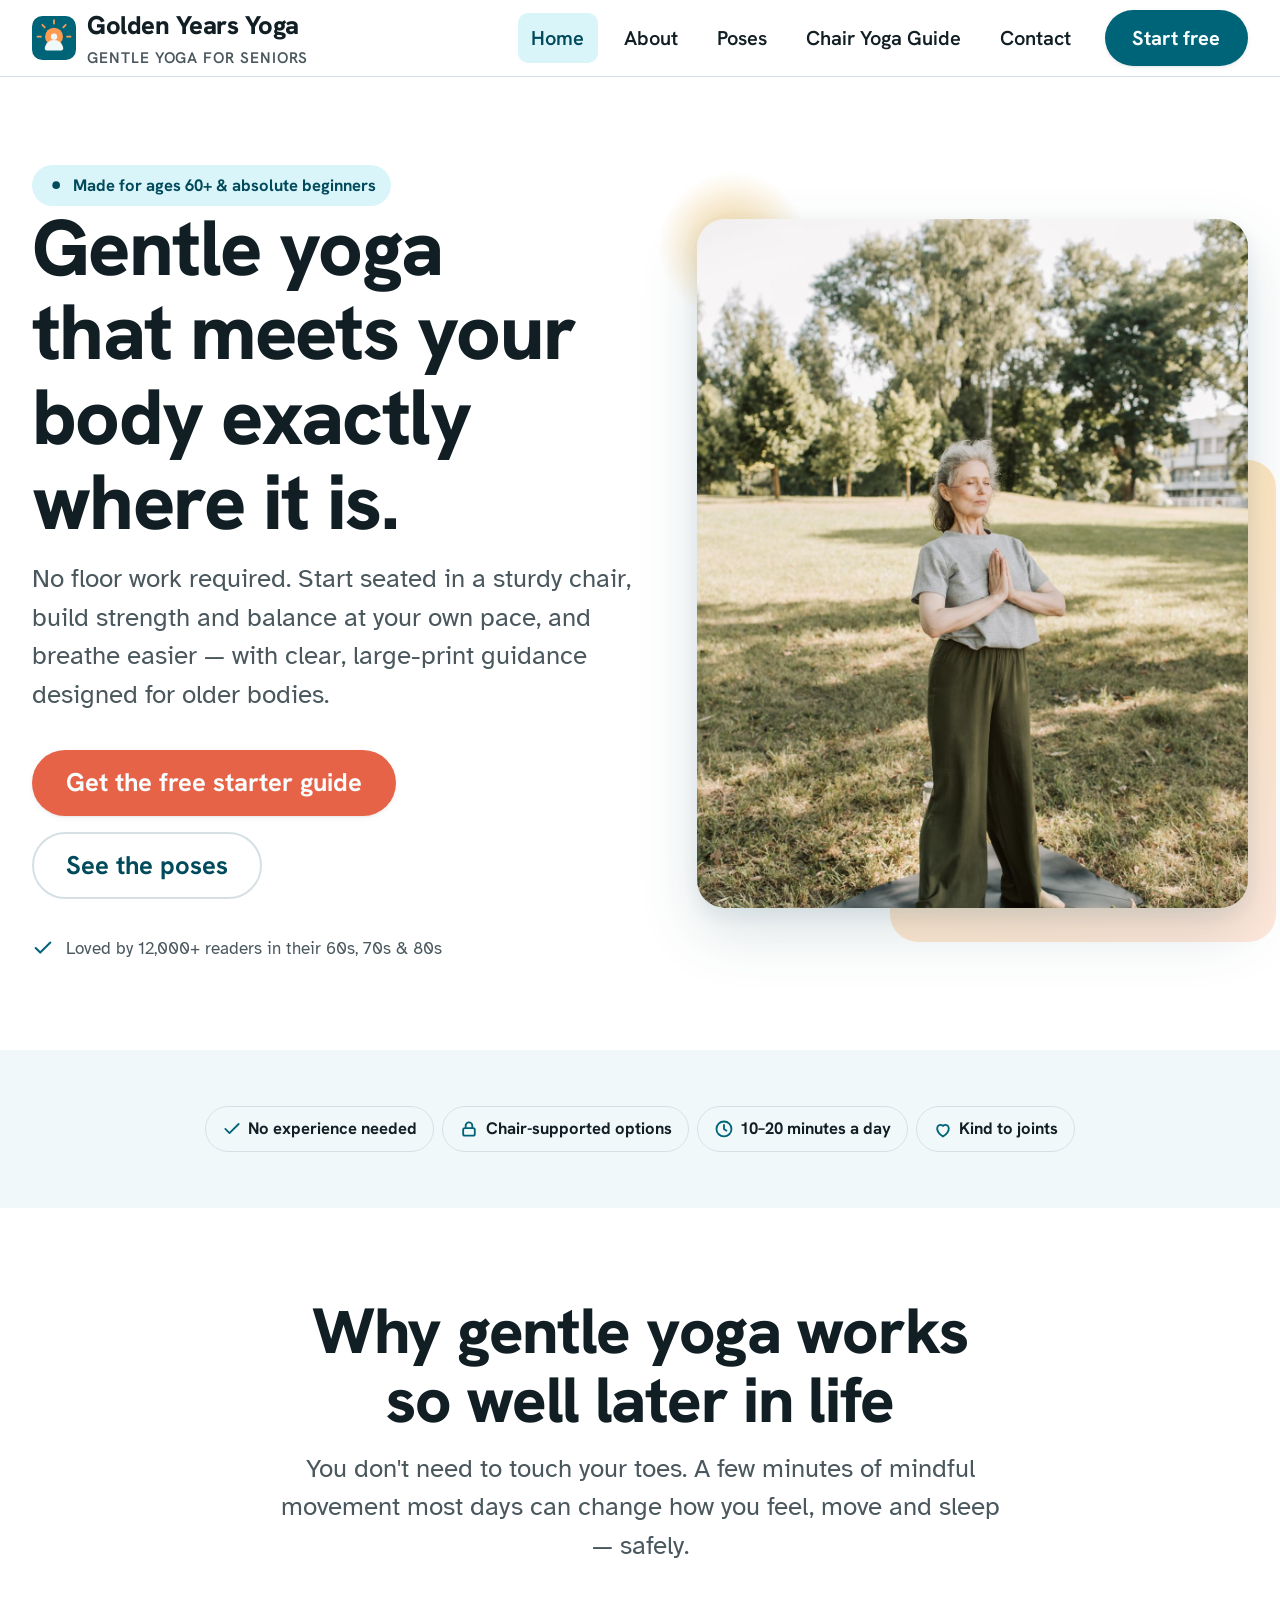
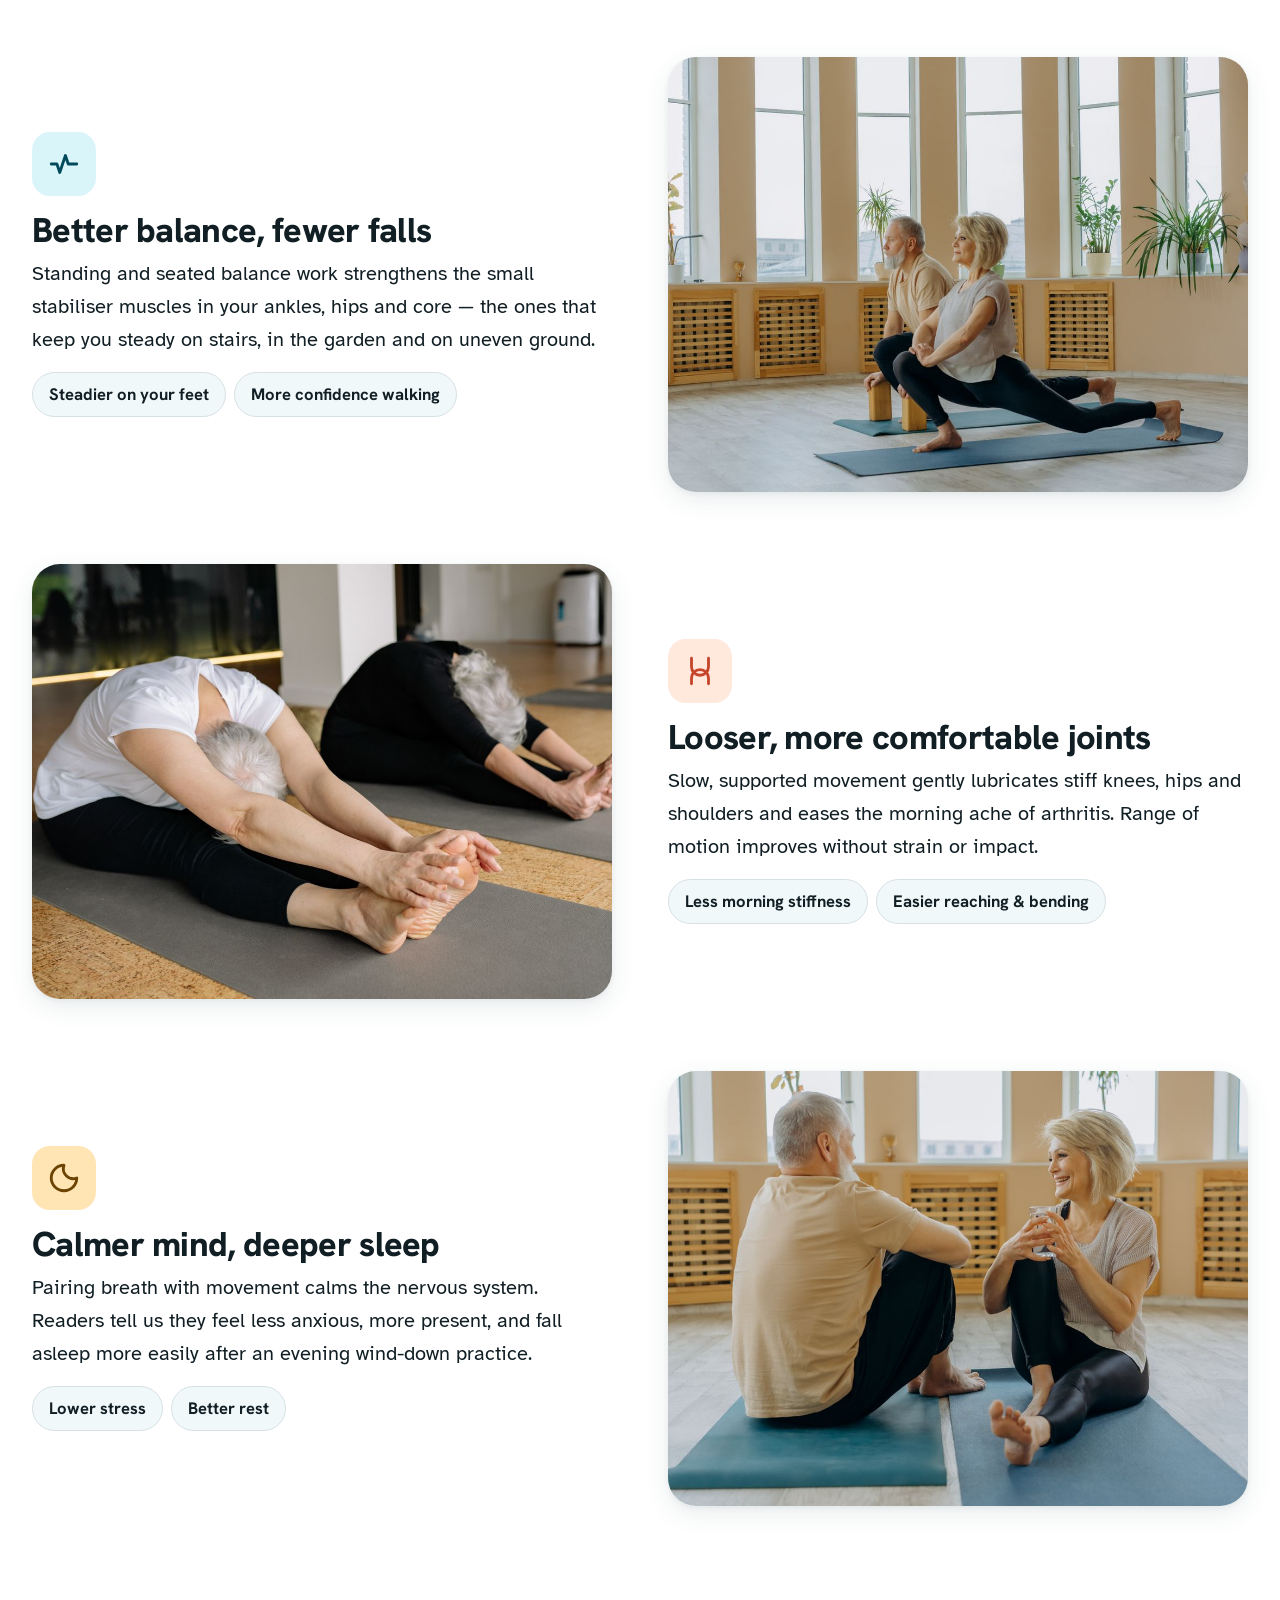
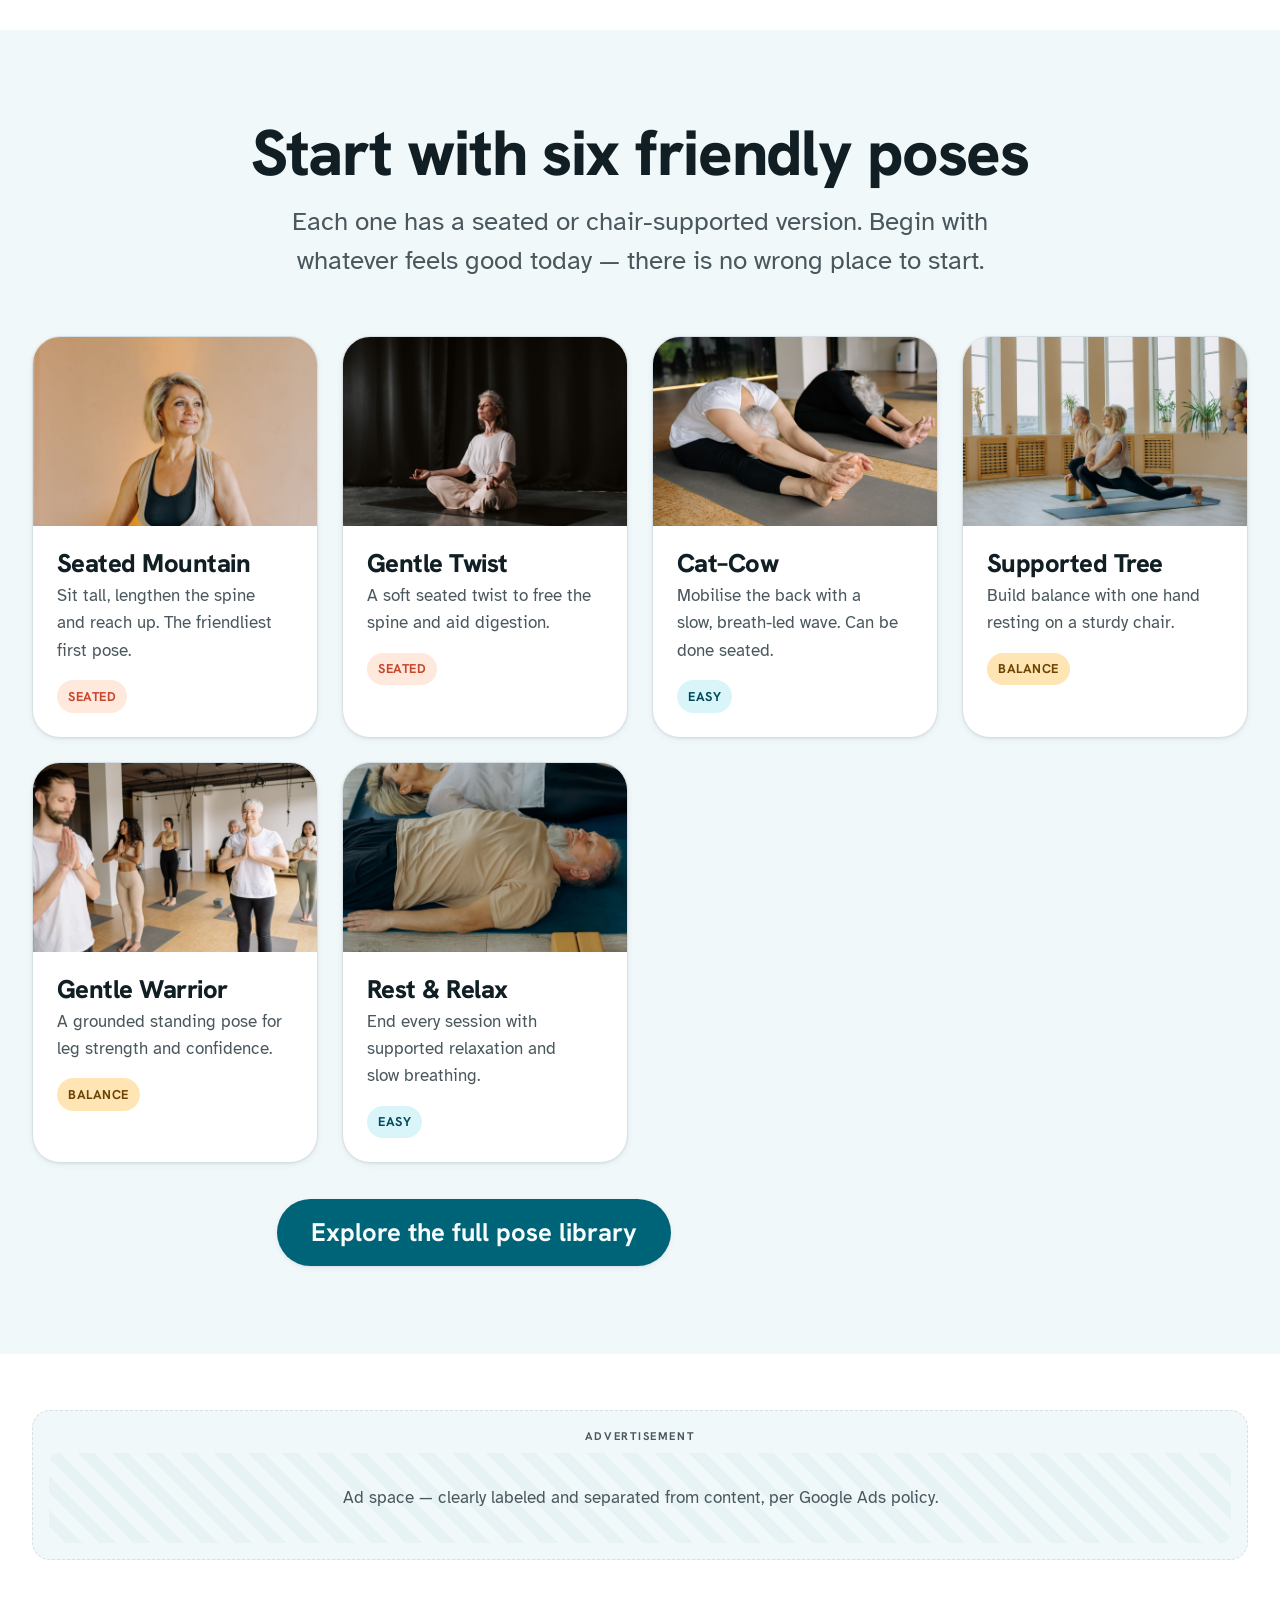
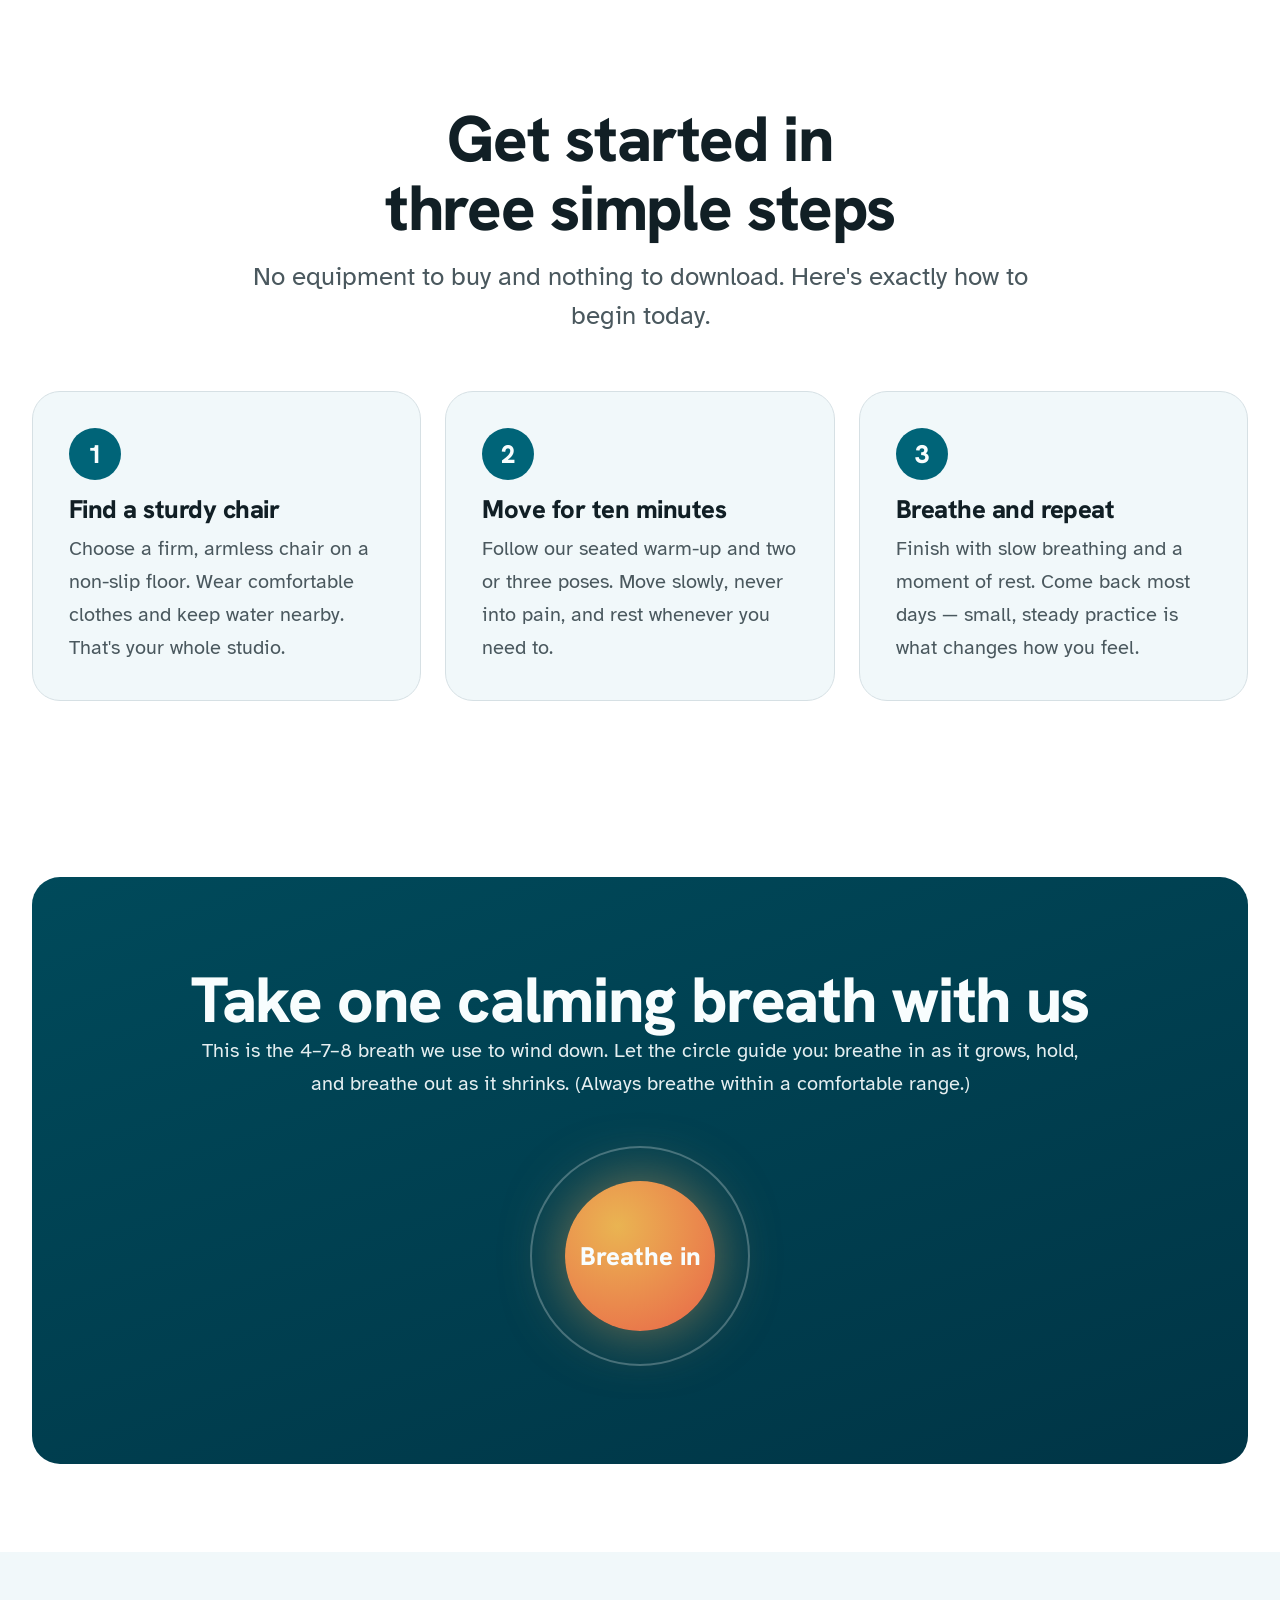
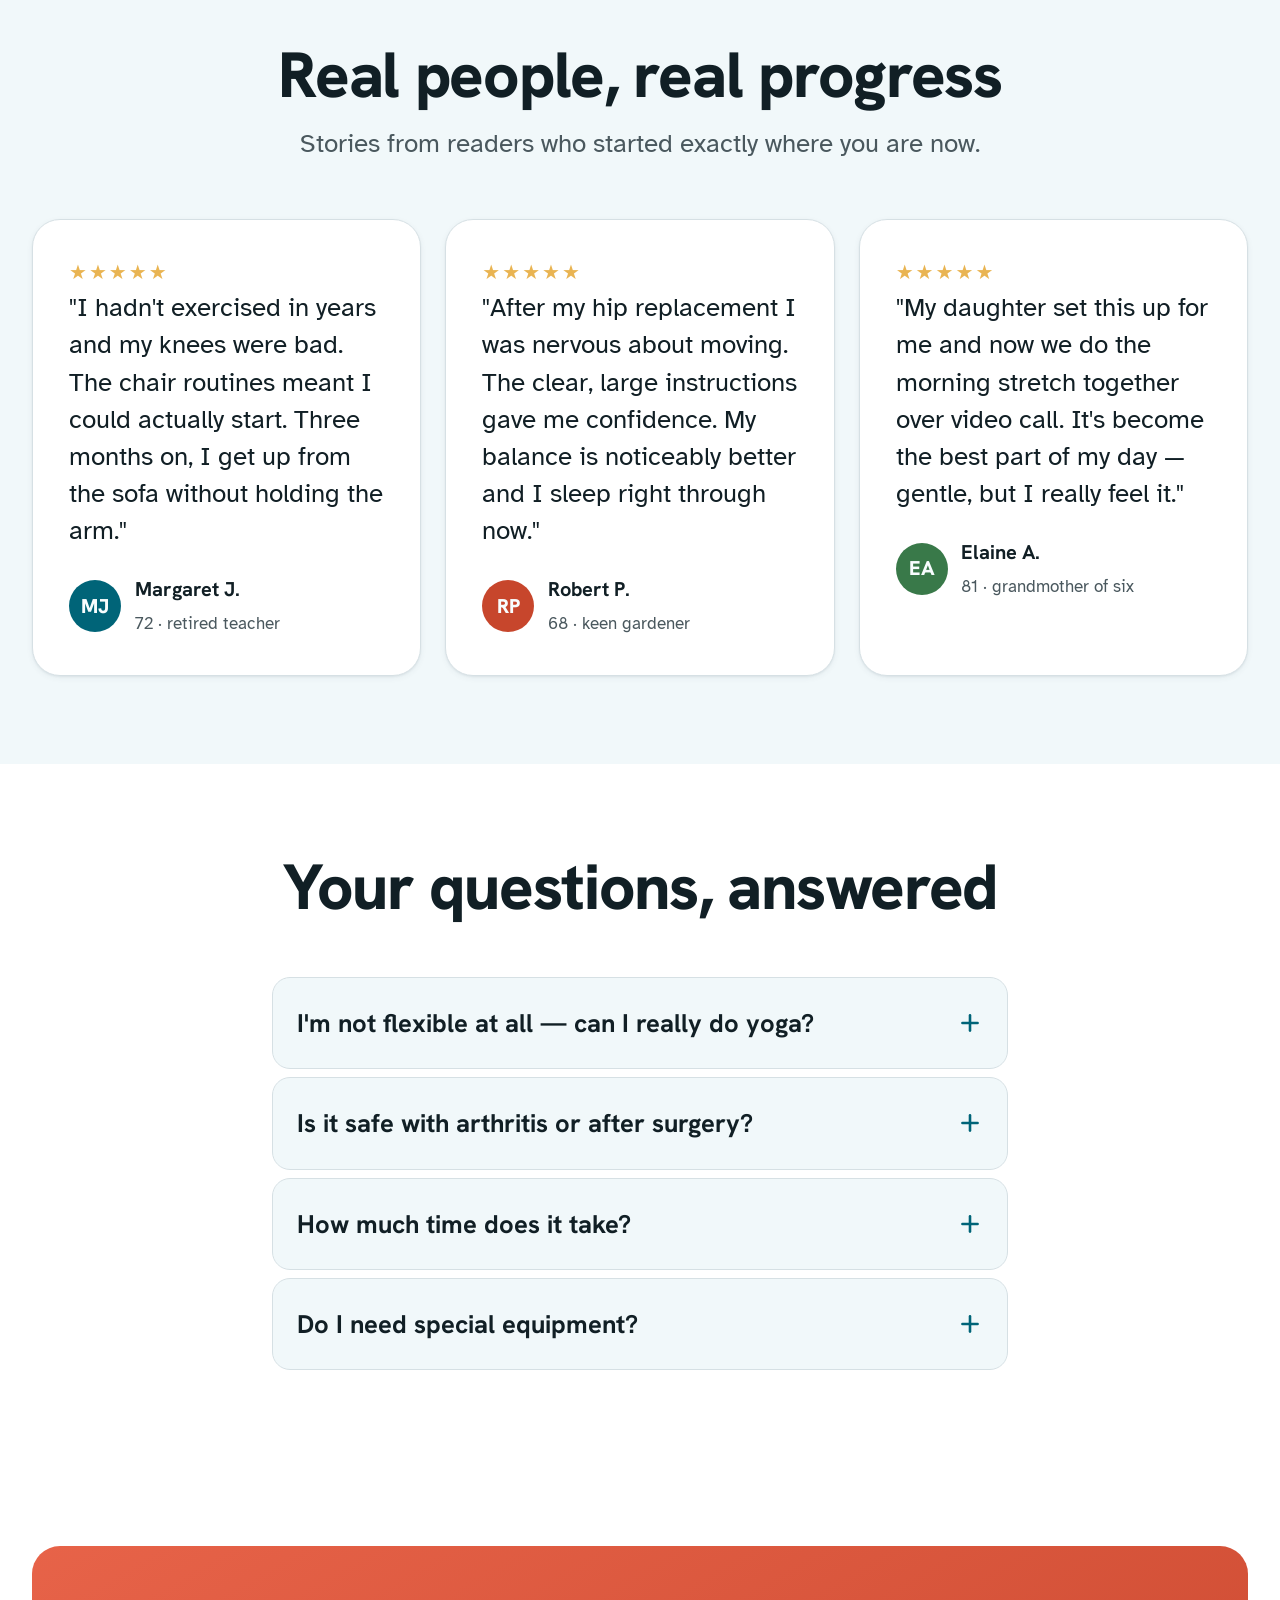
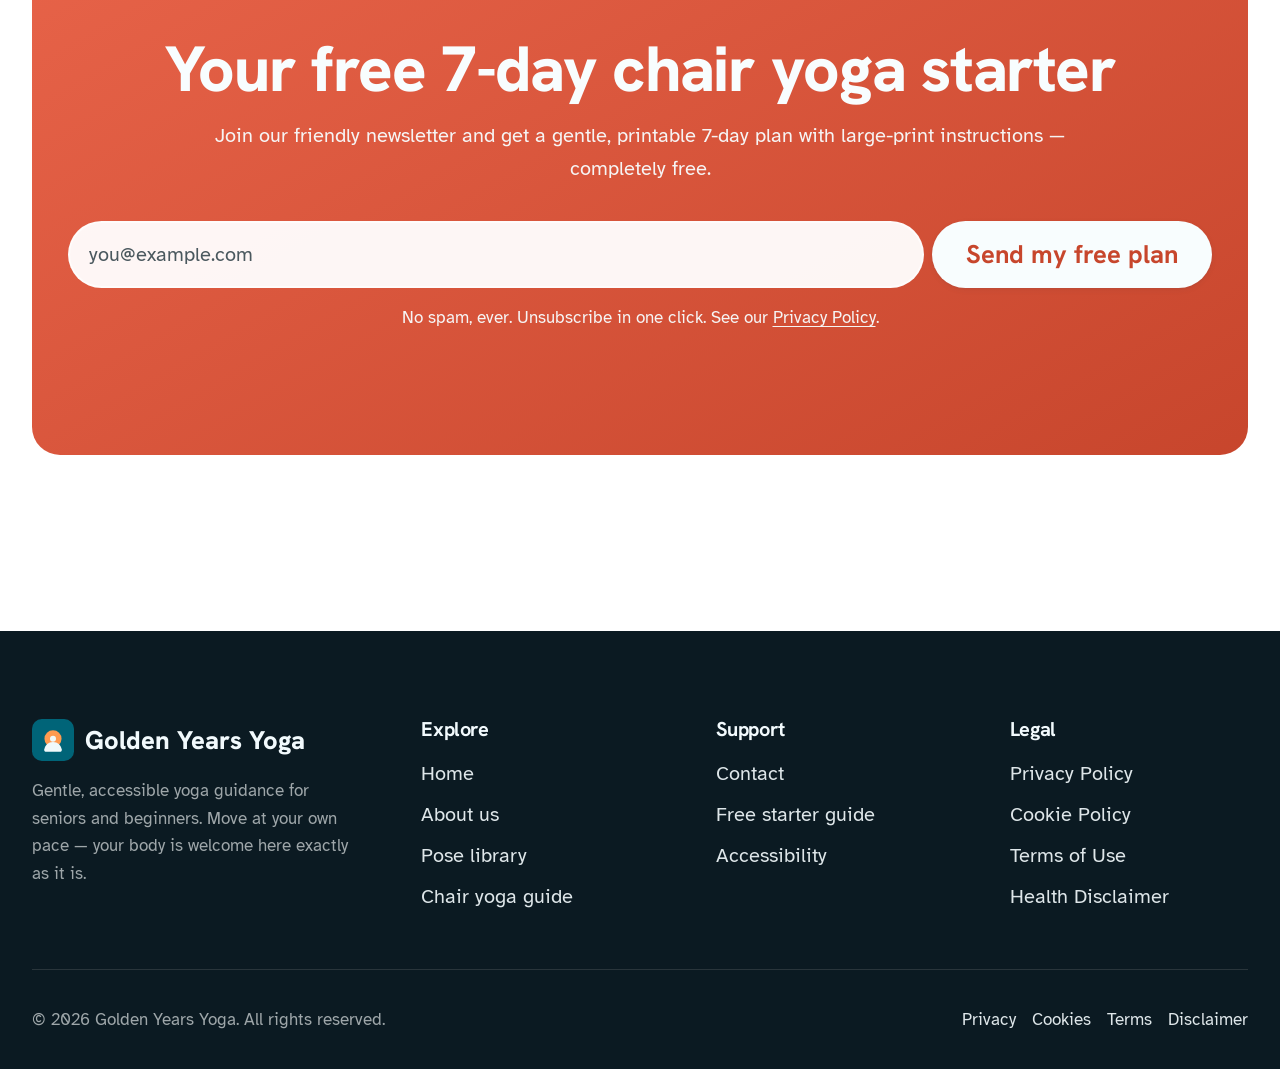
<file: site.html>
<!DOCTYPE html>
<html lang="en">
<head>


<!-- E DELL Privacy-friendly analytics by Plausible -->
<script async src="https://plausible.io/js/pa-n4ScyDCXSCBa0_HI2Vk3L.js"></script>
<script>
  window.plausible=window.plausible||function(){(plausible.q=plausible.q||[]).push(arguments)},plausible.init=plausible.init||function(i){plausible.o=i||{}};
  plausible.init()
</script>

  <!-- clarity web track-->
  <script type="text/javascript">
    (function(c,l,a,r,i,t,y){
        c[a]=c[a]||function(){(c[a].q=c[a].q||[]).push(arguments)};
        t=l.createElement(r);t.async=1;t.src="https://www.clarity.ms/tag/"+i;
        y=l.getElementsByTagName(r)[0];y.parentNode.insertBefore(t,y);
    })(window, document, "clarity", "script", "y8x00a1qkj");
</script>
  
  
  <meta charset="UTF-8" />
  <meta name="viewport" content="width=device-width, initial-scale=1.0" />
  <title>Golden Years Yoga — Gentle, Safe Yoga for Seniors & Beginners</title>
  <meta name="description" content="Golden Years Yoga makes gentle, joint-friendly yoga simple for seniors. Chair-supported poses, balance work and breathing — clear, large-print guidance you can start at home today, no experience needed." />
  <meta name="keywords" content="yoga for seniors, chair yoga, gentle yoga, senior fitness, balance exercises, yoga for beginners over 60" />
  <meta name="author" content="Golden Years Yoga" />
  <meta name="robots" content="index, follow" />
  <link rel="canonical" href="https://www.goldenyearsyoga.com/" />
  <meta name="theme-color" content="#15616d" />


  <!-- Open Graph -->
  <meta property="og:type" content="website" />
  <meta property="og:title" content="Golden Years Yoga — Gentle, Safe Yoga for Seniors" />
  <meta property="og:description" content="Chair-supported poses, balance and breathing for seniors. Clear, large-print guidance you can start at home today." />
  <meta property="og:url" content="https://www.goldenyearsyoga.com/" />

  <link rel="icon" type="image/svg+xml" href="assets/img/favicon.svg" />
  <link rel="apple-touch-icon" href="assets/img/favicon.svg" />
  <link rel="manifest" href="site.webmanifest" />

  <link rel="preconnect" href="https://fonts.googleapis.com" />
  <link rel="preconnect" href="https://fonts.gstatic.com" crossorigin />
  <link href="https://fonts.googleapis.com/css2?family=Hanken+Grotesk:wght@500;600;700;800&family=Atkinson+Hyperlegible:wght@400;700&display=swap" rel="stylesheet" />
  <link rel="stylesheet" href="assets/css/styles.css" />

  <!-- Structured data: Organization + medical-adjacent disclaimer context -->
  <script type="application/ld+json">
  {
    "@context": "https://schema.org",
    "@type": "Organization",
    "name": "Golden Years Yoga",
    "url": "https://www.goldenyearsyoga.com/",
    "description": "Gentle, chair-friendly yoga guidance for seniors and beginners.",
    "email": "contact@goldenyearsyoga.com",
    "areaServed": "Worldwide"
  }
  </script>
</head>
<body>
  <a class="skip-link" href="#main">Skip to main content</a>

  <!-- ============================ HEADER ============================ -->
  <header class="site-header">
    <div class="container">
      <nav class="nav" aria-label="Primary">
        <a class="brand" href="index.html" aria-label="Golden Years Yoga home">
          <svg class="brand__mark" viewBox="0 0 64 64" aria-hidden="true">
            <rect width="64" height="64" rx="15" fill="oklch(0.46 0.092 215)"/>
            <circle cx="32" cy="30" r="13" fill="oklch(0.78 0.15 55)"/>
            <g stroke="oklch(0.78 0.15 55)" stroke-width="2.6" stroke-linecap="round">
              <line x1="32" y1="6" x2="32" y2="11"/><line x1="15" y1="13" x2="18.5" y2="16.5"/>
              <line x1="49" y1="13" x2="45.5" y2="16.5"/><line x1="8" y1="30" x2="13" y2="30"/><line x1="56" y1="30" x2="51" y2="30"/>
            </g>
            <g fill="oklch(0.975 0.01 210)">
              <circle cx="32" cy="30" r="4.6"/>
              <path d="M32 35c-7 0-12 4.6-13.4 11.4-.4 2 1.1 3.6 3.1 3.6h20.6c2 0 3.5-1.6 3.1-3.6C44 39.6 39 35 32 35Z"/>
            </g>
          </svg>
          <span class="brand__name">Golden Years Yoga<small>Gentle yoga for seniors</small></span>
        </a>

        <button class="nav__toggle" aria-expanded="false" aria-controls="primary-nav" aria-label="Open menu">
          <svg viewBox="0 0 24 24" fill="none" stroke="currentColor" stroke-width="2.4" stroke-linecap="round"><line x1="4" y1="7" x2="20" y2="7"/><line x1="4" y1="12" x2="20" y2="12"/><line x1="4" y1="17" x2="20" y2="17"/></svg>
        </button>

        <ul class="nav__links" id="primary-nav">
          <li><a href="index.html" aria-current="page">Home</a></li>
          <li><a href="about.html">About</a></li>
          <li><a href="poses.html">Poses</a></li>
          <li><a href="chair-yoga.html">Chair Yoga Guide</a></li>
          <li><a href="contact.html">Contact</a></li>
          <li class="nav__cta"><a class="btn btn--primary" href="contact.html#start">Start free</a></li>
        </ul>
      </nav>
    </div>
  </header>

  <main id="main">
    <!-- ============================ HERO ============================ -->
    <section class="hero">
      <div class="container">
        <div class="hero__grid">
          <div class="hero__copy">
            <span class="eyebrow reveal">
              <svg viewBox="0 0 24 24" fill="currentColor" aria-hidden="true"><circle cx="12" cy="12" r="5"/></svg>
              Made for ages 60+ &amp; absolute beginners
            </span>
            <h1 class="reveal" data-delay="60">Gentle yoga that meets your body exactly where it is.</h1>
            <p class="lede reveal" data-delay="120">No floor work required. Start seated in a sturdy chair, build strength and balance at your own pace, and breathe easier — with clear, large-print guidance designed for older bodies.</p>
            <div class="hero__cta reveal" data-delay="180">
              <a class="btn btn--accent btn--lg" href="contact.html#start">Get the free starter guide</a>
              <a class="btn btn--ghost btn--lg" href="poses.html">See the poses</a>
            </div>
            <p class="hero__trust reveal" data-delay="240">
              <svg viewBox="0 0 24 24" width="22" height="22" fill="none" stroke="oklch(0.46 0.092 215)" stroke-width="2.2" stroke-linecap="round" stroke-linejoin="round" aria-hidden="true"><path d="M20 6 9 17l-5-5"/></svg>
              Loved by 12,000+ readers in their 60s, 70s &amp; 80s
            </p>
          </div>

          <!-- Hero photograph -->
          <div class="hero__art reveal" data-delay="120">
            <img src="assets/img/photos/p8939949.jpg" width="1200" height="1500"
                 alt="An older woman standing barefoot on a mat in a sunlit park, eyes closed and palms together at her heart in a calm, centring breath."
                 fetchpriority="high" />
          </div>
        </div>
      </div>
    </section>

    <!-- ===================== REASSURANCE STRIP ===================== -->
    <section class="section--tight bg-surface">
      <div class="container">
        <ul class="pill-row reveal" style="justify-content:center">
          <li class="pill"><svg viewBox="0 0 24 24" fill="none" stroke="currentColor" stroke-width="2.2" stroke-linecap="round" stroke-linejoin="round" aria-hidden="true"><path d="M20 6 9 17l-5-5"/></svg> No experience needed</li>
          <li class="pill"><svg viewBox="0 0 24 24" fill="none" stroke="currentColor" stroke-width="2.2" stroke-linecap="round" stroke-linejoin="round" aria-hidden="true"><rect x="5" y="11" width="14" height="9" rx="2"/><path d="M8 11V8a4 4 0 0 1 8 0v3"/></svg> Chair-supported options</li>
          <li class="pill"><svg viewBox="0 0 24 24" fill="none" stroke="currentColor" stroke-width="2.2" stroke-linecap="round" stroke-linejoin="round" aria-hidden="true"><circle cx="12" cy="12" r="9"/><path d="M12 7v5l3 2"/></svg> 10–20 minutes a day</li>
          <li class="pill"><svg viewBox="0 0 24 24" fill="none" stroke="currentColor" stroke-width="2.2" stroke-linecap="round" stroke-linejoin="round" aria-hidden="true"><path d="M12 21s-7-4.4-7-10a4 4 0 0 1 7-2.6A4 4 0 0 1 19 11c0 5.6-7 10-7 10Z"/></svg> Kind to joints</li>
        </ul>
      </div>
    </section>

    <!-- ========================= BENEFITS ========================= -->
    <section class="section" aria-labelledby="benefits-title">
      <div class="container">
        <div class="section-head section-head--center reveal">
          <h2 id="benefits-title">Why gentle yoga works so well later in life</h2>
          <p class="lede">You don't need to touch your toes. A few minutes of mindful movement most days can change how you feel, move and sleep — safely.</p>
        </div>

        <div class="features">
          <article class="feature reveal">
            <div>
              <span class="icon-chip" aria-hidden="true"><svg viewBox="0 0 24 24" fill="none" stroke="currentColor" stroke-width="2" stroke-linecap="round" stroke-linejoin="round"><path d="M3 12h4l2 6 4-12 2 6h6"/></svg></span>
              <h3>Better balance, fewer falls</h3>
              <p>Standing and seated balance work strengthens the small stabiliser muscles in your ankles, hips and core — the ones that keep you steady on stairs, in the garden and on uneven ground.</p>
              <ul class="pill-row" style="margin-top:1rem">
                <li class="pill">Steadier on your feet</li>
                <li class="pill">More confidence walking</li>
              </ul>
            </div>
            <div class="feature__art"><img src="assets/img/photos/p7500321.jpg" width="1200" height="900" alt="An older couple in a bright, plant-filled studio holding a supported low lunge, building leg and hip strength." loading="lazy" /></div>
          </article>

          <article class="feature reveal">
            <div>
              <span class="icon-chip icon-chip--accent" aria-hidden="true"><svg viewBox="0 0 24 24" fill="none" stroke="currentColor" stroke-width="2" stroke-linecap="round" stroke-linejoin="round"><path d="M6 3v6a6 6 0 0 0 12 0V3"/><path d="M6 21v-4a6 6 0 0 1 12 0v4"/></svg></span>
              <h3>Looser, more comfortable joints</h3>
              <p>Slow, supported movement gently lubricates stiff knees, hips and shoulders and eases the morning ache of arthritis. Range of motion improves without strain or impact.</p>
              <ul class="pill-row" style="margin-top:1rem">
                <li class="pill">Less morning stiffness</li>
                <li class="pill">Easier reaching &amp; bending</li>
              </ul>
            </div>
            <div class="feature__art"><img src="assets/img/photos/p8436479.jpg" width="1200" height="900" alt="Two older women in a seated forward fold, gently lengthening the spine and the backs of the legs." loading="lazy" /></div>
          </article>

          <article class="feature reveal">
            <div>
              <span class="icon-chip icon-chip--gold" aria-hidden="true"><svg viewBox="0 0 24 24" fill="none" stroke="currentColor" stroke-width="2" stroke-linecap="round" stroke-linejoin="round"><path d="M12 3a9 9 0 1 0 9 9 7 7 0 0 1-9-9Z"/></svg></span>
              <h3>Calmer mind, deeper sleep</h3>
              <p>Pairing breath with movement calms the nervous system. Readers tell us they feel less anxious, more present, and fall asleep more easily after an evening wind-down practice.</p>
              <ul class="pill-row" style="margin-top:1rem">
                <li class="pill">Lower stress</li>
                <li class="pill">Better rest</li>
              </ul>
            </div>
            <div class="feature__art"><img src="assets/img/photos/p7530582.jpg" width="1200" height="900" alt="A relaxed older couple sitting on their mats, smiling together and sharing a glass of water after class." loading="lazy" /></div>
          </article>
        </div>
      </div>
    </section>

    <!-- ====================== POSE GALLERY ======================== -->
    <section class="section bg-surface" aria-labelledby="poses-title">
      <div class="container">
        <div class="section-head section-head--center reveal">
          <h2 id="poses-title">Start with six friendly poses</h2>
          <p class="lede">Each one has a seated or chair-supported version. Begin with whatever feels good today — there is no wrong place to start.</p>
        </div>

        <div class="pose-grid">
          <article class="pose-card reveal">
            <div class="pose-card__art"><img src="assets/img/photos/p7500708.jpg" width="600" height="400" alt="A smiling older woman sitting tall and cross-legged on a yoga mat." loading="lazy" /></div>
            <div class="pose-card__body"><h3>Seated Mountain</h3><p>Sit tall, lengthen the spine and reach up. The friendliest first pose.</p><span class="tag tag--seated">Seated</span></div>
          </article>
          <article class="pose-card reveal" data-delay="60">
            <div class="pose-card__art"><img src="assets/img/photos/p8939837.jpg" width="600" height="400" alt="An older woman sitting cross-legged in calm meditation with an upright, relaxed spine." loading="lazy" /></div>
            <div class="pose-card__body"><h3>Gentle Twist</h3><p>A soft seated twist to free the spine and aid digestion.</p><span class="tag tag--seated">Seated</span></div>
          </article>
          <article class="pose-card reveal" data-delay="120">
            <div class="pose-card__art"><img src="assets/img/photos/p8436479.jpg" width="600" height="400" alt="Two older women folding gently forward over their legs to stretch the back." loading="lazy" /></div>
            <div class="pose-card__body"><h3>Cat–Cow</h3><p>Mobilise the back with a slow, breath-led wave. Can be done seated.</p><span class="tag tag--easy">Easy</span></div>
          </article>
          <article class="pose-card reveal">
            <div class="pose-card__art"><img src="assets/img/photos/p7500321.jpg" width="600" height="400" alt="An older couple balancing in a supported standing lunge in a sunlit studio." loading="lazy" /></div>
            <div class="pose-card__body"><h3>Supported Tree</h3><p>Build balance with one hand resting on a sturdy chair.</p><span class="tag tag--balance">Balance</span></div>
          </article>
          <article class="pose-card reveal" data-delay="60">
            <div class="pose-card__art"><img src="assets/img/photos/p8436692.jpg" width="600" height="400" alt="A standing yoga class, including older adults, with palms pressed together at the heart." loading="lazy" /></div>
            <div class="pose-card__body"><h3>Gentle Warrior</h3><p>A grounded standing pose for leg strength and confidence.</p><span class="tag tag--balance">Balance</span></div>
          </article>
          <article class="pose-card reveal" data-delay="120">
            <div class="pose-card__art"><img src="assets/img/photos/p7500662.jpg" width="600" height="400" alt="An older couple lying side by side in relaxation pose at the end of a session." loading="lazy" /></div>
            <div class="pose-card__body"><h3>Rest &amp; Relax</h3><p>End every session with supported relaxation and slow breathing.</p><span class="tag tag--easy">Easy</span></div>
          </article>
        </div>
        <p class="text-center" style="margin-top:2.25rem">
          <a class="btn btn--primary btn--lg" href="poses.html">Explore the full pose library</a>
        </p>
      </div>
    </section>

    <!-- ===================== AD SLOT (labeled) ==================== -->
    <div class="container">
      <aside class="ad-slot" aria-label="Advertisement">
        <span class="ad-slot__label">Advertisement</span>
        <div class="ad-slot__area">Ad space — clearly labeled and separated from content, per Google Ads policy.</div>
      </aside>
    </div>

    <!-- ====================== START STEPS ========================= -->
    <section class="section" aria-labelledby="start-title">
      <div class="container">
        <div class="section-head section-head--center reveal">
          <h2 id="start-title">Get started in three simple steps</h2>
          <p class="lede">No equipment to buy and nothing to download. Here's exactly how to begin today.</p>
        </div>
        <ol class="steps" style="list-style:none;padding:0">
          <li class="step reveal">
            <div class="step__num" aria-hidden="true">1</div>
            <h3>Find a sturdy chair</h3>
            <p>Choose a firm, armless chair on a non-slip floor. Wear comfortable clothes and keep water nearby. That's your whole studio.</p>
          </li>
          <li class="step reveal" data-delay="80">
            <div class="step__num" aria-hidden="true">2</div>
            <h3>Move for ten minutes</h3>
            <p>Follow our seated warm-up and two or three poses. Move slowly, never into pain, and rest whenever you need to.</p>
          </li>
          <li class="step reveal" data-delay="160">
            <div class="step__num" aria-hidden="true">3</div>
            <h3>Breathe and repeat</h3>
            <p>Finish with slow breathing and a moment of rest. Come back most days — small, steady practice is what changes how you feel.</p>
          </li>
        </ol>
      </div>
    </section>

    <!-- ===================== BREATHE WIDGET ======================= -->
    <section class="section" aria-labelledby="breathe-title">
      <div class="container">
        <div class="breathe reveal">
          <h2 id="breathe-title">Take one calming breath with us</h2>
          <p>This is the 4–7–8 breath we use to wind down. Let the circle guide you: breathe in as it grows, hold, and breathe out as it shrinks. (Always breathe within a comfortable range.)</p>
          <div class="breathe__stage">
            <div class="breathe__halo" aria-hidden="true"></div>
            <div class="breathe__circle" data-breathe-label aria-hidden="true">Breathe in</div>
          </div>
          <p class="sr-only">A guided breathing animation: inhale for four seconds, hold for seven, exhale for eight.</p>
        </div>
      </div>
    </section>

    <!-- ====================== TESTIMONIALS ======================== -->
    <section class="section bg-surface" aria-labelledby="loved-title">
      <div class="container">
        <div class="section-head section-head--center reveal">
          <h2 id="loved-title">Real people, real progress</h2>
          <p class="lede">Stories from readers who started exactly where you are now.</p>
        </div>
        <div class="quotes">
          <figure class="quote reveal">
            <div class="stars" aria-label="5 out of 5 stars">★★★★★</div>
            <blockquote>"I hadn't exercised in years and my knees were bad. The chair routines meant I could actually start. Three months on, I get up from the sofa without holding the arm."</blockquote>
            <figcaption class="quote__by">
              <span class="avatar" style="background:oklch(0.46 0.092 215)" aria-hidden="true">MJ</span>
              <span><span class="quote__name">Margaret J.</span><br><span class="quote__meta">72 · retired teacher</span></span>
            </figcaption>
          </figure>
          <figure class="quote reveal" data-delay="80">
            <div class="stars" aria-label="5 out of 5 stars">★★★★★</div>
            <blockquote>"After my hip replacement I was nervous about moving. The clear, large instructions gave me confidence. My balance is noticeably better and I sleep right through now."</blockquote>
            <figcaption class="quote__by">
              <span class="avatar" style="background:oklch(0.57 0.17 33)" aria-hidden="true">RP</span>
              <span><span class="quote__name">Robert P.</span><br><span class="quote__meta">68 · keen gardener</span></span>
            </figcaption>
          </figure>
          <figure class="quote reveal" data-delay="160">
            <div class="stars" aria-label="5 out of 5 stars">★★★★★</div>
            <blockquote>"My daughter set this up for me and now we do the morning stretch together over video call. It's become the best part of my day — gentle, but I really feel it."</blockquote>
            <figcaption class="quote__by">
              <span class="avatar" style="background:oklch(0.52 0.10 150)" aria-hidden="true">EA</span>
              <span><span class="quote__name">Elaine A.</span><br><span class="quote__meta">81 · grandmother of six</span></span>
            </figcaption>
          </figure>
        </div>
      </div>
    </section>

    <!-- =========================== FAQ ============================ -->
    <section class="section" aria-labelledby="faq-title">
      <div class="container-narrow">
        <div class="section-head section-head--center reveal">
          <h2 id="faq-title">Your questions, answered</h2>
        </div>
        <div class="faq reveal">
          <details>
            <summary>I'm not flexible at all — can I really do yoga?<span class="faq__icon" aria-hidden="true"><svg viewBox="0 0 24 24" width="26" height="26" fill="none" stroke="currentColor" stroke-width="2.4" stroke-linecap="round"><line x1="12" y1="5" x2="12" y2="19"/><line x1="5" y1="12" x2="19" y2="12"/></svg></span></summary>
            <div><p>Absolutely. Flexibility is a <em>result</em> of practice, not a requirement to begin. Every pose here has a seated or chair-supported version, and you only ever move within your own comfortable range.</p></div>
          </details>
          <details>
            <summary>Is it safe with arthritis or after surgery?<span class="faq__icon" aria-hidden="true"><svg viewBox="0 0 24 24" width="26" height="26" fill="none" stroke="currentColor" stroke-width="2.4" stroke-linecap="round"><line x1="12" y1="5" x2="12" y2="19"/><line x1="5" y1="12" x2="19" y2="12"/></svg></span></summary>
            <div><p>Gentle yoga is widely recommended for joint health, but everybody is different. Please read our <a href="disclaimer.html">health disclaimer</a> and check with your doctor or physiotherapist before starting any new exercise — especially after surgery or with a medical condition.</p></div>
          </details>
          <details>
            <summary>How much time does it take?<span class="faq__icon" aria-hidden="true"><svg viewBox="0 0 24 24" width="26" height="26" fill="none" stroke="currentColor" stroke-width="2.4" stroke-linecap="round"><line x1="12" y1="5" x2="12" y2="19"/><line x1="5" y1="12" x2="19" y2="12"/></svg></span></summary>
            <div><p>As little as ten minutes a day makes a real difference. Consistency matters far more than length — a short daily practice beats an occasional long one.</p></div>
          </details>
          <details>
            <summary>Do I need special equipment?<span class="faq__icon" aria-hidden="true"><svg viewBox="0 0 24 24" width="26" height="26" fill="none" stroke="currentColor" stroke-width="2.4" stroke-linecap="round"><line x1="12" y1="5" x2="12" y2="19"/><line x1="5" y1="12" x2="19" y2="12"/></svg></span></summary>
            <div><p>No. A sturdy chair and comfortable clothes are enough. A yoga mat and a cushion are nice once you're settled in, but never required to start.</p></div>
          </details>
        </div>
      </div>
    </section>

    <!-- ====================== CTA + NEWSLETTER ==================== -->
    <section class="section">
      <div class="container">
        <div class="cta-band reveal">
          <h2>Your free 7-day chair yoga starter</h2>
          <p>Join our friendly newsletter and get a gentle, printable 7-day plan with large-print instructions — completely free.</p>
          <form class="newsletter" action="contact.html" method="get" aria-label="Newsletter sign-up">
            <label class="sr-only" for="hero-email">Your email address</label>
            <input id="hero-email" type="email" name="email" placeholder="you@example.com" autocomplete="email" required />
            <button class="btn btn--light btn--lg" type="submit">Send my free plan</button>
          </form>
          <p style="margin-top:1rem;font-size:var(--step--1)">No spam, ever. Unsubscribe in one click. See our <a href="privacy-policy.html" style="color:inherit;text-decoration:underline">Privacy Policy</a>.</p>
        </div>
      </div>
    </section>
  </main>

  <!-- ============================ FOOTER ============================ -->
  <footer class="site-footer">
    <div class="container">
      <div class="footer-grid">
        <div>
          <span class="footer-brand">
            <svg viewBox="0 0 64 64" aria-hidden="true">
              <rect width="64" height="64" rx="15" fill="oklch(0.46 0.092 215)"/>
              <circle cx="32" cy="30" r="13" fill="oklch(0.78 0.15 55)"/>
              <g fill="oklch(0.975 0.01 210)"><circle cx="32" cy="30" r="4.6"/><path d="M32 35c-7 0-12 4.6-13.4 11.4-.4 2 1.1 3.6 3.1 3.6h20.6c2 0 3.5-1.6 3.1-3.6C44 39.6 39 35 32 35Z"/></g>
            </svg>
            Golden Years Yoga
          </span>
          <p class="footer-disclaimer">Gentle, accessible yoga guidance for seniors and beginners. Move at your own pace — your body is welcome here exactly as it is.</p>
        </div>
        <div class="footer-col">
          <h4>Explore</h4>
          <ul>
            <li><a href="index.html">Home</a></li>
            <li><a href="about.html">About us</a></li>
            <li><a href="poses.html">Pose library</a></li>
            <li><a href="chair-yoga.html">Chair yoga guide</a></li>
          </ul>
        </div>
        <div class="footer-col">
          <h4>Support</h4>
          <ul>
            <li><a href="contact.html">Contact</a></li>
            <li><a href="contact.html#start">Free starter guide</a></li>
            <li><a href="accessibility.html">Accessibility</a></li>
          </ul>
        </div>
        <div class="footer-col">
          <h4>Legal</h4>
          <ul>
            <li><a href="privacy-policy.html">Privacy Policy</a></li>
            <li><a href="cookie-policy.html">Cookie Policy</a></li>
            <li><a href="terms.html">Terms of Use</a></li>
            <li><a href="disclaimer.html">Health Disclaimer</a></li>
          </ul>
        </div>
      </div>
      <div class="footer-bottom">
        <p>© <span data-year>2026</span> Golden Years Yoga. All rights reserved.</p>
        <nav aria-label="Legal">
          <a href="privacy-policy.html">Privacy</a>
          <a href="cookie-policy.html">Cookies</a>
          <a href="terms.html">Terms</a>
          <a href="disclaimer.html">Disclaimer</a>
        </nav>
      </div>
    </div>
  </footer>

  <script src="assets/js/main.js" defer></script>
</body>
</html>
</file>
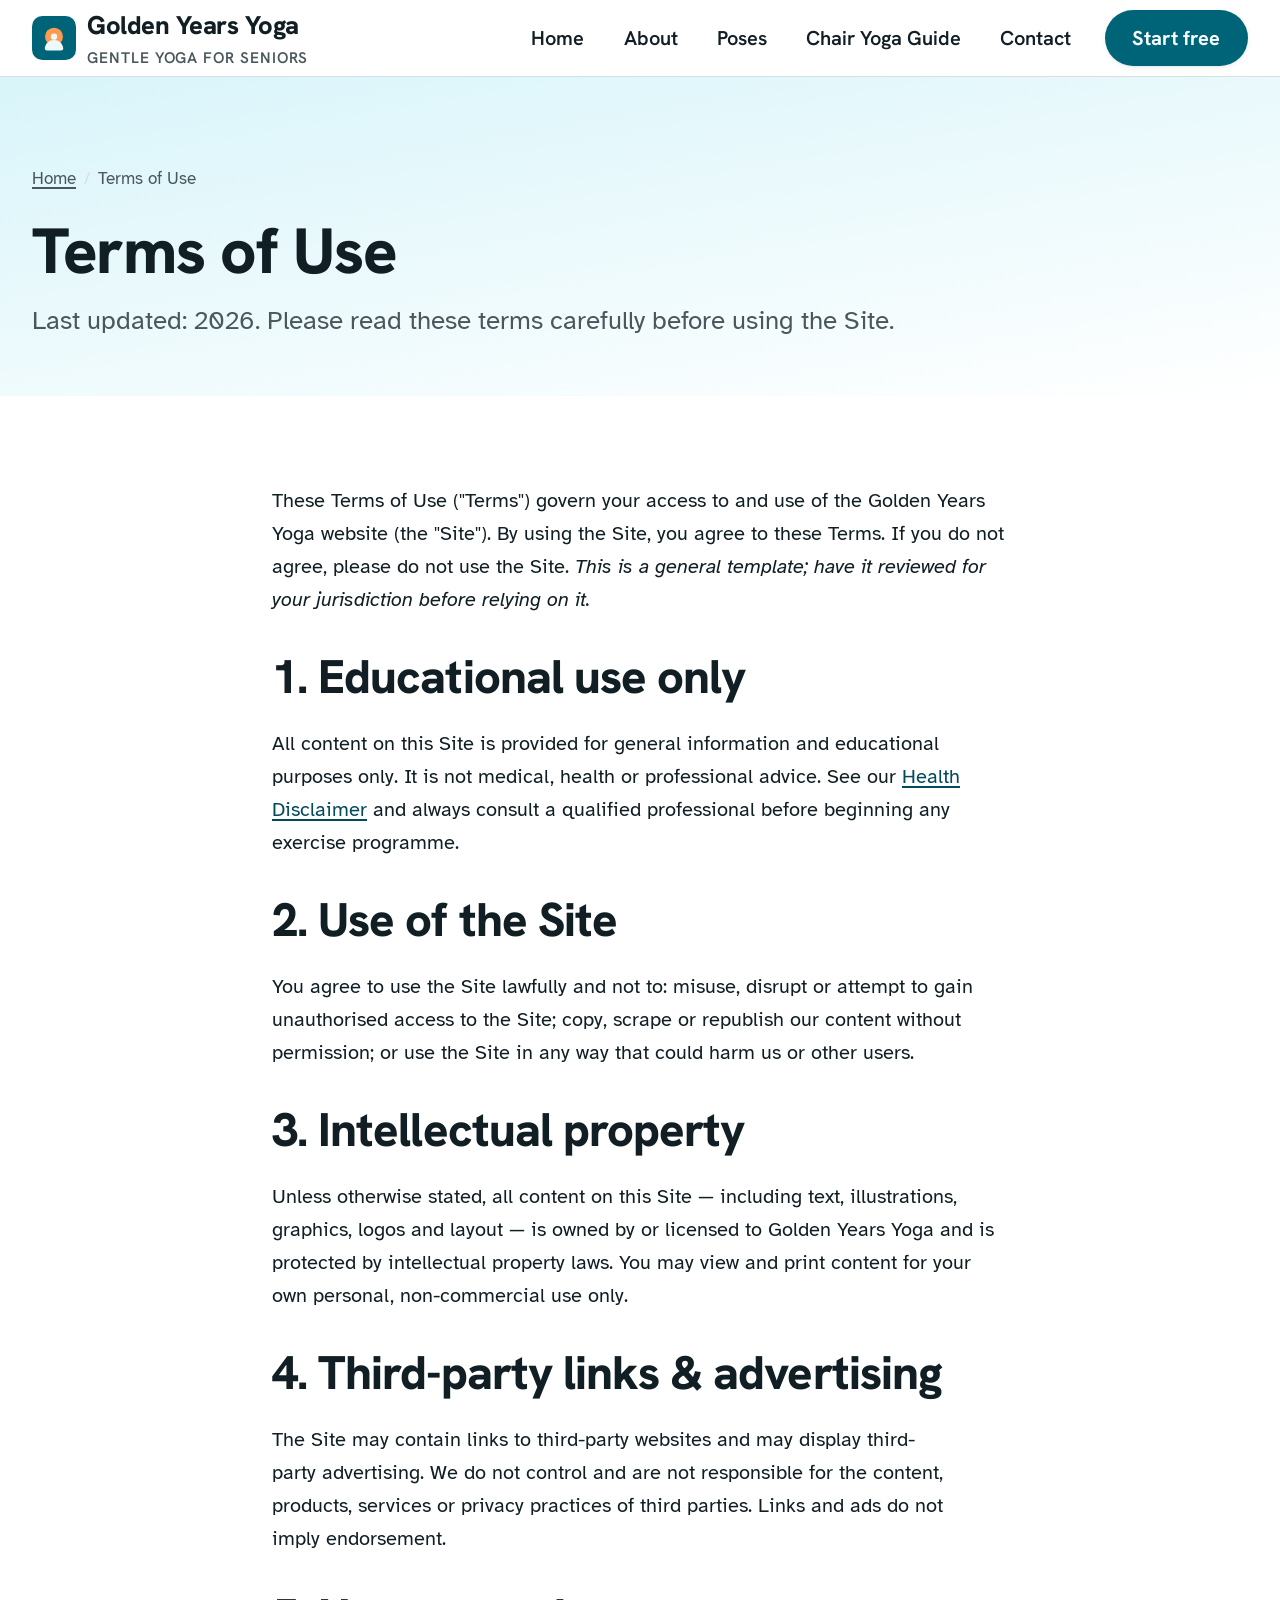
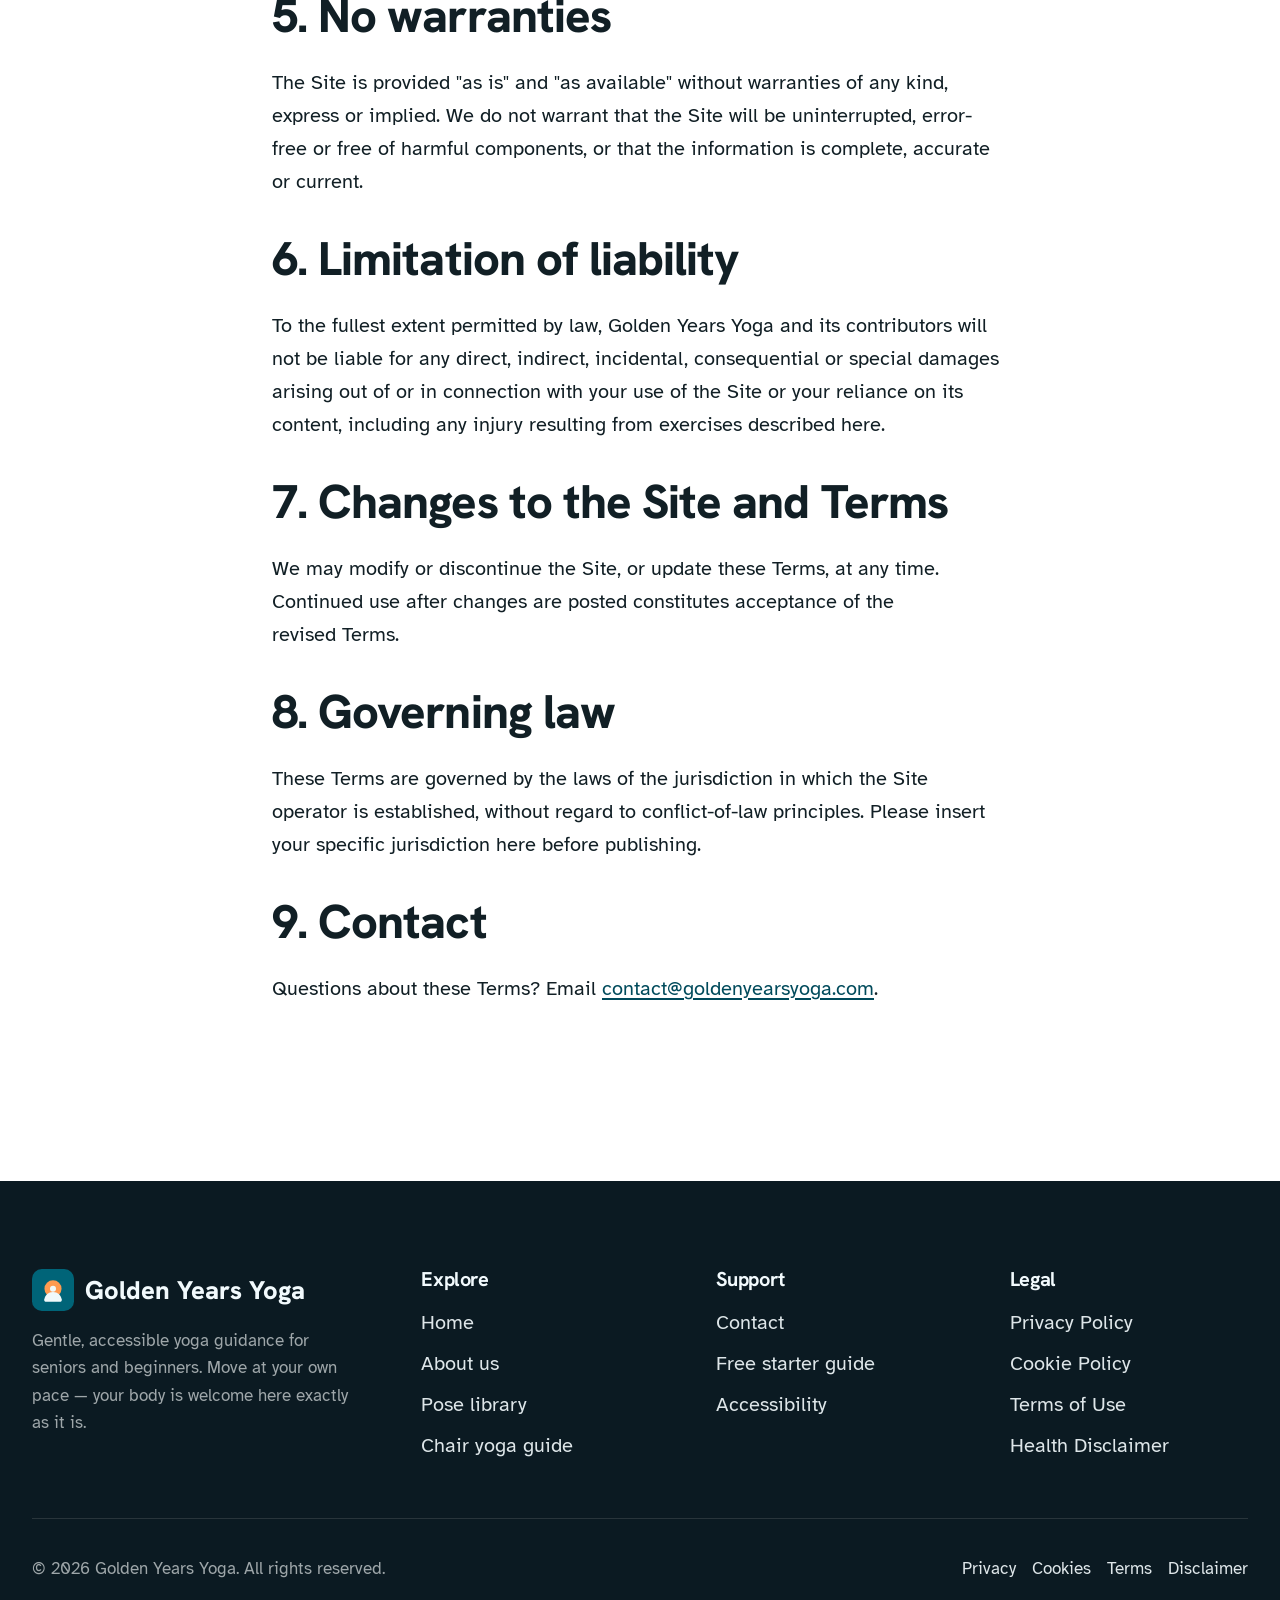
<file: terms.html>
<!DOCTYPE html>
<html lang="en">
<head>
  <meta charset="UTF-8" />
  <meta name="viewport" content="width=device-width, initial-scale=1.0" />
  <title>Terms of Use — Golden Years Yoga</title>
  <meta name="description" content="The terms and conditions that govern your use of the Golden Years Yoga website and its content." />
  <link rel="canonical" href="https://www.goldenyearsyoga.com/terms.html" />
  <meta name="theme-color" content="#15616d" />
  <link rel="icon" type="image/svg+xml" href="assets/img/favicon.svg" />
  <link rel="apple-touch-icon" href="assets/img/favicon.svg" />
  <link rel="manifest" href="site.webmanifest" />
  <link rel="preconnect" href="https://fonts.googleapis.com" />
  <link rel="preconnect" href="https://fonts.gstatic.com" crossorigin />
  <link href="https://fonts.googleapis.com/css2?family=Hanken+Grotesk:wght@500;600;700;800&family=Atkinson+Hyperlegible:wght@400;700&display=swap" rel="stylesheet" />
  <link rel="stylesheet" href="assets/css/styles.css" />
</head>
<body>
  <a class="skip-link" href="#main">Skip to main content</a>
  <header class="site-header">
    <div class="container">
      <nav class="nav" aria-label="Primary">
        <a class="brand" href="index.html" aria-label="Golden Years Yoga home">
          <svg class="brand__mark" viewBox="0 0 64 64" aria-hidden="true"><rect width="64" height="64" rx="15" fill="oklch(0.46 0.092 215)"/><circle cx="32" cy="30" r="13" fill="oklch(0.78 0.15 55)"/><g fill="oklch(0.975 0.01 210)"><circle cx="32" cy="30" r="4.6"/><path d="M32 35c-7 0-12 4.6-13.4 11.4-.4 2 1.1 3.6 3.1 3.6h20.6c2 0 3.5-1.6 3.1-3.6C44 39.6 39 35 32 35Z"/></g></svg>
          <span class="brand__name">Golden Years Yoga<small>Gentle yoga for seniors</small></span>
        </a>
        <button class="nav__toggle" aria-expanded="false" aria-controls="primary-nav" aria-label="Open menu"><svg viewBox="0 0 24 24" fill="none" stroke="currentColor" stroke-width="2.4" stroke-linecap="round"><line x1="4" y1="7" x2="20" y2="7"/><line x1="4" y1="12" x2="20" y2="12"/><line x1="4" y1="17" x2="20" y2="17"/></svg></button>
        <ul class="nav__links" id="primary-nav">
          <li><a href="index.html">Home</a></li>
          <li><a href="about.html">About</a></li>
          <li><a href="poses.html">Poses</a></li>
          <li><a href="chair-yoga.html">Chair Yoga Guide</a></li>
          <li><a href="contact.html">Contact</a></li>
          <li class="nav__cta"><a class="btn btn--primary" href="contact.html#start">Start free</a></li>
        </ul>
      </nav>
    </div>
  </header>

  <main id="main">
    <section class="page-hero">
      <div class="container">
        <ol class="breadcrumb"><li><a href="index.html">Home</a></li><li>Terms of Use</li></ol>
        <h1>Terms of Use</h1>
        <p class="lede">Last updated: <span data-year>2026</span>. Please read these terms carefully before using the Site.</p>
      </div>
    </section>

    <section class="section">
      <div class="container-narrow">
        <div class="prose">
          <p>These Terms of Use ("Terms") govern your access to and use of the Golden Years Yoga website (the "Site"). By using the Site, you agree to these Terms. If you do not agree, please do not use the Site. <em>This is a general template; have it reviewed for your jurisdiction before relying on it.</em></p>

          <h2>1. Educational use only</h2>
          <p>All content on this Site is provided for general information and educational purposes only. It is not medical, health or professional advice. See our <a href="disclaimer.html">Health Disclaimer</a> and always consult a qualified professional before beginning any exercise programme.</p>

          <h2>2. Use of the Site</h2>
          <p>You agree to use the Site lawfully and not to: misuse, disrupt or attempt to gain unauthorised access to the Site; copy, scrape or republish our content without permission; or use the Site in any way that could harm us or other users.</p>

          <h2>3. Intellectual property</h2>
          <p>Unless otherwise stated, all content on this Site — including text, illustrations, graphics, logos and layout — is owned by or licensed to Golden Years Yoga and is protected by intellectual property laws. You may view and print content for your own personal, non-commercial use only.</p>

          <h2>4. Third-party links &amp; advertising</h2>
          <p>The Site may contain links to third-party websites and may display third-party advertising. We do not control and are not responsible for the content, products, services or privacy practices of third parties. Links and ads do not imply endorsement.</p>

          <h2>5. No warranties</h2>
          <p>The Site is provided "as is" and "as available" without warranties of any kind, express or implied. We do not warrant that the Site will be uninterrupted, error-free or free of harmful components, or that the information is complete, accurate or current.</p>

          <h2>6. Limitation of liability</h2>
          <p>To the fullest extent permitted by law, Golden Years Yoga and its contributors will not be liable for any direct, indirect, incidental, consequential or special damages arising out of or in connection with your use of the Site or your reliance on its content, including any injury resulting from exercises described here.</p>

          <h2>7. Changes to the Site and Terms</h2>
          <p>We may modify or discontinue the Site, or update these Terms, at any time. Continued use after changes are posted constitutes acceptance of the revised Terms.</p>

          <h2>8. Governing law</h2>
          <p>These Terms are governed by the laws of the jurisdiction in which the Site operator is established, without regard to conflict-of-law principles. Please insert your specific jurisdiction here before publishing.</p>

          <h2>9. Contact</h2>
          <p>Questions about these Terms? Email <a href="mailto:contact@goldenyearsyoga.com">contact@goldenyearsyoga.com</a>.</p>
        </div>
      </div>
    </section>
  </main>

  <footer class="site-footer">
    <div class="container">
      <div class="footer-grid">
        <div>
          <span class="footer-brand"><svg viewBox="0 0 64 64" aria-hidden="true"><rect width="64" height="64" rx="15" fill="oklch(0.46 0.092 215)"/><circle cx="32" cy="30" r="13" fill="oklch(0.78 0.15 55)"/><g fill="oklch(0.975 0.01 210)"><circle cx="32" cy="30" r="4.6"/><path d="M32 35c-7 0-12 4.6-13.4 11.4-.4 2 1.1 3.6 3.1 3.6h20.6c2 0 3.5-1.6 3.1-3.6C44 39.6 39 35 32 35Z"/></g></svg> Golden Years Yoga</span>
          <p class="footer-disclaimer">Gentle, accessible yoga guidance for seniors and beginners. Move at your own pace — your body is welcome here exactly as it is.</p>
        </div>
        <div class="footer-col"><h4>Explore</h4><ul><li><a href="index.html">Home</a></li><li><a href="about.html">About us</a></li><li><a href="poses.html">Pose library</a></li><li><a href="chair-yoga.html">Chair yoga guide</a></li></ul></div>
        <div class="footer-col"><h4>Support</h4><ul><li><a href="contact.html">Contact</a></li><li><a href="contact.html#start">Free starter guide</a></li><li><a href="accessibility.html">Accessibility</a></li></ul></div>
        <div class="footer-col"><h4>Legal</h4><ul><li><a href="privacy-policy.html">Privacy Policy</a></li><li><a href="cookie-policy.html">Cookie Policy</a></li><li><a href="terms.html">Terms of Use</a></li><li><a href="disclaimer.html">Health Disclaimer</a></li></ul></div>
      </div>
      <div class="footer-bottom">
        <p>© <span data-year>2026</span> Golden Years Yoga. All rights reserved.</p>
        <nav aria-label="Legal"><a href="privacy-policy.html">Privacy</a><a href="cookie-policy.html">Cookies</a><a href="terms.html">Terms</a><a href="disclaimer.html">Disclaimer</a></nav>
      </div>
    </div>
  </footer>
  <script src="assets/js/main.js" defer></script>
</body>
</html>
</file>
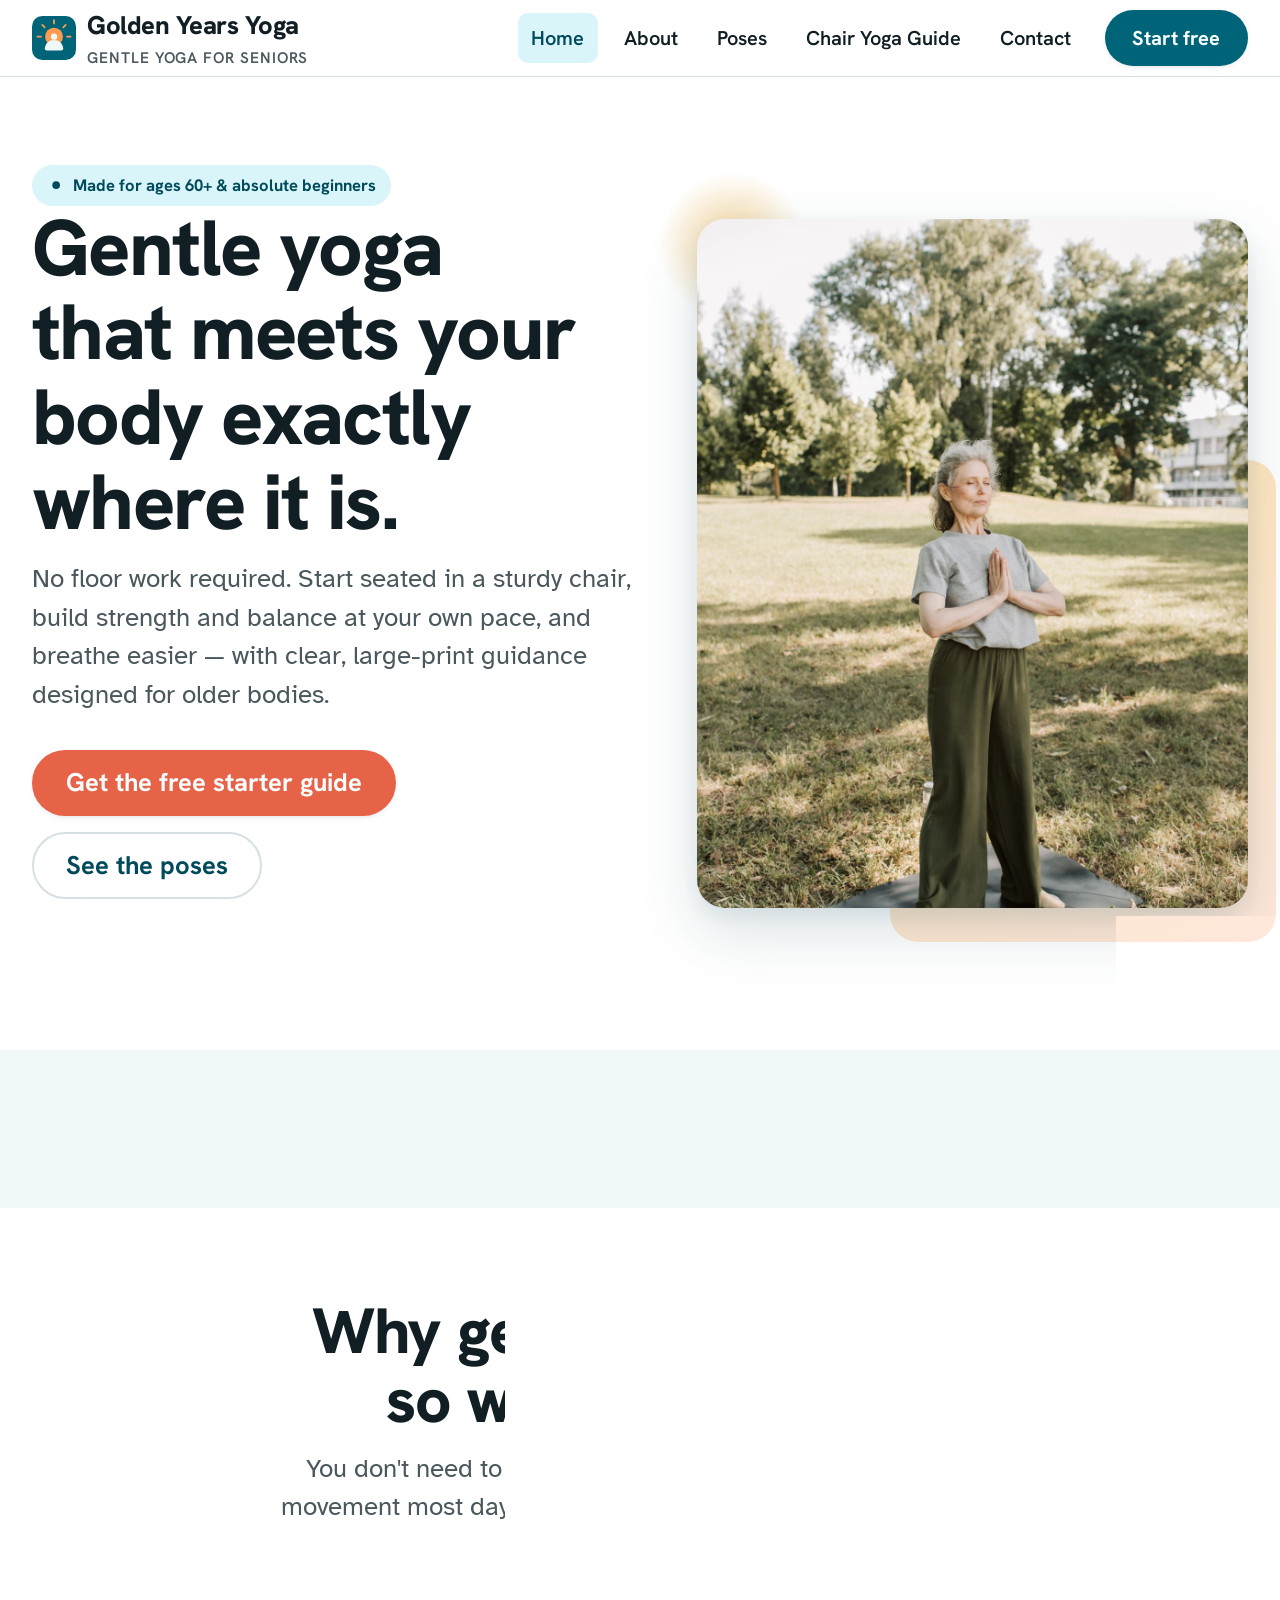
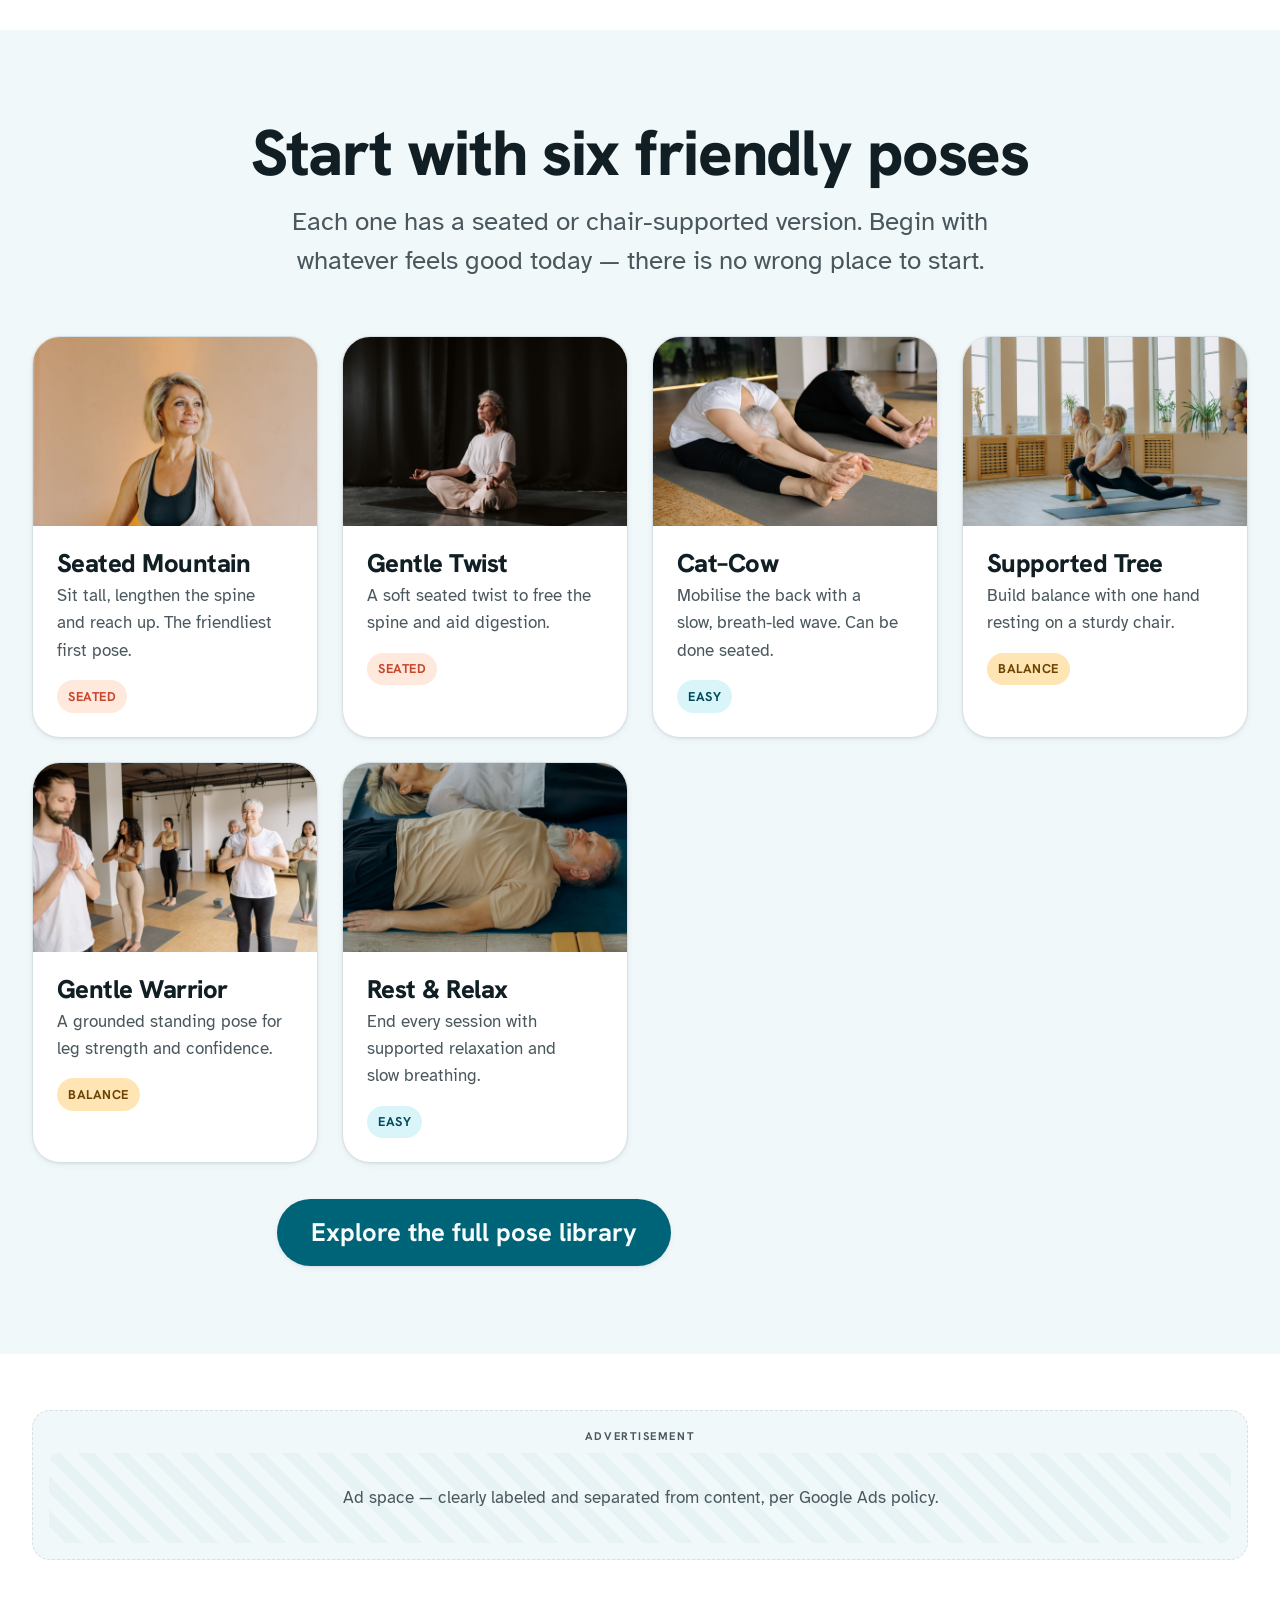
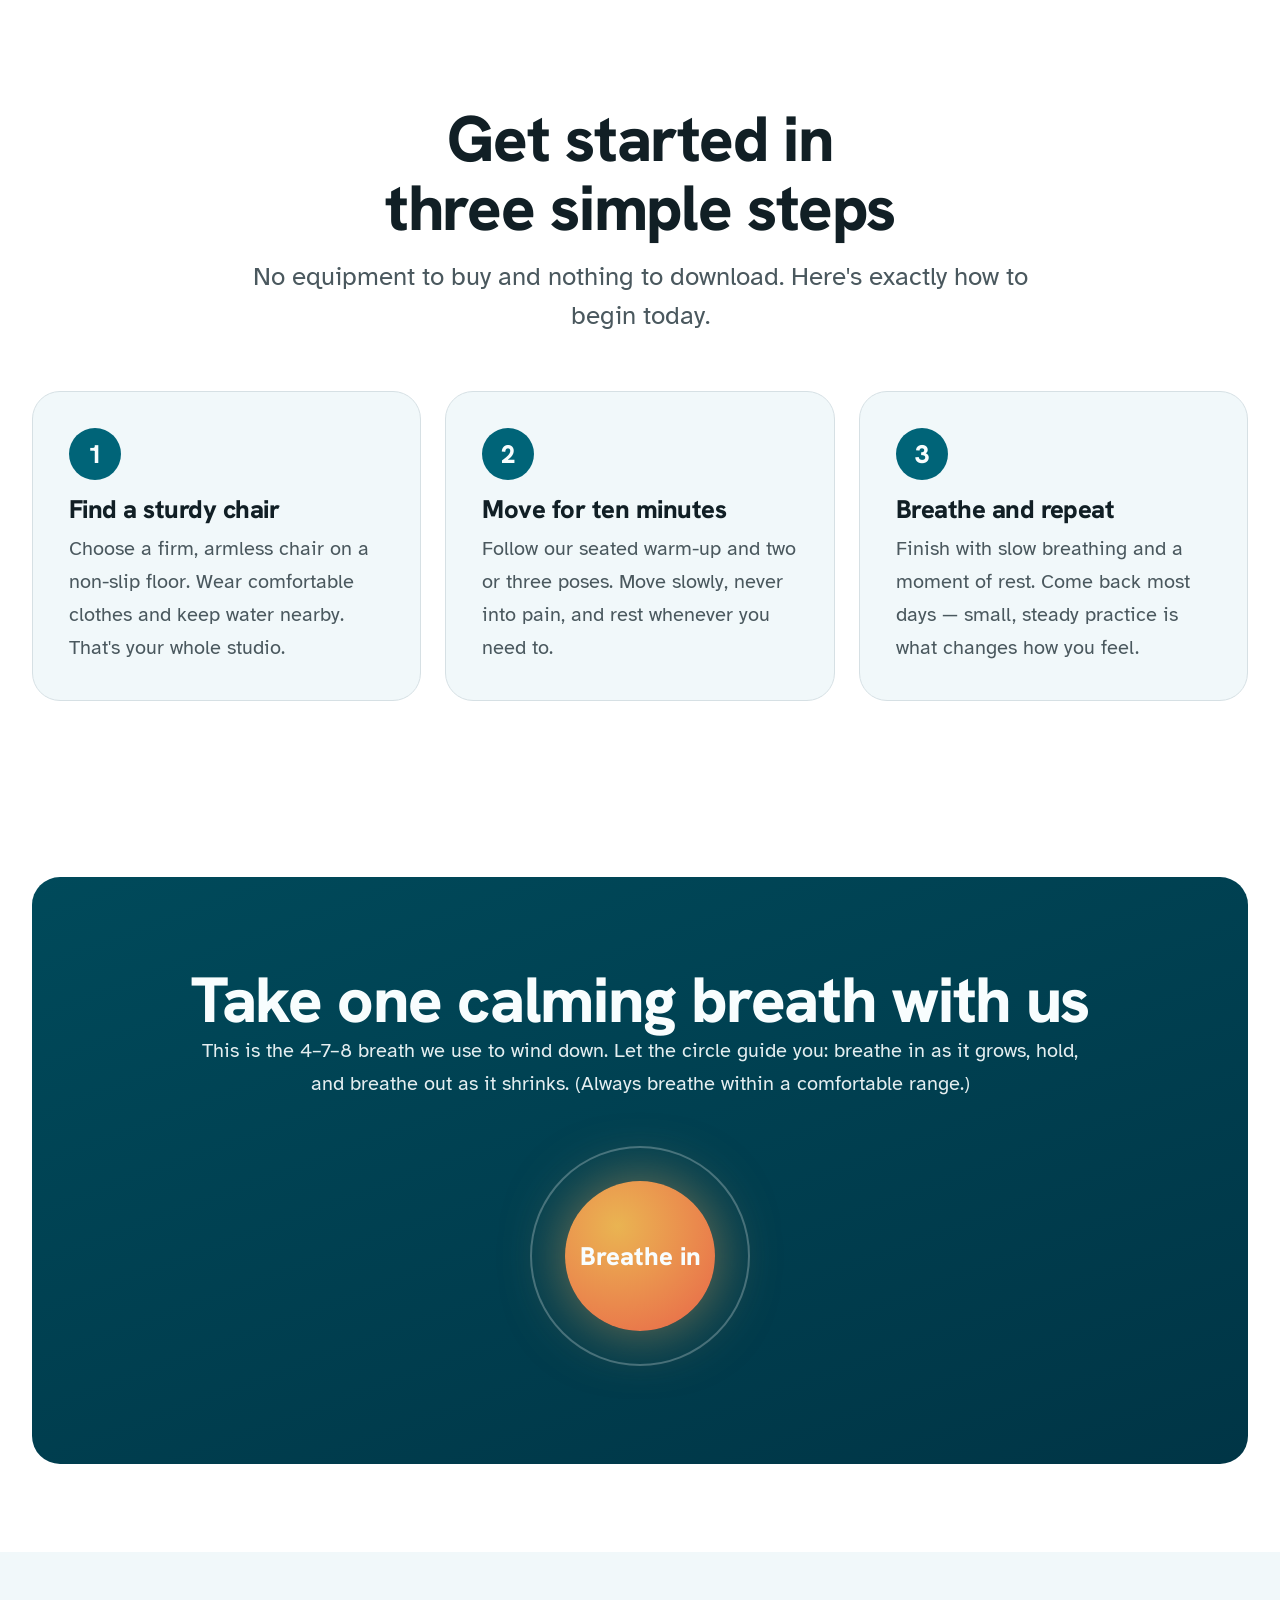
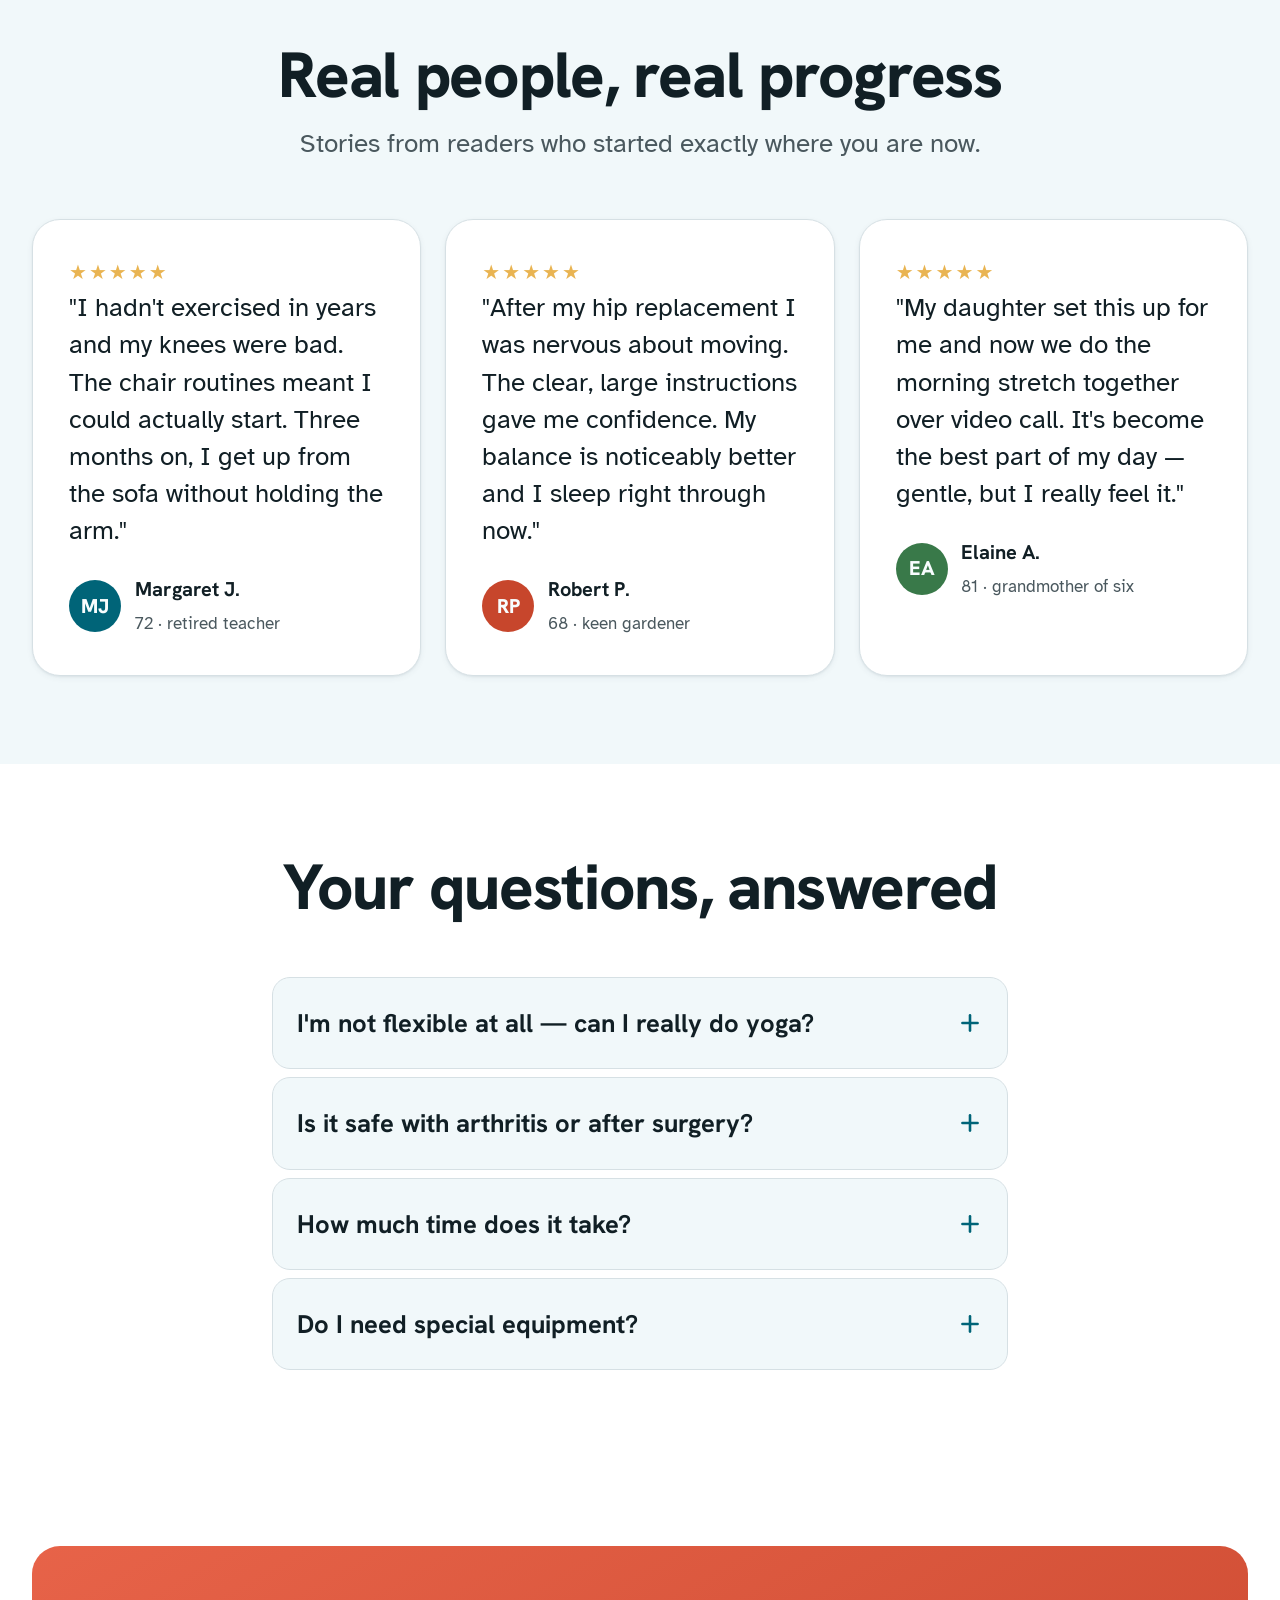
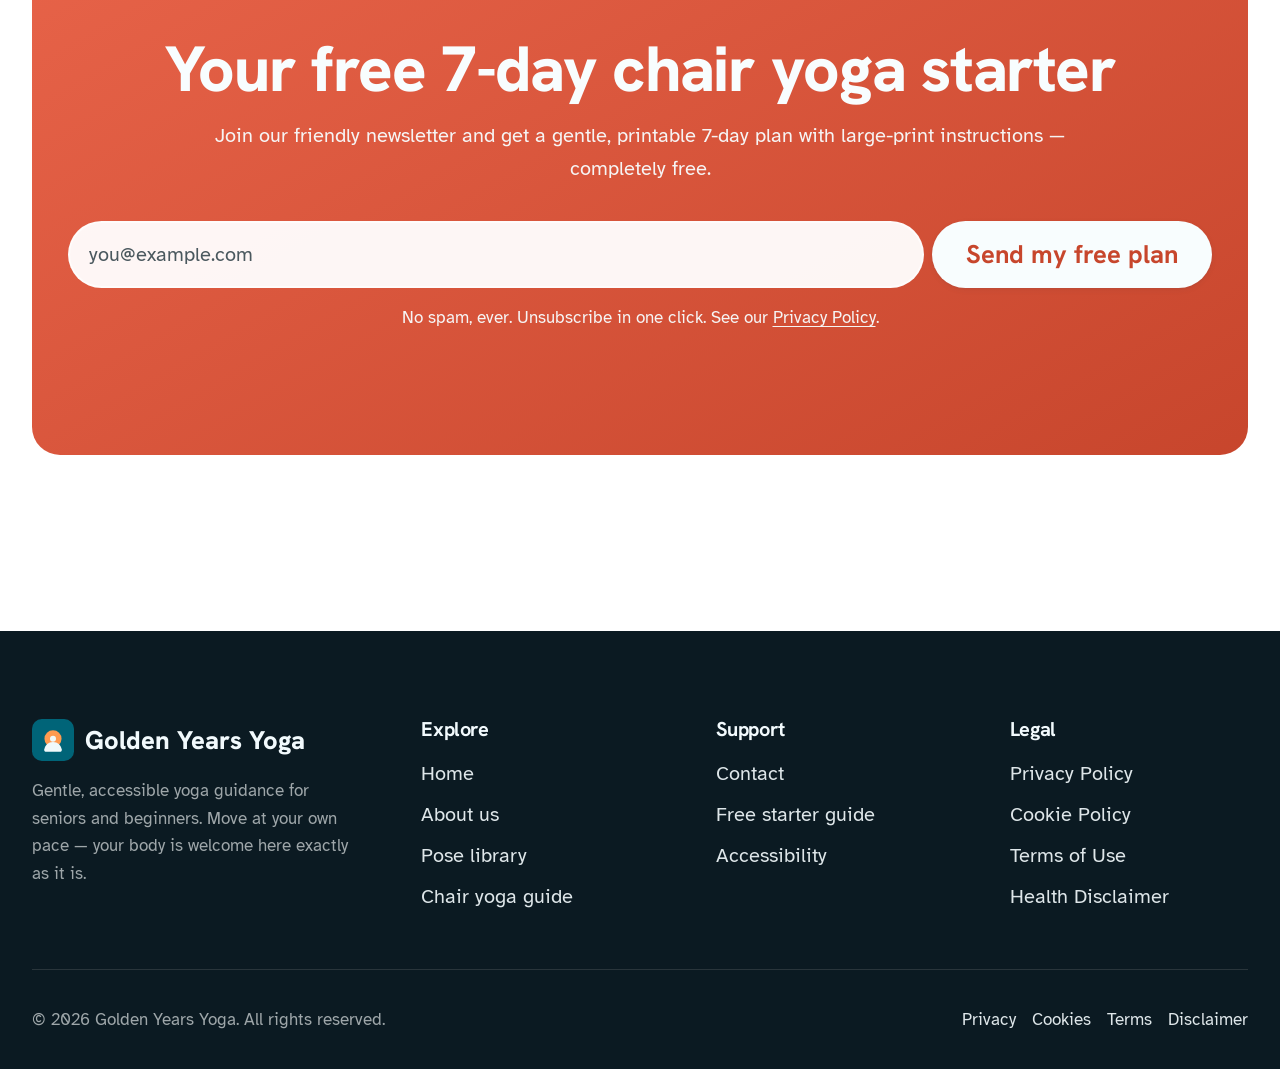
<file: thankyou.html>
<!DOCTYPE html>
<html lang="en">
<head>


<!-- Adams WEB Privacy-friendly analytics by Plausible -->
<script async src="https://plausible.io/js/pa-CbgDzZK7CJVQzW8cnn9PB.js"></script>
<script>
  window.plausible=window.plausible||function(){(plausible.q=plausible.q||[]).push(arguments)},plausible.init=plausible.init||function(i){plausible.o=i||{}};
  plausible.init()
</script>
  
  
  <meta charset="UTF-8" />
  <meta name="viewport" content="width=device-width, initial-scale=1.0" />
  <title>Golden Years Yoga — Gentle, Safe Yoga for Seniors & Beginners</title>
  <meta name="description" content="Golden Years Yoga makes gentle, joint-friendly yoga simple for seniors. Chair-supported poses, balance work and breathing — clear, large-print guidance you can start at home today, no experience needed." />
  <meta name="keywords" content="yoga for seniors, chair yoga, gentle yoga, senior fitness, balance exercises, yoga for beginners over 60" />
  <meta name="author" content="Golden Years Yoga" />
  <meta name="robots" content="index, follow" />
  <link rel="canonical" href="https://www.goldenyearsyoga.com/" />
  <meta name="theme-color" content="#15616d" />


  <!-- Open Graph -->
  <meta property="og:type" content="website" />
  <meta property="og:title" content="Golden Years Yoga — Gentle, Safe Yoga for Seniors" />
  <meta property="og:description" content="Chair-supported poses, balance and breathing for seniors. Clear, large-print guidance you can start at home today." />
  <meta property="og:url" content="https://www.goldenyearsyoga.com/" />

  <link rel="icon" type="image/svg+xml" href="assets/img/favicon.svg" />
  <link rel="apple-touch-icon" href="assets/img/favicon.svg" />
  <link rel="manifest" href="site.webmanifest" />

  <link rel="preconnect" href="https://fonts.googleapis.com" />
  <link rel="preconnect" href="https://fonts.gstatic.com" crossorigin />
  <link href="https://fonts.googleapis.com/css2?family=Hanken+Grotesk:wght@500;600;700;800&family=Atkinson+Hyperlegible:wght@400;700&display=swap" rel="stylesheet" />
  <link rel="stylesheet" href="assets/css/styles.css" />

  <!-- Structured data: Organization + medical-adjacent disclaimer context -->
  <script type="application/ld+json">
  {
    "@context": "https://schema.org",
    "@type": "Organization",
    "name": "Golden Years Yoga",
    "url": "https://www.goldenyearsyoga.com/",
    "description": "Gentle, chair-friendly yoga guidance for seniors and beginners.",
    "email": "contact@goldenyearsyoga.com",
    "areaServed": "Worldwide"
  }
  </script>
</head>
<body>
  <a class="skip-link" href="#main">Skip to main content</a>

  <!-- ============================ HEADER ============================ -->
  <header class="site-header">
    <div class="container">
      <nav class="nav" aria-label="Primary">
        <a class="brand" href="index.html" aria-label="Golden Years Yoga home">
          <svg class="brand__mark" viewBox="0 0 64 64" aria-hidden="true">
            <rect width="64" height="64" rx="15" fill="oklch(0.46 0.092 215)"/>
            <circle cx="32" cy="30" r="13" fill="oklch(0.78 0.15 55)"/>
            <g stroke="oklch(0.78 0.15 55)" stroke-width="2.6" stroke-linecap="round">
              <line x1="32" y1="6" x2="32" y2="11"/><line x1="15" y1="13" x2="18.5" y2="16.5"/>
              <line x1="49" y1="13" x2="45.5" y2="16.5"/><line x1="8" y1="30" x2="13" y2="30"/><line x1="56" y1="30" x2="51" y2="30"/>
            </g>
            <g fill="oklch(0.975 0.01 210)">
              <circle cx="32" cy="30" r="4.6"/>
              <path d="M32 35c-7 0-12 4.6-13.4 11.4-.4 2 1.1 3.6 3.1 3.6h20.6c2 0 3.5-1.6 3.1-3.6C44 39.6 39 35 32 35Z"/>
            </g>
          </svg>
          <span class="brand__name">Golden Years Yoga<small>Gentle yoga for seniors</small></span>
        </a>

        <button class="nav__toggle" aria-expanded="false" aria-controls="primary-nav" aria-label="Open menu">
          <svg viewBox="0 0 24 24" fill="none" stroke="currentColor" stroke-width="2.4" stroke-linecap="round"><line x1="4" y1="7" x2="20" y2="7"/><line x1="4" y1="12" x2="20" y2="12"/><line x1="4" y1="17" x2="20" y2="17"/></svg>
        </button>

        <ul class="nav__links" id="primary-nav">
          <li><a href="index.html" aria-current="page">Home</a></li>
          <li><a href="about.html">About</a></li>
          <li><a href="poses.html">Poses</a></li>
          <li><a href="chair-yoga.html">Chair Yoga Guide</a></li>
          <li><a href="contact.html">Contact</a></li>
          <li class="nav__cta"><a class="btn btn--primary" href="contact.html#start">Start free</a></li>
        </ul>
      </nav>
    </div>
  </header>

  <main id="main">
    <!-- ============================ HERO ============================ -->
    <section class="hero">
      <div class="container">
        <div class="hero__grid">
          <div class="hero__copy">
            <span class="eyebrow reveal">
              <svg viewBox="0 0 24 24" fill="currentColor" aria-hidden="true"><circle cx="12" cy="12" r="5"/></svg>
              Made for ages 60+ &amp; absolute beginners
            </span>
            <h1 class="reveal" data-delay="60">Gentle yoga that meets your body exactly where it is.</h1>
            <p class="lede reveal" data-delay="120">No floor work required. Start seated in a sturdy chair, build strength and balance at your own pace, and breathe easier — with clear, large-print guidance designed for older bodies.</p>
            <div class="hero__cta reveal" data-delay="180">
              <a class="btn btn--accent btn--lg" href="contact.html#start">Get the free starter guide</a>
              <a class="btn btn--ghost btn--lg" href="poses.html">See the poses</a>
            </div>
            <p class="hero__trust reveal" data-delay="240">
              <svg viewBox="0 0 24 24" width="22" height="22" fill="none" stroke="oklch(0.46 0.092 215)" stroke-width="2.2" stroke-linecap="round" stroke-linejoin="round" aria-hidden="true"><path d="M20 6 9 17l-5-5"/></svg>
              Loved by 12,000+ readers in their 60s, 70s &amp; 80s
            </p>
          </div>

          <!-- Hero photograph -->
          <div class="hero__art reveal" data-delay="120">
            <img src="assets/img/photos/p8939949.jpg" width="1200" height="1500"
                 alt="An older woman standing barefoot on a mat in a sunlit park, eyes closed and palms together at her heart in a calm, centring breath."
                 fetchpriority="high" />
          </div>
        </div>
      </div>
    </section>

    <!-- ===================== REASSURANCE STRIP ===================== -->
    <section class="section--tight bg-surface">
      <div class="container">
        <ul class="pill-row reveal" style="justify-content:center">
          <li class="pill"><svg viewBox="0 0 24 24" fill="none" stroke="currentColor" stroke-width="2.2" stroke-linecap="round" stroke-linejoin="round" aria-hidden="true"><path d="M20 6 9 17l-5-5"/></svg> No experience needed</li>
          <li class="pill"><svg viewBox="0 0 24 24" fill="none" stroke="currentColor" stroke-width="2.2" stroke-linecap="round" stroke-linejoin="round" aria-hidden="true"><rect x="5" y="11" width="14" height="9" rx="2"/><path d="M8 11V8a4 4 0 0 1 8 0v3"/></svg> Chair-supported options</li>
          <li class="pill"><svg viewBox="0 0 24 24" fill="none" stroke="currentColor" stroke-width="2.2" stroke-linecap="round" stroke-linejoin="round" aria-hidden="true"><circle cx="12" cy="12" r="9"/><path d="M12 7v5l3 2"/></svg> 10–20 minutes a day</li>
          <li class="pill"><svg viewBox="0 0 24 24" fill="none" stroke="currentColor" stroke-width="2.2" stroke-linecap="round" stroke-linejoin="round" aria-hidden="true"><path d="M12 21s-7-4.4-7-10a4 4 0 0 1 7-2.6A4 4 0 0 1 19 11c0 5.6-7 10-7 10Z"/></svg> Kind to joints</li>
        </ul>
      </div>
    </section>

    <!-- ========================= BENEFITS ========================= -->
    <section class="section" aria-labelledby="benefits-title">
      <div class="container">
        <div class="section-head section-head--center reveal">
          <h2 id="benefits-title">Why gentle yoga works so well later in life</h2>
          <p class="lede">You don't need to touch your toes. A few minutes of mindful movement most days can change how you feel, move and sleep — safely.</p>
        </div>

        <div class="features">
          <article class="feature reveal">
            <div>
              <span class="icon-chip" aria-hidden="true"><svg viewBox="0 0 24 24" fill="none" stroke="currentColor" stroke-width="2" stroke-linecap="round" stroke-linejoin="round"><path d="M3 12h4l2 6 4-12 2 6h6"/></svg></span>
              <h3>Better balance, fewer falls</h3>
              <p>Standing and seated balance work strengthens the small stabiliser muscles in your ankles, hips and core — the ones that keep you steady on stairs, in the garden and on uneven ground.</p>
              <ul class="pill-row" style="margin-top:1rem">
                <li class="pill">Steadier on your feet</li>
                <li class="pill">More confidence walking</li>
              </ul>
            </div>
            <div class="feature__art"><img src="assets/img/photos/p7500321.jpg" width="1200" height="900" alt="An older couple in a bright, plant-filled studio holding a supported low lunge, building leg and hip strength." loading="lazy" /></div>
          </article>

          <article class="feature reveal">
            <div>
              <span class="icon-chip icon-chip--accent" aria-hidden="true"><svg viewBox="0 0 24 24" fill="none" stroke="currentColor" stroke-width="2" stroke-linecap="round" stroke-linejoin="round"><path d="M6 3v6a6 6 0 0 0 12 0V3"/><path d="M6 21v-4a6 6 0 0 1 12 0v4"/></svg></span>
              <h3>Looser, more comfortable joints</h3>
              <p>Slow, supported movement gently lubricates stiff knees, hips and shoulders and eases the morning ache of arthritis. Range of motion improves without strain or impact.</p>
              <ul class="pill-row" style="margin-top:1rem">
                <li class="pill">Less morning stiffness</li>
                <li class="pill">Easier reaching &amp; bending</li>
              </ul>
            </div>
            <div class="feature__art"><img src="assets/img/photos/p8436479.jpg" width="1200" height="900" alt="Two older women in a seated forward fold, gently lengthening the spine and the backs of the legs." loading="lazy" /></div>
          </article>

          <article class="feature reveal">
            <div>
              <span class="icon-chip icon-chip--gold" aria-hidden="true"><svg viewBox="0 0 24 24" fill="none" stroke="currentColor" stroke-width="2" stroke-linecap="round" stroke-linejoin="round"><path d="M12 3a9 9 0 1 0 9 9 7 7 0 0 1-9-9Z"/></svg></span>
              <h3>Calmer mind, deeper sleep</h3>
              <p>Pairing breath with movement calms the nervous system. Readers tell us they feel less anxious, more present, and fall asleep more easily after an evening wind-down practice.</p>
              <ul class="pill-row" style="margin-top:1rem">
                <li class="pill">Lower stress</li>
                <li class="pill">Better rest</li>
              </ul>
            </div>
            <div class="feature__art"><img src="assets/img/photos/p7530582.jpg" width="1200" height="900" alt="A relaxed older couple sitting on their mats, smiling together and sharing a glass of water after class." loading="lazy" /></div>
          </article>
        </div>
      </div>
    </section>

    <!-- ====================== POSE GALLERY ======================== -->
    <section class="section bg-surface" aria-labelledby="poses-title">
      <div class="container">
        <div class="section-head section-head--center reveal">
          <h2 id="poses-title">Start with six friendly poses</h2>
          <p class="lede">Each one has a seated or chair-supported version. Begin with whatever feels good today — there is no wrong place to start.</p>
        </div>

        <div class="pose-grid">
          <article class="pose-card reveal">
            <div class="pose-card__art"><img src="assets/img/photos/p7500708.jpg" width="600" height="400" alt="A smiling older woman sitting tall and cross-legged on a yoga mat." loading="lazy" /></div>
            <div class="pose-card__body"><h3>Seated Mountain</h3><p>Sit tall, lengthen the spine and reach up. The friendliest first pose.</p><span class="tag tag--seated">Seated</span></div>
          </article>
          <article class="pose-card reveal" data-delay="60">
            <div class="pose-card__art"><img src="assets/img/photos/p8939837.jpg" width="600" height="400" alt="An older woman sitting cross-legged in calm meditation with an upright, relaxed spine." loading="lazy" /></div>
            <div class="pose-card__body"><h3>Gentle Twist</h3><p>A soft seated twist to free the spine and aid digestion.</p><span class="tag tag--seated">Seated</span></div>
          </article>
          <article class="pose-card reveal" data-delay="120">
            <div class="pose-card__art"><img src="assets/img/photos/p8436479.jpg" width="600" height="400" alt="Two older women folding gently forward over their legs to stretch the back." loading="lazy" /></div>
            <div class="pose-card__body"><h3>Cat–Cow</h3><p>Mobilise the back with a slow, breath-led wave. Can be done seated.</p><span class="tag tag--easy">Easy</span></div>
          </article>
          <article class="pose-card reveal">
            <div class="pose-card__art"><img src="assets/img/photos/p7500321.jpg" width="600" height="400" alt="An older couple balancing in a supported standing lunge in a sunlit studio." loading="lazy" /></div>
            <div class="pose-card__body"><h3>Supported Tree</h3><p>Build balance with one hand resting on a sturdy chair.</p><span class="tag tag--balance">Balance</span></div>
          </article>
          <article class="pose-card reveal" data-delay="60">
            <div class="pose-card__art"><img src="assets/img/photos/p8436692.jpg" width="600" height="400" alt="A standing yoga class, including older adults, with palms pressed together at the heart." loading="lazy" /></div>
            <div class="pose-card__body"><h3>Gentle Warrior</h3><p>A grounded standing pose for leg strength and confidence.</p><span class="tag tag--balance">Balance</span></div>
          </article>
          <article class="pose-card reveal" data-delay="120">
            <div class="pose-card__art"><img src="assets/img/photos/p7500662.jpg" width="600" height="400" alt="An older couple lying side by side in relaxation pose at the end of a session." loading="lazy" /></div>
            <div class="pose-card__body"><h3>Rest &amp; Relax</h3><p>End every session with supported relaxation and slow breathing.</p><span class="tag tag--easy">Easy</span></div>
          </article>
        </div>
        <p class="text-center" style="margin-top:2.25rem">
          <a class="btn btn--primary btn--lg" href="poses.html">Explore the full pose library</a>
        </p>
      </div>
    </section>

    <!-- ===================== AD SLOT (labeled) ==================== -->
    <div class="container">
      <aside class="ad-slot" aria-label="Advertisement">
        <span class="ad-slot__label">Advertisement</span>
        <div class="ad-slot__area">Ad space — clearly labeled and separated from content, per Google Ads policy.</div>
      </aside>
    </div>

    <!-- ====================== START STEPS ========================= -->
    <section class="section" aria-labelledby="start-title">
      <div class="container">
        <div class="section-head section-head--center reveal">
          <h2 id="start-title">Get started in three simple steps</h2>
          <p class="lede">No equipment to buy and nothing to download. Here's exactly how to begin today.</p>
        </div>
        <ol class="steps" style="list-style:none;padding:0">
          <li class="step reveal">
            <div class="step__num" aria-hidden="true">1</div>
            <h3>Find a sturdy chair</h3>
            <p>Choose a firm, armless chair on a non-slip floor. Wear comfortable clothes and keep water nearby. That's your whole studio.</p>
          </li>
          <li class="step reveal" data-delay="80">
            <div class="step__num" aria-hidden="true">2</div>
            <h3>Move for ten minutes</h3>
            <p>Follow our seated warm-up and two or three poses. Move slowly, never into pain, and rest whenever you need to.</p>
          </li>
          <li class="step reveal" data-delay="160">
            <div class="step__num" aria-hidden="true">3</div>
            <h3>Breathe and repeat</h3>
            <p>Finish with slow breathing and a moment of rest. Come back most days — small, steady practice is what changes how you feel.</p>
          </li>
        </ol>
      </div>
    </section>

    <!-- ===================== BREATHE WIDGET ======================= -->
    <section class="section" aria-labelledby="breathe-title">
      <div class="container">
        <div class="breathe reveal">
          <h2 id="breathe-title">Take one calming breath with us</h2>
          <p>This is the 4–7–8 breath we use to wind down. Let the circle guide you: breathe in as it grows, hold, and breathe out as it shrinks. (Always breathe within a comfortable range.)</p>
          <div class="breathe__stage">
            <div class="breathe__halo" aria-hidden="true"></div>
            <div class="breathe__circle" data-breathe-label aria-hidden="true">Breathe in</div>
          </div>
          <p class="sr-only">A guided breathing animation: inhale for four seconds, hold for seven, exhale for eight.</p>
        </div>
      </div>
    </section>

    <!-- ====================== TESTIMONIALS ======================== -->
    <section class="section bg-surface" aria-labelledby="loved-title">
      <div class="container">
        <div class="section-head section-head--center reveal">
          <h2 id="loved-title">Real people, real progress</h2>
          <p class="lede">Stories from readers who started exactly where you are now.</p>
        </div>
        <div class="quotes">
          <figure class="quote reveal">
            <div class="stars" aria-label="5 out of 5 stars">★★★★★</div>
            <blockquote>"I hadn't exercised in years and my knees were bad. The chair routines meant I could actually start. Three months on, I get up from the sofa without holding the arm."</blockquote>
            <figcaption class="quote__by">
              <span class="avatar" style="background:oklch(0.46 0.092 215)" aria-hidden="true">MJ</span>
              <span><span class="quote__name">Margaret J.</span><br><span class="quote__meta">72 · retired teacher</span></span>
            </figcaption>
          </figure>
          <figure class="quote reveal" data-delay="80">
            <div class="stars" aria-label="5 out of 5 stars">★★★★★</div>
            <blockquote>"After my hip replacement I was nervous about moving. The clear, large instructions gave me confidence. My balance is noticeably better and I sleep right through now."</blockquote>
            <figcaption class="quote__by">
              <span class="avatar" style="background:oklch(0.57 0.17 33)" aria-hidden="true">RP</span>
              <span><span class="quote__name">Robert P.</span><br><span class="quote__meta">68 · keen gardener</span></span>
            </figcaption>
          </figure>
          <figure class="quote reveal" data-delay="160">
            <div class="stars" aria-label="5 out of 5 stars">★★★★★</div>
            <blockquote>"My daughter set this up for me and now we do the morning stretch together over video call. It's become the best part of my day — gentle, but I really feel it."</blockquote>
            <figcaption class="quote__by">
              <span class="avatar" style="background:oklch(0.52 0.10 150)" aria-hidden="true">EA</span>
              <span><span class="quote__name">Elaine A.</span><br><span class="quote__meta">81 · grandmother of six</span></span>
            </figcaption>
          </figure>
        </div>
      </div>
    </section>

    <!-- =========================== FAQ ============================ -->
    <section class="section" aria-labelledby="faq-title">
      <div class="container-narrow">
        <div class="section-head section-head--center reveal">
          <h2 id="faq-title">Your questions, answered</h2>
        </div>
        <div class="faq reveal">
          <details>
            <summary>I'm not flexible at all — can I really do yoga?<span class="faq__icon" aria-hidden="true"><svg viewBox="0 0 24 24" width="26" height="26" fill="none" stroke="currentColor" stroke-width="2.4" stroke-linecap="round"><line x1="12" y1="5" x2="12" y2="19"/><line x1="5" y1="12" x2="19" y2="12"/></svg></span></summary>
            <div><p>Absolutely. Flexibility is a <em>result</em> of practice, not a requirement to begin. Every pose here has a seated or chair-supported version, and you only ever move within your own comfortable range.</p></div>
          </details>
          <details>
            <summary>Is it safe with arthritis or after surgery?<span class="faq__icon" aria-hidden="true"><svg viewBox="0 0 24 24" width="26" height="26" fill="none" stroke="currentColor" stroke-width="2.4" stroke-linecap="round"><line x1="12" y1="5" x2="12" y2="19"/><line x1="5" y1="12" x2="19" y2="12"/></svg></span></summary>
            <div><p>Gentle yoga is widely recommended for joint health, but everybody is different. Please read our <a href="disclaimer.html">health disclaimer</a> and check with your doctor or physiotherapist before starting any new exercise — especially after surgery or with a medical condition.</p></div>
          </details>
          <details>
            <summary>How much time does it take?<span class="faq__icon" aria-hidden="true"><svg viewBox="0 0 24 24" width="26" height="26" fill="none" stroke="currentColor" stroke-width="2.4" stroke-linecap="round"><line x1="12" y1="5" x2="12" y2="19"/><line x1="5" y1="12" x2="19" y2="12"/></svg></span></summary>
            <div><p>As little as ten minutes a day makes a real difference. Consistency matters far more than length — a short daily practice beats an occasional long one.</p></div>
          </details>
          <details>
            <summary>Do I need special equipment?<span class="faq__icon" aria-hidden="true"><svg viewBox="0 0 24 24" width="26" height="26" fill="none" stroke="currentColor" stroke-width="2.4" stroke-linecap="round"><line x1="12" y1="5" x2="12" y2="19"/><line x1="5" y1="12" x2="19" y2="12"/></svg></span></summary>
            <div><p>No. A sturdy chair and comfortable clothes are enough. A yoga mat and a cushion are nice once you're settled in, but never required to start.</p></div>
          </details>
        </div>
      </div>
    </section>

    <!-- ====================== CTA + NEWSLETTER ==================== -->
    <section class="section">
      <div class="container">
        <div class="cta-band reveal">
          <h2>Your free 7-day chair yoga starter</h2>
          <p>Join our friendly newsletter and get a gentle, printable 7-day plan with large-print instructions — completely free.</p>
          <form class="newsletter" action="contact.html" method="get" aria-label="Newsletter sign-up">
            <label class="sr-only" for="hero-email">Your email address</label>
            <input id="hero-email" type="email" name="email" placeholder="you@example.com" autocomplete="email" required />
            <button class="btn btn--light btn--lg" type="submit">Send my free plan</button>
          </form>
          <p style="margin-top:1rem;font-size:var(--step--1)">No spam, ever. Unsubscribe in one click. See our <a href="privacy-policy.html" style="color:inherit;text-decoration:underline">Privacy Policy</a>.</p>
        </div>
      </div>
    </section>
  </main>

  <!-- ============================ FOOTER ============================ -->
  <footer class="site-footer">
    <div class="container">
      <div class="footer-grid">
        <div>
          <span class="footer-brand">
            <svg viewBox="0 0 64 64" aria-hidden="true">
              <rect width="64" height="64" rx="15" fill="oklch(0.46 0.092 215)"/>
              <circle cx="32" cy="30" r="13" fill="oklch(0.78 0.15 55)"/>
              <g fill="oklch(0.975 0.01 210)"><circle cx="32" cy="30" r="4.6"/><path d="M32 35c-7 0-12 4.6-13.4 11.4-.4 2 1.1 3.6 3.1 3.6h20.6c2 0 3.5-1.6 3.1-3.6C44 39.6 39 35 32 35Z"/></g>
            </svg>
            Golden Years Yoga
          </span>
          <p class="footer-disclaimer">Gentle, accessible yoga guidance for seniors and beginners. Move at your own pace — your body is welcome here exactly as it is.</p>
        </div>
        <div class="footer-col">
          <h4>Explore</h4>
          <ul>
            <li><a href="index.html">Home</a></li>
            <li><a href="about.html">About us</a></li>
            <li><a href="poses.html">Pose library</a></li>
            <li><a href="chair-yoga.html">Chair yoga guide</a></li>
          </ul>
        </div>
        <div class="footer-col">
          <h4>Support</h4>
          <ul>
            <li><a href="contact.html">Contact</a></li>
            <li><a href="contact.html#start">Free starter guide</a></li>
            <li><a href="accessibility.html">Accessibility</a></li>
          </ul>
        </div>
        <div class="footer-col">
          <h4>Legal</h4>
          <ul>
            <li><a href="privacy-policy.html">Privacy Policy</a></li>
            <li><a href="cookie-policy.html">Cookie Policy</a></li>
            <li><a href="terms.html">Terms of Use</a></li>
            <li><a href="disclaimer.html">Health Disclaimer</a></li>
          </ul>
        </div>
      </div>
      <div class="footer-bottom">
        <p>© <span data-year>2026</span> Golden Years Yoga. All rights reserved.</p>
        <nav aria-label="Legal">
          <a href="privacy-policy.html">Privacy</a>
          <a href="cookie-policy.html">Cookies</a>
          <a href="terms.html">Terms</a>
          <a href="disclaimer.html">Disclaimer</a>
        </nav>
      </div>
    </div>
  </footer>

  <script src="assets/js/main.js" defer></script>
</body>
</html>
</file>
<file: assets/css/styles.css>
/* ==========================================================================
   Golden Years Yoga — Design System
   Theme: Clear & Bright (deep teal + warm coral on white)
   Type:  Hanken Grotesk (display) + Atkinson Hyperlegible (body, low-vision)
   ========================================================================== */

/* ----- Tokens ------------------------------------------------------------- */
:root {
  /* Color (OKLCH) */
  --bg: oklch(1 0 0);
  --surface: oklch(0.975 0.008 210);
  --surface-2: oklch(0.955 0.012 210);
  --ink: oklch(0.23 0.022 225);
  --muted: oklch(0.45 0.02 225);
  --line: oklch(0.90 0.012 220);

  --primary: oklch(0.46 0.092 215);
  --primary-strong: oklch(0.37 0.082 215);
  --primary-tint: oklch(0.95 0.03 210);
  --primary-tint-2: oklch(0.90 0.045 208);

  --accent: oklch(0.66 0.17 33);
  --accent-strong: oklch(0.57 0.17 33);
  --accent-tint: oklch(0.95 0.035 45);

  --gold: oklch(0.80 0.13 80);
  --gold-soft: oklch(0.93 0.07 85);

  --on-color: oklch(0.99 0.005 210);

  /* Typography */
  --font-display: "Hanken Grotesk", system-ui, sans-serif;
  --font-body: "Atkinson Hyperlegible", system-ui, sans-serif;

  /* Fluid type scale (base 19px, ratio ~1.25) */
  --step--1: clamp(0.95rem, 0.92rem + 0.15vw, 1.05rem);
  --step-0: clamp(1.1rem, 1.05rem + 0.25vw, 1.25rem);
  --step-1: clamp(1.35rem, 1.25rem + 0.5vw, 1.6rem);
  --step-2: clamp(1.65rem, 1.45rem + 1vw, 2.15rem);
  --step-3: clamp(2rem, 1.6rem + 1.9vw, 2.95rem);
  --step-4: clamp(2.45rem, 1.8rem + 3vw, 4rem);
  --step-5: clamp(2.9rem, 1.9rem + 4.6vw, 4.9rem);

  /* Space */
  --space-3xs: 0.25rem;
  --space-2xs: 0.5rem;
  --space-xs: 0.75rem;
  --space-s: 1rem;
  --space-m: 1.5rem;
  --space-l: 2.25rem;
  --space-xl: 3.5rem;
  --space-2xl: 5.5rem;
  --space-3xl: 8rem;

  /* Radius & shadow */
  --radius-s: 10px;
  --radius-m: 18px;
  --radius-l: 28px;
  --radius-pill: 999px;
  --shadow-s: 0 1px 2px oklch(0.4 0.03 225 / 0.08), 0 2px 6px oklch(0.4 0.03 225 / 0.06);
  --shadow-m: 0 8px 24px oklch(0.4 0.05 225 / 0.10), 0 2px 6px oklch(0.4 0.05 225 / 0.06);
  --shadow-l: 0 24px 60px oklch(0.4 0.06 225 / 0.16), 0 8px 20px oklch(0.4 0.06 225 / 0.08);

  /* Motion */
  --ease-out-quart: cubic-bezier(0.25, 1, 0.5, 1);
  --ease-out-expo: cubic-bezier(0.16, 1, 0.3, 1);

  /* Layout */
  --container: 76rem;
  --container-narrow: 46rem;

  /* Z-index scale */
  --z-base: 1;
  --z-sticky: 100;
  --z-dropdown: 200;
  --z-modal: 400;
  --z-toast: 600;
}

/* ----- Reset / base ------------------------------------------------------- */
*, *::before, *::after { box-sizing: border-box; }
* { margin: 0; }

html { -webkit-text-size-adjust: 100%; scroll-behavior: smooth; }
@media (prefers-reduced-motion: reduce) { html { scroll-behavior: auto; } }

body {
  font-family: var(--font-body);
  font-size: var(--step-0);
  line-height: 1.65;
  color: var(--ink);
  background: var(--bg);
  -webkit-font-smoothing: antialiased;
  text-rendering: optimizeLegibility;
  overflow-x: hidden;
}

img, svg, picture { display: block; max-width: 100%; height: auto; }
svg { height: auto; }

h1, h2, h3, h4 {
  font-family: var(--font-display);
  font-weight: 800;
  line-height: 1.08;
  letter-spacing: -0.02em;
  color: var(--ink);
  text-wrap: balance;
}
h1 { font-size: var(--step-5); }
h2 { font-size: var(--step-4); }
h3 { font-size: var(--step-2); }
h4 { font-size: var(--step-1); font-weight: 700; }

p { text-wrap: pretty; }
p, li { max-width: 68ch; }

a { color: var(--primary-strong); text-underline-offset: 3px; text-decoration-thickness: 2px; }
a:hover { color: var(--accent-strong); }

strong { font-weight: 700; }

/* Focus — highly visible for low-vision users */
:focus-visible {
  outline: 3px solid var(--accent);
  outline-offset: 3px;
  border-radius: 4px;
}

/* ----- Layout helpers ----------------------------------------------------- */
.container { width: min(100% - 2.5rem, var(--container)); margin-inline: auto; }
.container-narrow { width: min(100% - 2.5rem, var(--container-narrow)); margin-inline: auto; }
.section { padding-block: var(--space-2xl); }
.section--tight { padding-block: var(--space-xl); }
.stack > * + * { margin-top: var(--space-s); }
.lede { font-size: var(--step-1); color: var(--muted); line-height: 1.5; max-width: 60ch; }

.eyebrow {
  display: inline-flex; align-items: center; gap: 0.5rem;
  font-family: var(--font-display); font-weight: 700;
  font-size: var(--step--1); color: var(--primary-strong);
  background: var(--primary-tint);
  padding: 0.4em 0.9em; border-radius: var(--radius-pill);
}
.eyebrow svg { width: 1.1em; height: 1.1em; }

/* Skip link */
.skip-link {
  position: absolute; left: 1rem; top: -4rem;
  background: var(--primary-strong); color: var(--on-color);
  padding: 0.75rem 1.25rem; border-radius: var(--radius-s);
  z-index: var(--z-toast); font-weight: 700;
  transition: top 0.2s var(--ease-out-quart);
}
.skip-link:focus { top: 1rem; color: var(--on-color); }

/* ----- Buttons ------------------------------------------------------------ */
.btn {
  --_bg: var(--primary);
  --_fg: var(--on-color);
  display: inline-flex; align-items: center; justify-content: center;
  gap: 0.6rem;
  font-family: var(--font-display); font-weight: 700;
  font-size: var(--step-0);
  line-height: 1; text-decoration: none;
  padding: 1rem 1.6rem; min-height: 54px;
  background: var(--_bg); color: var(--_fg);
  border: 2px solid transparent; border-radius: var(--radius-pill);
  cursor: pointer;
  transition: transform 0.25s var(--ease-out-quart), background 0.25s var(--ease-out-quart), box-shadow 0.25s var(--ease-out-quart);
  box-shadow: var(--shadow-s);
}
.btn:hover { transform: translateY(-2px); box-shadow: var(--shadow-m); color: var(--_fg); }
.btn:active { transform: translateY(0); }
.btn--primary { --_bg: var(--primary); }
.btn--primary:hover { --_bg: var(--primary-strong); }
.btn--accent { --_bg: var(--accent); }
.btn--accent:hover { --_bg: var(--accent-strong); }
.btn--ghost {
  --_bg: transparent; --_fg: var(--primary-strong);
  border-color: var(--line); box-shadow: none;
}
.btn--ghost:hover { --_bg: var(--primary-tint); --_fg: var(--primary-strong); border-color: var(--primary-tint-2); }
.btn--lg { font-size: var(--step-1); padding: 1.15rem 2rem; min-height: 62px; }
.btn svg { width: 1.2em; height: 1.2em; }

/* ----- Header / nav ------------------------------------------------------- */
.site-header {
  position: sticky; top: 0; z-index: var(--z-sticky);
  background: oklch(1 0 0 / 0.85);
  backdrop-filter: saturate(1.4) blur(12px);
  border-bottom: 1px solid var(--line);
}
.nav {
  display: flex; align-items: center; justify-content: space-between;
  gap: var(--space-m); min-height: 76px;
}
.brand {
  display: inline-flex; align-items: center; gap: 0.7rem;
  font-family: var(--font-display); font-weight: 800;
  font-size: var(--step-1); color: var(--ink); text-decoration: none;
  letter-spacing: -0.02em;
}
.brand:hover { color: var(--ink); }
.brand__mark { width: 44px; height: 44px; flex: none; }
.brand__name small { display: block; font-size: 0.6em; font-weight: 600; color: var(--muted); letter-spacing: 0.06em; text-transform: uppercase; }

.nav__links { display: flex; align-items: center; gap: var(--space-xs); list-style: none; padding: 0; }
.nav__links a:not(.btn) {
  display: inline-block; text-decoration: none; color: var(--ink);
  font-family: var(--font-display); font-weight: 600; font-size: var(--step-0);
  padding: 0.55rem 0.85rem; border-radius: var(--radius-s);
}
.nav__links a:not(.btn):hover, .nav__links a:not(.btn)[aria-current="page"] { background: var(--primary-tint); color: var(--primary-strong); }
.nav__cta { margin-left: var(--space-2xs); }

.nav__toggle {
  display: none; align-items: center; justify-content: center;
  width: 52px; height: 52px; border: 2px solid var(--line);
  background: var(--bg); border-radius: var(--radius-s); cursor: pointer;
}
.nav__toggle svg { width: 28px; height: 28px; }

@media (max-width: 60rem) {
  .nav__toggle { display: inline-flex; }
  .nav__links {
    position: absolute; left: 0; right: 0; top: 100%;
    flex-direction: column; align-items: stretch; gap: 0;
    background: var(--bg); border-bottom: 1px solid var(--line);
    box-shadow: var(--shadow-m); padding: var(--space-s);
    max-height: 0; overflow: hidden; visibility: hidden;
    transition: max-height 0.3s var(--ease-out-quart), visibility 0.3s;
  }
  .nav__links.is-open { max-height: 32rem; visibility: visible; }
  .nav__links a:not(.btn) { padding: 0.9rem 1rem; font-size: var(--step-1); }
  .nav__cta { margin: var(--space-2xs) 0 0; }
  .nav__cta .btn { width: 100%; }
}

/* ----- Hero --------------------------------------------------------------- */
.hero { position: relative; padding-block: var(--space-2xl) var(--space-2xl); overflow: hidden; }
.hero__bg { position: absolute; inset: 0; z-index: -1; }
.hero__grid {
  display: grid; gap: var(--space-xl); align-items: center;
  grid-template-columns: 1.05fr 0.95fr;
}
@media (max-width: 56rem) { .hero__grid { grid-template-columns: 1fr; } }
.hero h1 { margin-bottom: var(--space-s); }
.hero .lede { margin-bottom: var(--space-l); }
.hero__cta { display: flex; flex-wrap: wrap; gap: var(--space-s); }
.hero__trust {
  margin-top: var(--space-l); display: flex; align-items: center; gap: 0.75rem;
  color: var(--muted); font-size: var(--step--1);
}
.hero__art { position: relative; }
.hero__art img {
  position: relative; z-index: 1;
  width: 100%; aspect-ratio: 4 / 5; object-fit: cover; object-position: center 30%;
  border-radius: var(--radius-l); box-shadow: var(--shadow-l);
}
/* brand panel + sun glow behind the hero photo */
.hero__art::before {
  content: ""; position: absolute; z-index: 0;
  right: -5%; bottom: -5%; width: 70%; height: 70%;
  border-radius: var(--radius-l);
  background: linear-gradient(150deg, var(--gold-soft), var(--accent-tint));
}
.hero__art::after {
  content: ""; position: absolute; z-index: 0;
  top: -7%; left: -7%; width: 150px; height: 150px; border-radius: 50%;
  background: radial-gradient(circle, var(--gold) 0%, transparent 70%); opacity: 0.6;
}
.hero__art svg { width: 100%; height: auto; }

/* Breathing ring */
.breath-ring { transform-origin: center; animation: breathe 11s var(--ease-out-quart) infinite; }
@keyframes breathe {
  0%, 100% { transform: scale(0.86); opacity: 0.55; }
  45% { transform: scale(1.06); opacity: 0.95; }
  55% { transform: scale(1.06); opacity: 0.95; }
}

/* ----- Pills / badges ----------------------------------------------------- */
.pill-row { display: flex; flex-wrap: wrap; gap: var(--space-2xs); list-style: none; padding: 0; }
.pill {
  display: inline-flex; align-items: center; gap: 0.4rem;
  background: var(--surface); border: 1px solid var(--line);
  border-radius: var(--radius-pill); padding: 0.5rem 1rem;
  font-size: var(--step--1); font-weight: 700; font-family: var(--font-display);
}
.pill svg { width: 1.2em; height: 1.2em; color: var(--primary); }

/* ----- Section heading ---------------------------------------------------- */
.section-head { max-width: 60ch; margin-bottom: var(--space-xl); }
.section-head--center { margin-inline: auto; text-align: center; }
.section-head--center .lede { margin-inline: auto; }
.section-head h2 { margin-bottom: var(--space-s); }

/* ----- Feature rows (alternating, not card grid) -------------------------- */
.feature {
  display: grid; gap: var(--space-xl); align-items: center;
  grid-template-columns: 1fr 1fr;
  padding-block: var(--space-l);
}
.feature:nth-child(even) .feature__art { order: -1; }
@media (max-width: 52rem) {
  .feature { grid-template-columns: 1fr; gap: var(--space-m); }
  .feature:nth-child(even) .feature__art { order: 0; }
}
.feature__art {
  border-radius: var(--radius-l); overflow: hidden;
  box-shadow: var(--shadow-m); background: var(--surface);
}
.feature__art img { width: 100%; height: 100%; aspect-ratio: 4 / 3; object-fit: cover; display: block; }
.feature__art svg { width: 100%; max-width: 360px; }
.feature h3 { margin-bottom: var(--space-2xs); }
.feature .icon-chip { margin-bottom: var(--space-s); }

.icon-chip {
  display: inline-grid; place-items: center; width: 64px; height: 64px;
  border-radius: var(--radius-m); background: var(--primary-tint); color: var(--primary-strong);
}
.icon-chip--accent { background: var(--accent-tint); color: var(--accent-strong); }
.icon-chip--gold { background: var(--gold-soft); color: oklch(0.42 0.09 70); }
.icon-chip svg { width: 34px; height: 34px; }

/* ----- Pose gallery ------------------------------------------------------- */
.pose-grid {
  display: grid; gap: var(--space-m);
  grid-template-columns: repeat(auto-fit, minmax(250px, 1fr));
}
.pose-card {
  background: var(--bg); border: 1px solid var(--line); border-radius: var(--radius-l);
  overflow: hidden; box-shadow: var(--shadow-s);
  transition: transform 0.3s var(--ease-out-quart), box-shadow 0.3s var(--ease-out-quart);
}
.pose-card:hover { transform: translateY(-4px); box-shadow: var(--shadow-l); }
.pose-card__art { aspect-ratio: 3 / 2; overflow: hidden; background: var(--surface-2); }
.pose-card__art img { width: 100%; height: 100%; object-fit: cover; display: block; transition: transform 0.5s var(--ease-out-quart); }
.pose-card:hover .pose-card__art img { transform: scale(1.05); }
.pose-card__body { padding: var(--space-m); }
.pose-card__body h3 { font-size: var(--step-1); margin-bottom: var(--space-3xs); }
.pose-card__body p { color: var(--muted); font-size: var(--step--1); }
.tag {
  display: inline-block; margin-top: var(--space-s);
  font-family: var(--font-display); font-weight: 700; font-size: 0.8rem;
  letter-spacing: 0.04em; text-transform: uppercase;
  padding: 0.35rem 0.7rem; border-radius: var(--radius-pill);
}
.tag--easy { background: var(--primary-tint); color: var(--primary-strong); }
.tag--seated { background: var(--accent-tint); color: var(--accent-strong); }
.tag--balance { background: var(--gold-soft); color: oklch(0.42 0.09 70); }

/* ----- Steps (real numbered sequence) ------------------------------------- */
.steps { display: grid; gap: var(--space-m); grid-template-columns: repeat(3, 1fr); counter-reset: step; }
@media (max-width: 52rem) { .steps { grid-template-columns: 1fr; } }
.step {
  position: relative; background: var(--surface); border: 1px solid var(--line);
  border-radius: var(--radius-l); padding: var(--space-l);
}
.step__num {
  display: grid; place-items: center; width: 52px; height: 52px; border-radius: var(--radius-pill);
  background: var(--primary); color: var(--on-color);
  font-family: var(--font-display); font-weight: 800; font-size: var(--step-1);
  margin-bottom: var(--space-s);
}
.step h3 { font-size: var(--step-1); margin-bottom: var(--space-2xs); }
.step p { color: var(--muted); }

/* ----- Breathe widget ----------------------------------------------------- */
.breathe {
  background: linear-gradient(160deg, var(--primary-strong), oklch(0.30 0.07 220));
  color: var(--on-color); border-radius: var(--radius-l);
  padding: var(--space-2xl) var(--space-l); text-align: center; position: relative; overflow: hidden;
}
.breathe h2, .breathe p { color: var(--on-color); }
.breathe p { margin-inline: auto; opacity: 0.92; }
.breathe__stage { display: grid; place-items: center; margin: var(--space-l) auto 0; width: 240px; height: 240px; position: relative; }
.breathe__circle {
  width: 150px; height: 150px; border-radius: 50%;
  background: radial-gradient(circle at 35% 30%, var(--gold), var(--accent));
  display: grid; place-items: center;
  font-family: var(--font-display); font-weight: 800; font-size: var(--step-1); color: var(--on-color);
  box-shadow: 0 0 60px oklch(0.8 0.13 70 / 0.5);
  animation: breathe-widget 19s ease-in-out infinite;
}
.breathe__halo { position: absolute; width: 220px; height: 220px; border-radius: 50%; border: 2px solid oklch(1 0 0 / 0.25); animation: breathe-widget 19s ease-in-out infinite; }
@keyframes breathe-widget {
  0% { transform: scale(0.7); }
  21% { transform: scale(1.08); }        /* inhale 4s */
  58% { transform: scale(1.08); }        /* hold 7s */
  100% { transform: scale(0.7); }        /* exhale 8s */
}

/* ----- Testimonials ------------------------------------------------------- */
.quotes { display: grid; gap: var(--space-m); grid-template-columns: repeat(auto-fit, minmax(280px, 1fr)); }
.quote {
  background: var(--bg); border: 1px solid var(--line); border-radius: var(--radius-l);
  padding: var(--space-l); box-shadow: var(--shadow-s);
}
.quote blockquote { font-size: var(--step-1); line-height: 1.45; margin-bottom: var(--space-m); }
.quote__by { display: flex; align-items: center; gap: 0.85rem; }
.avatar {
  width: 52px; height: 52px; border-radius: 50%; flex: none; display: grid; place-items: center;
  font-family: var(--font-display); font-weight: 800; color: var(--on-color); font-size: var(--step-0);
}
.quote__name { font-weight: 700; font-family: var(--font-display); }
.quote__meta { color: var(--muted); font-size: var(--step--1); }
.stars { color: var(--gold); letter-spacing: 2px; }

/* ----- FAQ (native details) ----------------------------------------------- */
.faq { display: grid; gap: var(--space-2xs); }
.faq details {
  background: var(--surface); border: 1px solid var(--line); border-radius: var(--radius-m);
  overflow: hidden;
}
.faq summary {
  cursor: pointer; list-style: none; padding: var(--space-m);
  font-family: var(--font-display); font-weight: 700; font-size: var(--step-1);
  display: flex; align-items: center; justify-content: space-between; gap: var(--space-s);
}
.faq summary::-webkit-details-marker { display: none; }
.faq summary .faq__icon { flex: none; transition: transform 0.3s var(--ease-out-quart); color: var(--primary); }
.faq details[open] summary .faq__icon { transform: rotate(45deg); }
.faq details > div { padding: 0 var(--space-m) var(--space-m); color: var(--muted); }

/* ----- CTA band ----------------------------------------------------------- */
.cta-band {
  background: linear-gradient(150deg, var(--accent), var(--accent-strong));
  color: var(--on-color); border-radius: var(--radius-l);
  padding: var(--space-2xl) var(--space-l); text-align: center; position: relative; overflow: hidden;
}
.cta-band h2, .cta-band p { color: var(--on-color); }
.cta-band p { margin: var(--space-s) auto var(--space-l); opacity: 0.95; }
.cta-band .btn--ghost { color: var(--on-color); border-color: oklch(1 0 0 / 0.6); }
.cta-band .btn--ghost:hover { background: oklch(1 0 0 / 0.15); color: var(--on-color); border-color: var(--on-color); }
.cta-band .btn--light { background: var(--on-color); color: var(--accent-strong); }
.cta-band .btn--light:hover { background: var(--bg); color: var(--accent-strong); }

/* ----- Newsletter --------------------------------------------------------- */
.newsletter { display: flex; flex-wrap: wrap; gap: var(--space-2xs); justify-content: center; margin-top: var(--space-l); }
.newsletter input {
  flex: 1 1 16rem; min-height: 54px; padding: 0 1.2rem;
  border: 2px solid oklch(1 0 0 / 0.6); border-radius: var(--radius-pill);
  font-family: var(--font-body); font-size: var(--step-0); background: oklch(1 0 0 / 0.95); color: var(--ink);
}
.newsletter input::placeholder { color: var(--muted); }
.newsletter input:focus-visible { outline-color: var(--on-color); }

/* ----- Ad slots (Google Ads policy compliant: labeled, non-deceptive) ----- */
.ad-slot {
  margin-block: var(--space-xl);
  border: 1px dashed var(--line); border-radius: var(--radius-m);
  background: var(--surface);
  padding: var(--space-s);
  text-align: center;
}
.ad-slot__label {
  display: block; font-family: var(--font-display); font-weight: 700;
  font-size: 0.7rem; letter-spacing: 0.14em; text-transform: uppercase;
  color: var(--muted); margin-bottom: var(--space-2xs);
}
.ad-slot__area {
  min-height: 90px; display: grid; place-items: center;
  color: var(--muted); font-size: var(--step--1);
  background: repeating-linear-gradient(45deg, var(--surface), var(--surface) 12px, var(--surface-2) 12px, var(--surface-2) 24px);
  border-radius: var(--radius-s);
}

/* ----- Article (content pages) -------------------------------------------- */
.article-layout { display: grid; gap: var(--space-xl); grid-template-columns: minmax(0, 1fr) 18rem; align-items: start; }
@media (max-width: 60rem) { .article-layout { grid-template-columns: 1fr; } }
.prose > * + * { margin-top: var(--space-m); }
.prose h2 { font-size: var(--step-3); margin-top: var(--space-l); }
.prose h3 { font-size: var(--step-1); margin-top: var(--space-m); }
.prose ul, .prose ol { padding-left: 1.3em; }
.prose li + li { margin-top: var(--space-2xs); }
.prose img, .prose svg { border-radius: var(--radius-m); }
.callout {
  background: var(--primary-tint); border: 1px solid var(--primary-tint-2);
  border-radius: var(--radius-m); padding: var(--space-m);
}
.callout--warm { background: var(--accent-tint); border-color: oklch(0.88 0.05 45); }
.callout strong { color: var(--primary-strong); }
.aside-card {
  background: var(--surface); border: 1px solid var(--line); border-radius: var(--radius-l);
  padding: var(--space-l); position: sticky; top: 96px;
}
.aside-card h3 { font-size: var(--step-1); margin-bottom: var(--space-s); }
.aside-photo { width: 100%; aspect-ratio: 4 / 3; object-fit: cover; border-radius: var(--radius-m); box-shadow: var(--shadow-s); }
.toc { list-style: none; padding: 0; display: grid; gap: var(--space-3xs); }
.toc a { display: block; padding: 0.4rem 0.6rem; border-radius: var(--radius-s); text-decoration: none; color: var(--ink); }
.toc a:hover { background: var(--primary-tint); color: var(--primary-strong); }

/* Page hero (interior pages) */
.page-hero { background: linear-gradient(170deg, var(--primary-tint), var(--bg)); padding-block: var(--space-2xl) var(--space-xl); position: relative; overflow: hidden; }
.page-hero h1 { font-size: var(--step-4); margin-bottom: var(--space-s); }
.breadcrumb { list-style: none; padding: 0; display: flex; flex-wrap: wrap; gap: 0.5rem; color: var(--muted); font-size: var(--step--1); margin-bottom: var(--space-m); }
.breadcrumb a { color: var(--muted); }
.breadcrumb li + li::before { content: "/"; margin-right: 0.5rem; color: var(--line); }

/* ----- Forms -------------------------------------------------------------- */
.field { display: grid; gap: var(--space-2xs); margin-bottom: var(--space-m); }
.field label { font-family: var(--font-display); font-weight: 700; font-size: var(--step-0); }
.field .hint { color: var(--muted); font-size: var(--step--1); }
.field input, .field textarea, .field select {
  font-family: var(--font-body); font-size: var(--step-0); color: var(--ink);
  padding: 0.85rem 1rem; min-height: 54px;
  border: 2px solid var(--line); border-radius: var(--radius-m); background: var(--bg);
}
.field textarea { min-height: 150px; resize: vertical; }
.field input:focus-visible, .field textarea:focus-visible, .field select:focus-visible { border-color: var(--primary); outline-offset: 1px; }

/* ----- Footer ------------------------------------------------------------- */
.site-footer { background: oklch(0.21 0.025 230); color: oklch(0.92 0.01 220); padding-block: var(--space-2xl) var(--space-l); margin-top: var(--space-2xl); }
.site-footer a { color: oklch(0.92 0.01 220); text-decoration: none; }
.site-footer a:hover { color: var(--gold); }
.footer-grid { display: grid; gap: var(--space-xl); grid-template-columns: 1.4fr 1fr 1fr 1fr; }
@media (max-width: 60rem) { .footer-grid { grid-template-columns: 1fr 1fr; } }
@media (max-width: 36rem) { .footer-grid { grid-template-columns: 1fr; } }
.footer-brand { display: inline-flex; align-items: center; gap: 0.7rem; font-family: var(--font-display); font-weight: 800; font-size: var(--step-1); color: oklch(0.98 0.01 220); margin-bottom: var(--space-s); }
.footer-brand svg { width: 42px; height: 42px; }
.footer-col h4 { color: oklch(0.98 0.01 220); font-size: var(--step-0); margin-bottom: var(--space-s); }
.footer-col ul { list-style: none; padding: 0; display: grid; gap: var(--space-2xs); }
.footer-disclaimer { font-size: var(--step--1); color: oklch(0.72 0.01 220); max-width: 100%; }
.footer-bottom {
  border-top: 1px solid oklch(0.32 0.02 230); margin-top: var(--space-xl); padding-top: var(--space-l);
  display: flex; flex-wrap: wrap; gap: var(--space-s); justify-content: space-between; align-items: center;
  color: oklch(0.72 0.01 220); font-size: var(--step--1);
}
.footer-bottom nav { display: flex; flex-wrap: wrap; gap: var(--space-s); }

/* ----- Decorative --------------------------------------------------------- */
.blob { position: absolute; z-index: -1; filter: blur(8px); opacity: 0.5; pointer-events: none; }
.wave-divider { display: block; width: 100%; height: auto; color: var(--surface); }

/* ----- Reveal animation (purely additive; content is visible by default) --
   Elements are NEVER hidden at rest — only the optional `.in` entrance plays.
   So no-JS, crawlers and non-scrolling renderers always see full content. */
@media (prefers-reduced-motion: no-preference) {
  .reveal.in { animation: reveal-up 0.7s var(--ease-out-expo) both; }
}
@keyframes reveal-up {
  from { opacity: 0; transform: translateY(24px); }
  to { opacity: 1; transform: none; }
}

@media (prefers-reduced-motion: reduce) {
  .breath-ring, .breathe__circle, .breathe__halo { animation: none !important; }
  .btn:hover, .pose-card:hover, .quote:hover { transform: none; }
  .pose-card:hover .pose-card__art img { transform: none; }
  *, *::before, *::after { animation-duration: 0.001ms !important; animation-iteration-count: 1 !important; transition-duration: 0.001ms !important; }
}

/* ----- Utilities ---------------------------------------------------------- */
.text-center { text-align: center; }
.mt-0 { margin-top: 0; }
.bg-surface { background: var(--surface); }
.sr-only {
  position: absolute; width: 1px; height: 1px; padding: 0; margin: -1px;
  overflow: hidden; clip: rect(0 0 0 0); white-space: nowrap; border: 0;
}
.grid-2 { display: grid; gap: var(--space-m); grid-template-columns: repeat(auto-fit, minmax(260px, 1fr)); }
.divider-soft { border: 0; border-top: 1px solid var(--line); margin-block: var(--space-l); }
</file>
